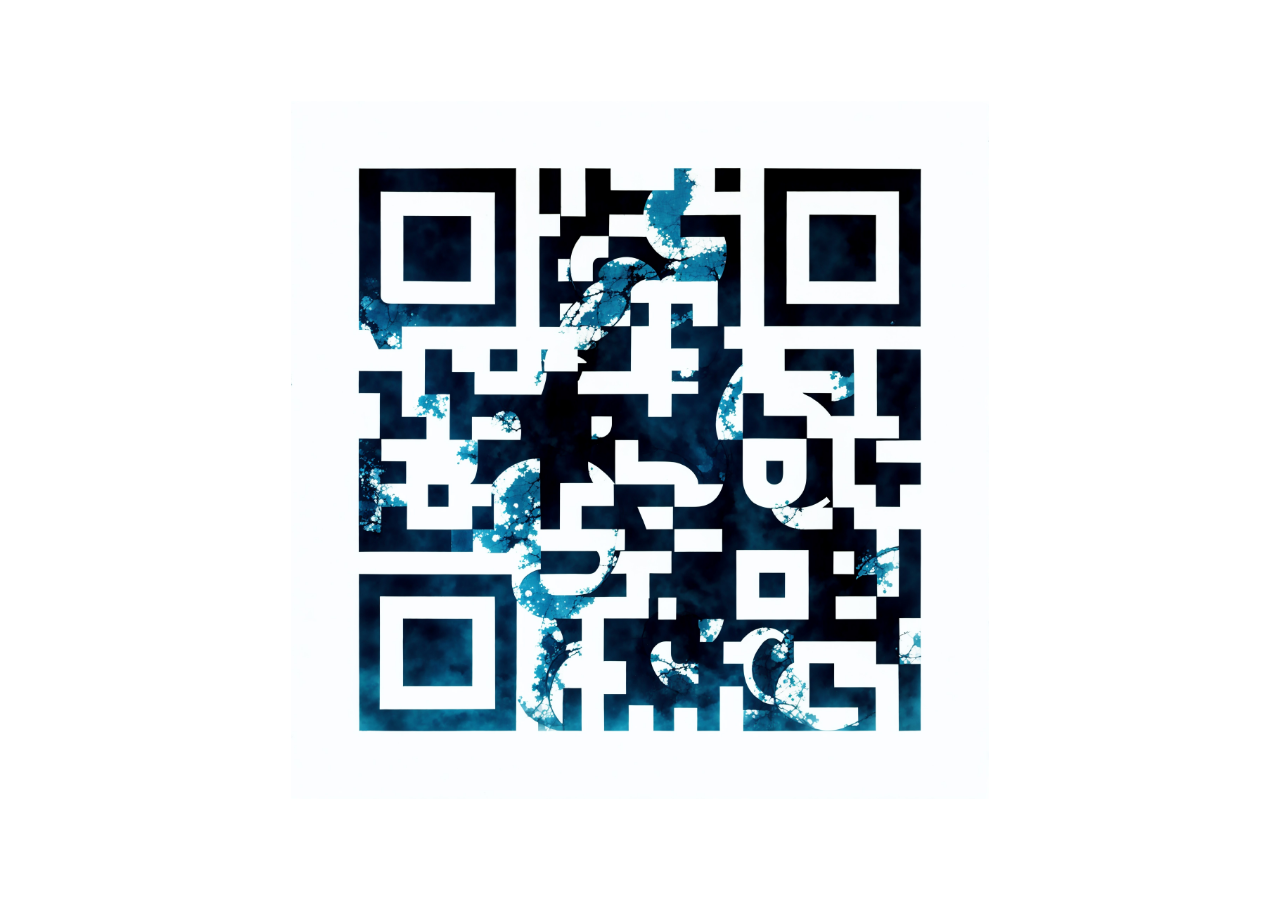
<file: docs/index.html>
<!DOCTYPE html>
<html lang="en">

<head>
    <meta charset="utf-8" />
    <title>qrcode.tokyo</title>
    <meta name="viewport" content="width=device-width,initial-scale=1" />
    <meta name="description" content="01100101011!" />
    <meta name="theme-color" content="#0d0d0e" />
    <meta property="og:title" content="qrcode.tokyo" />
    <meta property="og:description" content="01100101011!" />
    <meta property="og:type" content="website" />
    <meta property="og:url" content="https://qrcode.tokyo" />
    <meta property="og:image" content="/social.png" />
    <link rel="icon" href="favicon.svg" type="image/svg+xml" />
    <style>
        :root {
            --bg: #ffffff;
            --text: #111418;
            --muted: #5a6069;
            --accent: #2563eb;
            --radius: 14px;
            --font-stack: system-ui, -apple-system, Segoe UI, Roboto, Ubuntu,
                Cantarell, Noto Sans, sans-serif, Apple Color Emoji, Segoe UI Emoji;
        }

        @media (prefers-color-scheme: dark) {
            :root {
                --bg: #0d0f11;
                --text: #f5f7fa;
                --muted: #88919c;
                --accent: #3b82f6;
            }
        }

        * {
            box-sizing: border-box;
        }

        html,
        body {
            height: 100%;
        }

        body {
            margin: 0;
            font-family: var(--font-stack);
            -webkit-font-smoothing: antialiased;
            background: var(--bg);
            color: var(--text);
            line-height: 1.5;
            text-rendering: optimizeLegibility;
        }

        a {
            color: var(--accent);
            text-decoration: none;
        }

        a:hover {
            text-decoration: underline;
        }

        .random-splash {
            width: 100%;
            height: 100%;
            background-color: none;
            background-image: none;
            background-repeat: no-repeat;
            background-position: center;
            background-size: contain;
            position: absolute;
        }
    </style>
</head>

<body>
    <div class="random-splash"></div>
    <script>
        const splash = document.querySelector(".random-splash");
        const variants = [
            { url: "img/splash/splash01.jpg", backgroundColor: "white" },
            { url: "img/splash/splash02.jpg", backgroundColor: "white" },
            { url: "img/splash/splash03.jpg", backgroundColor: "white" },
            { url: "img/splash/splash04.jpg", backgroundColor: "white" },
            { url: "img/splash/splash05.jpg", backgroundColor: "white" },
            { url: "img/splash/splash06.jpg", backgroundColor: "white" },
            { url: "img/splash/splash07.jpg", backgroundColor: "white" },
            { url: "img/splash/splash08.jpg", backgroundColor: "white" },
            { url: "img/splash/splash09.jpg", backgroundColor: "white" },
            { url: "img/splash/splash10.jpg", backgroundColor: "white" },
            { url: "img/splash/splash11.jpg", backgroundColor: "black" },
            { url: "img/splash/splash12.jpg", backgroundColor: "black" },
            { url: "img/splash/splash13.jpg", backgroundColor: "black" },
            { url: "img/splash/splash14.jpg", backgroundColor: "#eddfd4" },
        ];
        const randomVariant =
            variants[Math.floor(Math.random() * variants.length)];
        splash.style.backgroundImage = `url(${randomVariant.url})`;
        splash.style.backgroundColor = randomVariant.backgroundColor;
    </script>
</body>

</html>
</file>
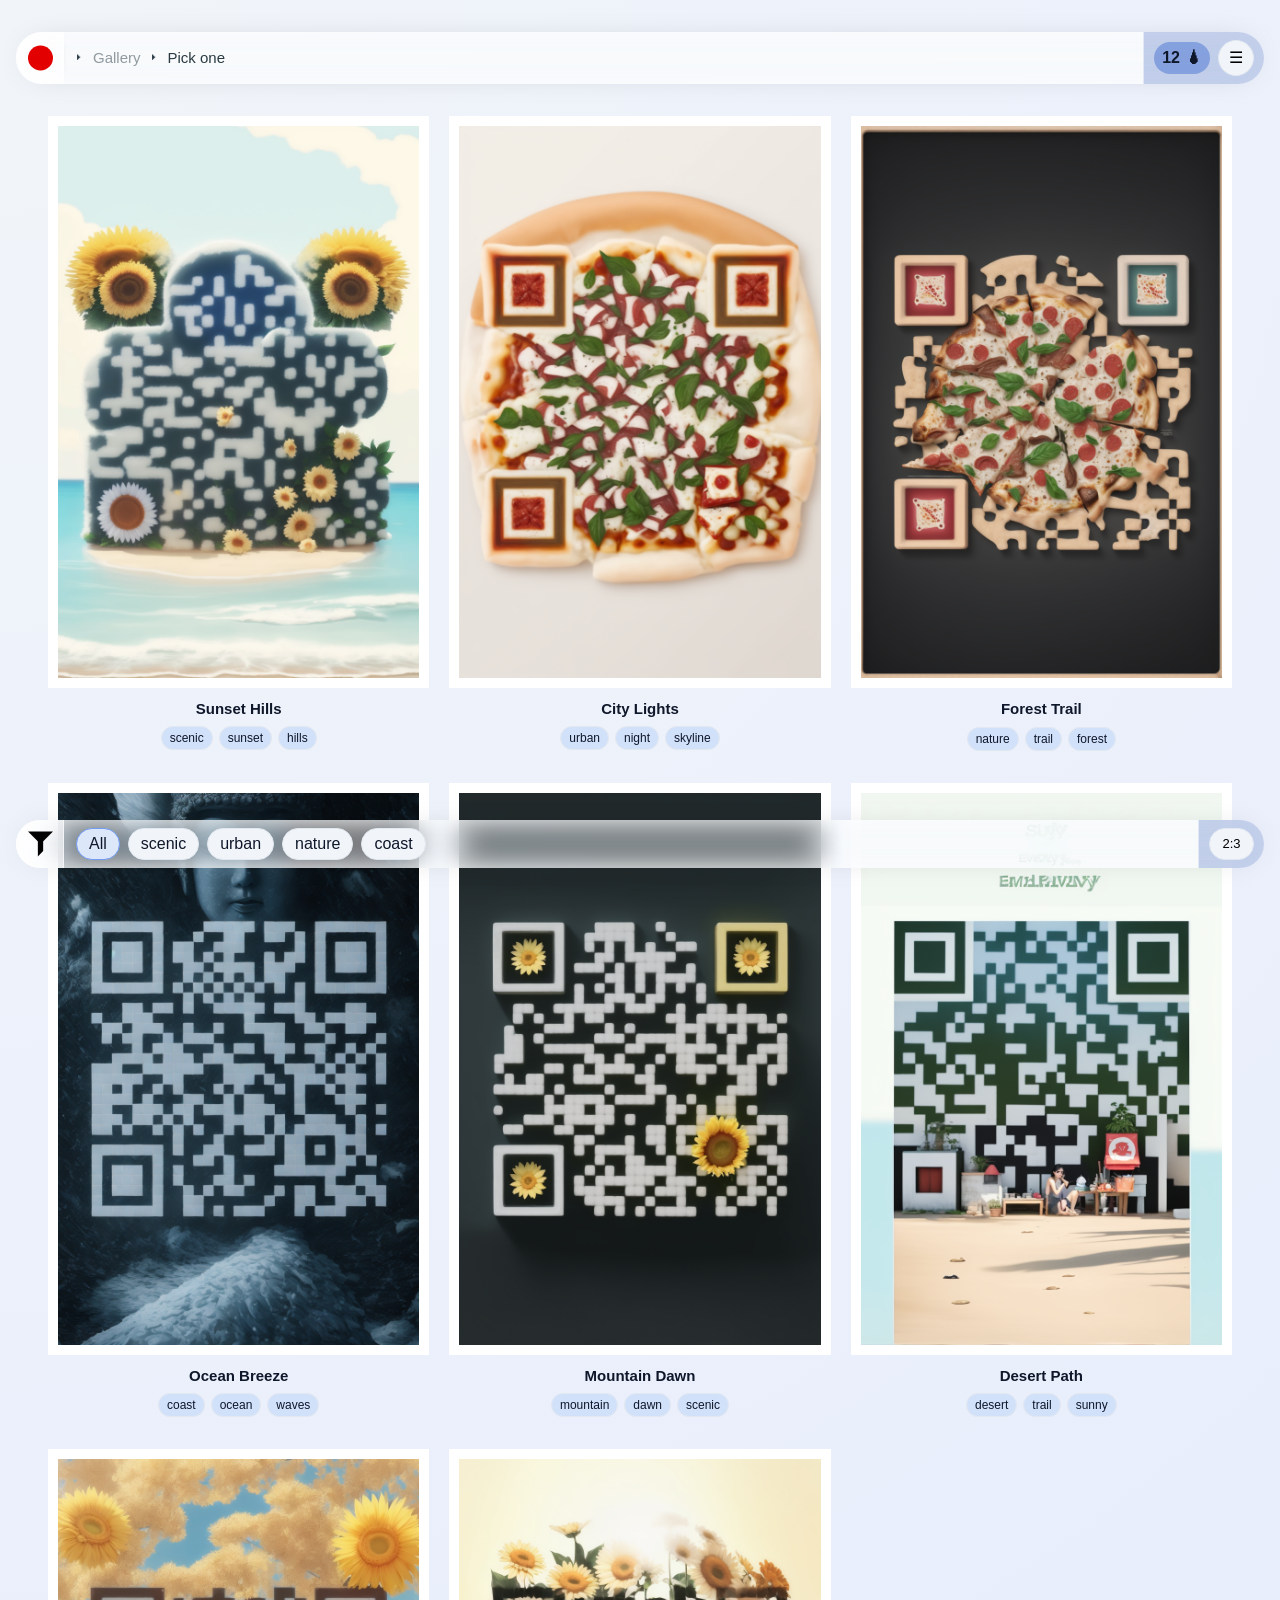
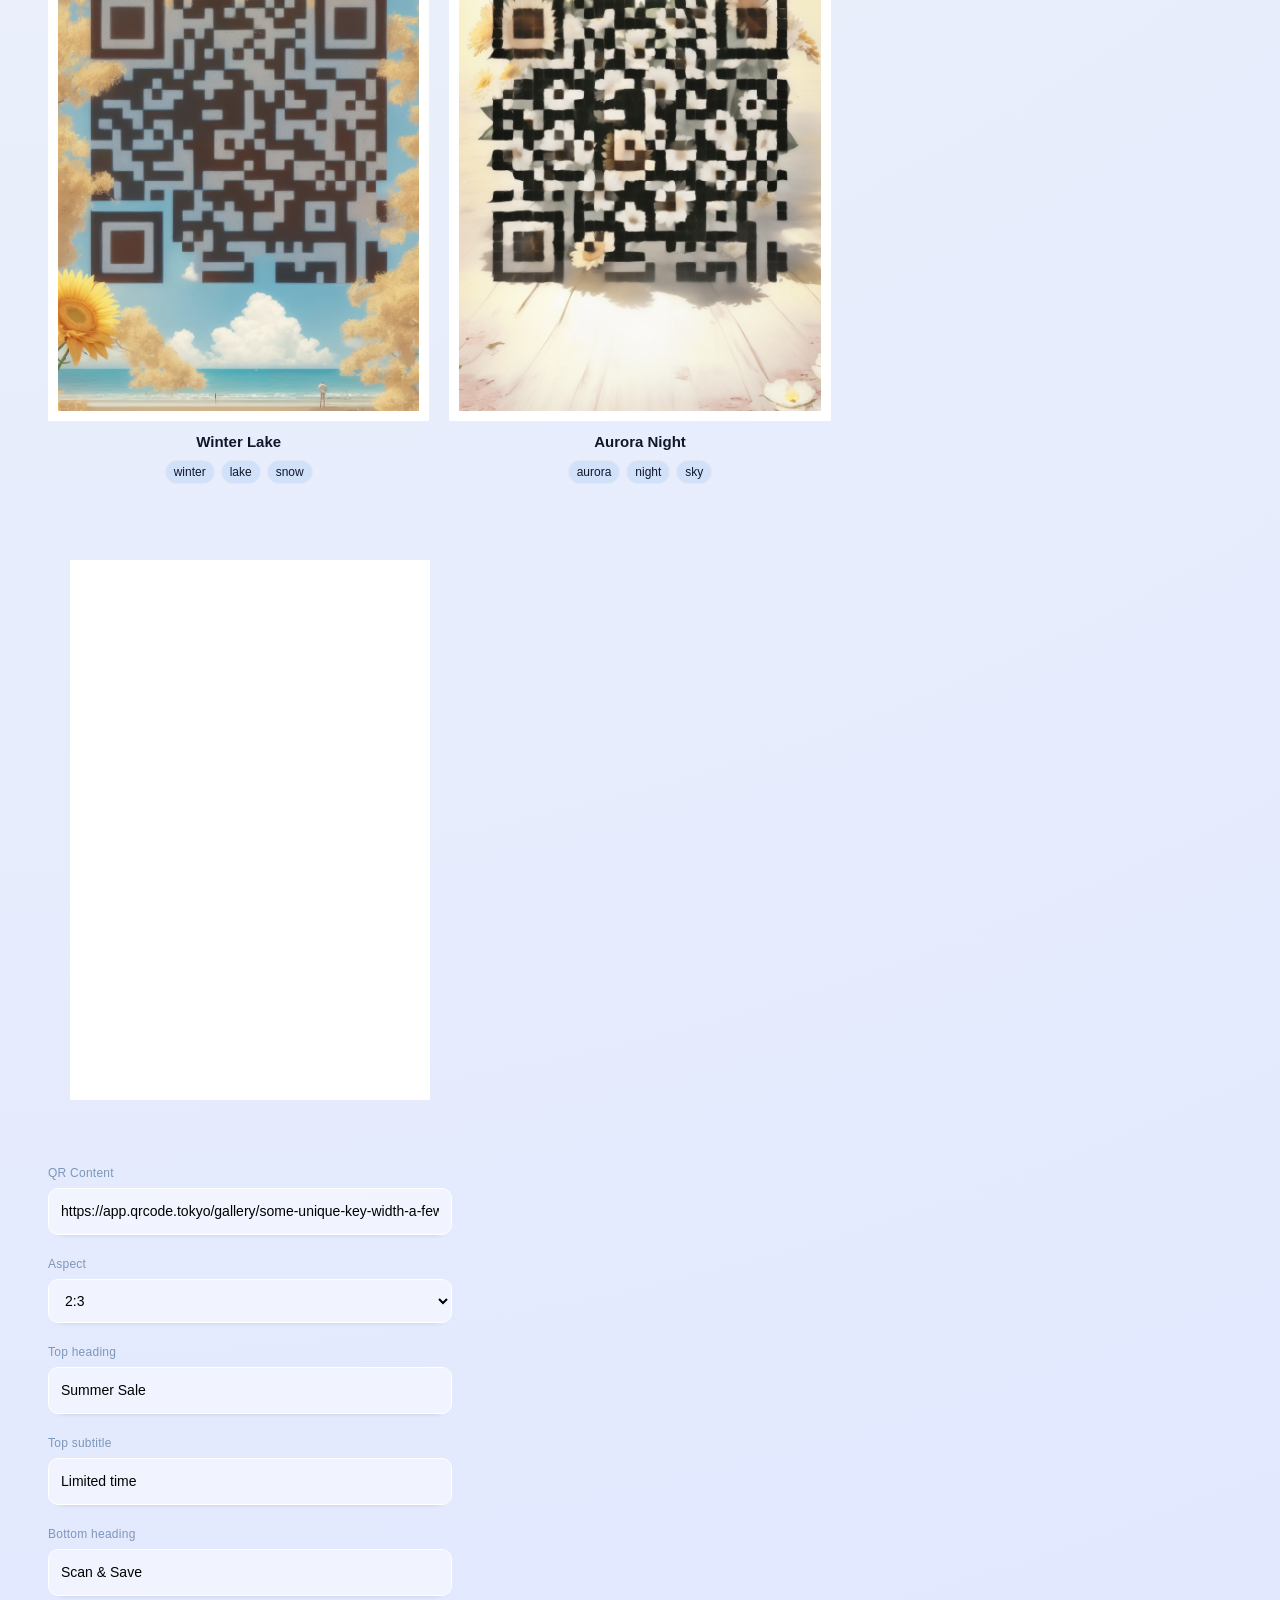
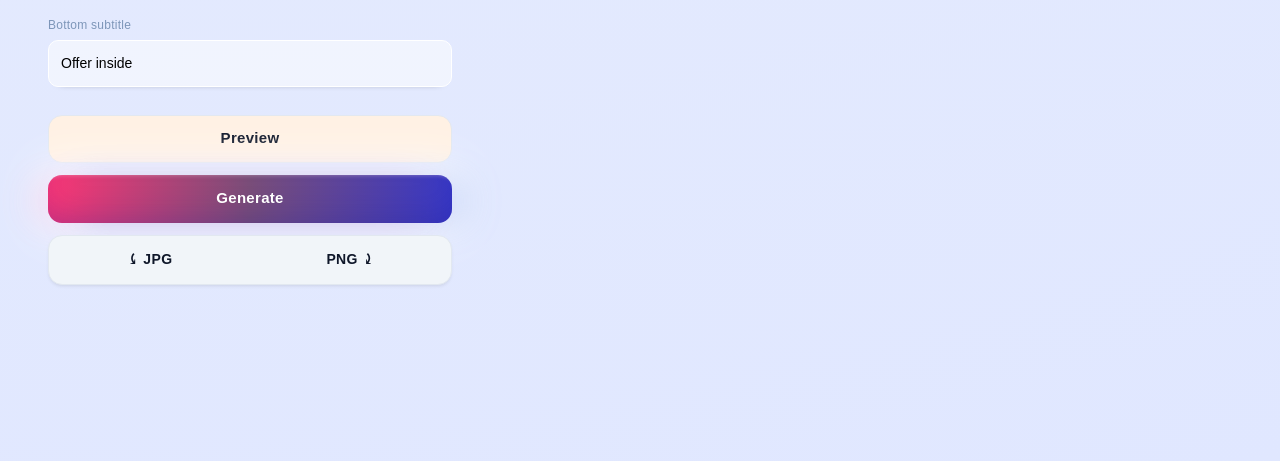
<file: docs/rc/index.html>
<!doctype html>
<html lang="en">

<head>
    <meta charset="utf-8" />
    <meta name="viewport" content="width=device-width, initial-scale=1, viewport-fit=cover" />
    <meta name="color-scheme" content="light dark" />
    <title>Gallery Prototype</title>
    <link rel="stylesheet" href="./styles.css" />
</head>

<body>
    <div class="app" id="app-root">
        <header class="app-header" role="banner" data-parallax-factor="0.25">
            <nav class="ui-bar ui-bar--header app-header__inner" role="group" aria-label="Header">
                <div class="ui-bar__icon" aria-label="Home">
                    <img src="./icons/home.svg" class="ui-icon" alt="Home" />
                </div>
                <div class="ui-bar__main">
                    <h3 class="ui-bar__title"><span class="arrow">🢒</span><a href="#">Gallery</a><span class="arrow">🢒</span><span>Pick one</span></h3>
                </div>
                <div class="ui-bar__side">
                    <span class="ink" aria-label="Ink balance">12<span class="ink__emoji"
                            aria-hidden="true">🌢</span></span>
                    <button class="icon-button menu-button" aria-label="Open menu" title="Menu" type="button">
                        <span aria-hidden="true">☰</span>
                    </button>
                    <button class="button sign-in" type="button" hidden>Sign in</button>
                </div>
            </nav>
        </header>

        <main id="content" class="app-main" role="main">
            <div class="relaxed-content">
                <ul class="card-list" aria-label="Gallery items">
                    <li class="card">
                        <a href="#" class="card__link" aria-label="Open item: Sunset Hills">
                            <figure class="card__figure">
                                <img class="card__image" alt="Sunset over rolling hills"
                                    src="./img/2-3/4rc/01.png" />
                                <figcaption class="card__caption">
                                    <h2 class="card__title">Sunset Hills</h2>
                                    <ul class="tag-list" aria-label="Tags">
                                        <li class="tag">scenic</li>
                                        <li class="tag">sunset</li>
                                        <li class="tag">hills</li>
                                    </ul>
                                </figcaption>
                            </figure>
                        </a>
                    </li>
                    <li class="card">
                        <a href="#" class="card__link" aria-label="Open item: City Lights">
                            <figure class="card__figure">
                                <img class="card__image" alt="Night city skyline"
                                    src="./img/2-3/4rc/02.png" />
                                <figcaption class="card__caption">
                                    <h2 class="card__title">City Lights</h2>
                                    <ul class="tag-list" aria-label="Tags">
                                        <li class="tag">urban</li>
                                        <li class="tag">night</li>
                                        <li class="tag">skyline</li>
                                    </ul>
                                </figcaption>
                            </figure>
                        </a>
                    </li>
                    <li class="card">
                        <a href="#" class="card__link" aria-label="Open item: Forest Trail">
                            <figure class="card__figure">
                                <img class="card__image" alt="Forest trail"
                                    src="./img/2-3/4rc/03.png" />
                                <figcaption class="card__caption">
                                    <h2 class="card__title">Forest Trail</h2>
                                    <ul class="tag-list" aria-label="Tags">
                                        <li class="tag">nature</li>
                                        <li class="tag">trail</li>
                                        <li class="tag">forest</li>
                                    </ul>
                                </figcaption>
                            </figure>
                        </a>
                    </li>
                    <li class="card">
                        <a href="#" class="card__link" aria-label="Open item: Ocean Breeze">
                            <figure class="card__figure">
                                <img class="card__image" alt="Ocean waves"
                                    src="./img/2-3/4rc/04.png" />
                                <figcaption class="card__caption">
                                    <h2 class="card__title">Ocean Breeze</h2>
                                    <ul class="tag-list" aria-label="Tags">
                                        <li class="tag">coast</li>
                                        <li class="tag">ocean</li>
                                        <li class="tag">waves</li>
                                    </ul>
                                </figcaption>
                            </figure>
                        </a>
                    </li>
                    <li class="card">
                        <a href="#" class="card__link" aria-label="Open item: Mountain Dawn">
                            <figure class="card__figure">
                                <img class="card__image" alt="Mountain at dawn" src="./img/2-3/4rc/05.png" />
                                <figcaption class="card__caption">
                                    <h2 class="card__title">Mountain Dawn</h2>
                                    <ul class="tag-list" aria-label="Tags">
                                        <li class="tag">mountain</li>
                                        <li class="tag">dawn</li>
                                        <li class="tag">scenic</li>
                                    </ul>
                                </figcaption>
                            </figure>
                        </a>
                    </li>
                    <li class="card">
                        <a href="#" class="card__link" aria-label="Open item: Desert Path">
                            <figure class="card__figure">
                                <img class="card__image" alt="Desert path" src="./img/2-3/4rc/06.png" />
                                <figcaption class="card__caption">
                                    <h2 class="card__title">Desert Path</h2>
                                    <ul class="tag-list" aria-label="Tags">
                                        <li class="tag">desert</li>
                                        <li class="tag">trail</li>
                                        <li class="tag">sunny</li>
                                    </ul>
                                </figcaption>
                            </figure>
                        </a>
                    </li>
                    <li class="card">
                        <a href="#" class="card__link" aria-label="Open item: Winter Lake">
                            <figure class="card__figure">
                                <img class="card__image" alt="Frozen winter lake" src="./img/2-3/4rc/07.png" />
                                <figcaption class="card__caption">
                                    <h2 class="card__title">Winter Lake</h2>
                                    <ul class="tag-list" aria-label="Tags">
                                        <li class="tag">winter</li>
                                        <li class="tag">lake</li>
                                        <li class="tag">snow</li>
                                    </ul>
                                </figcaption>
                            </figure>
                        </a>
                    </li>
                    <li class="card">
                        <a href="#" class="card__link" aria-label="Open item: Aurora Night">
                            <figure class="card__figure">
                                <img class="card__image" alt="Aurora night sky" src="./img/2-3/4rc/08.png" />
                                <figcaption class="card__caption">
                                    <h2 class="card__title">Aurora Night</h2>
                                    <ul class="tag-list" aria-label="Tags">
                                        <li class="tag">aurora</li>
                                        <li class="tag">night</li>
                                        <li class="tag">sky</li>
                                    </ul>
                                </figcaption>
                            </figure>
                        </a>
                    </li>
                </ul>
            </div>
            <div class="tight-content">
                <div class="sheet-scene-mockup"></div>
                <section class="gen-form-section" aria-labelledby="gen-form-title">
                    <h2 id="gen-form-title" class="visually-hidden">Generate New Item</h2>
                    <form class="gen-form" aria-label="New generation inputs" novalidate>
                        <div class="form-cluster">
                            <div class="field">
                                <label for="f-qr-content">QR Content</label>
                                <input id="f-qr-content" name="qrContent" type="text" placeholder="https://qrcode.tokyo"
                                    autocomplete="off" value="https://app.qrcode.tokyo/gallery/some-unique-key-width-a-few-words" />
                            </div>
                            <div class="field">
                                <label for="f-aspect">Aspect</label>
                                <select id="f-aspect" name="aspect">
                                    <option value="aspect-1-1">1:1</option>
                                    <option value="aspect-4-5">4:5</option>
                                    <option value="aspect-2-3" selected>2:3</option>
                                </select>
                            </div>
                            <div class="field">
                                <label for="f-top-heading">Top heading</label>
                                <input id="f-top-heading" name="topHeading" type="text" placeholder="Summer Sale" value="Summer Sale"/>
                            </div>
                            <div class="field">
                                <label for="f-top-subtitle">Top subtitle</label>
                                <input id="f-top-subtitle" name="topSubtitle" type="text" placeholder="Limited time" value="Limited time"/>
                            </div>
                            <div class="field">
                                <label for="f-bottom-heading">Bottom heading</label>
                                <input id="f-bottom-heading" name="bottomHeading" type="text"
                                    placeholder="Scan & Save" value="Scan & Save"/>
                            </div>
                            <div class="field">
                                <label for="f-bottom-subtitle">Bottom subtitle</label>
                                <input id="f-bottom-subtitle" name="bottomSubtitle" type="text"
                                    placeholder="Offer inside" value="Offer inside"/>
                            </div>
                        </div>
                        <div class="form-actions" role="group" aria-label="Actions">
                            <button type="button" class="btn btn--utility">Preview</button>
                            <button type="submit" class="btn btn--ultra">Generate</button>
                            <div class="btn-split" role="group" aria-label="Download image">
                                <button type="button" class="btn btn--split-left" data-download="jpg" aria-label="Download JPG">⤹ JPG</button>
                                <button type="button" class="btn btn--split-right" data-download="png" aria-label="Download PNG">PNG ⤸</button>
                            </div>
                        </div>
                    </form>
                </section>
            </div>
        </main>

        <footer class="filter-bar" role="contentinfo" aria-label="Filters">
            <nav class="ui-bar ui-bar--filter filter-bar__inner" role="group" aria-label="Filter controls">
                <div class="ui-bar__icon" aria-label="Filter options">
                    <img src="./icons/filter.svg" class="ui-icon" alt="Filters" />
                </div>
                <div class="ui-bar__main">
                    <div class="filter-bar__chips" role="group" aria-label="Tags">
                        <button type="button" class="chip is-active" aria-pressed="true">All</button>
                        <button type="button" class="chip" aria-pressed="false">scenic</button>
                        <button type="button" class="chip" aria-pressed="false">urban</button>
                        <button type="button" class="chip" aria-pressed="false">nature</button>
                        <button type="button" class="chip" aria-pressed="false">coast</button>
                    </div>
                </div>
                <div class="ui-bar__side">
                    <label for="aspect-select" class="visually-hidden">Aspect ratio</label>
                    <select id="aspect-select" class="aspect-select" aria-label="Aspect ratio">
                        <option value="any">Any</option>
                        <option value="1:1">1:1</option>
                        <option value="4:5">4:5</option>
                        <option value="2:3" selected>2:3</option>
                    </select>
                </div>
            </nav>
        </footer>
    </div>
    <script defer src="./app.js"></script>
</body>

</html>
</file>
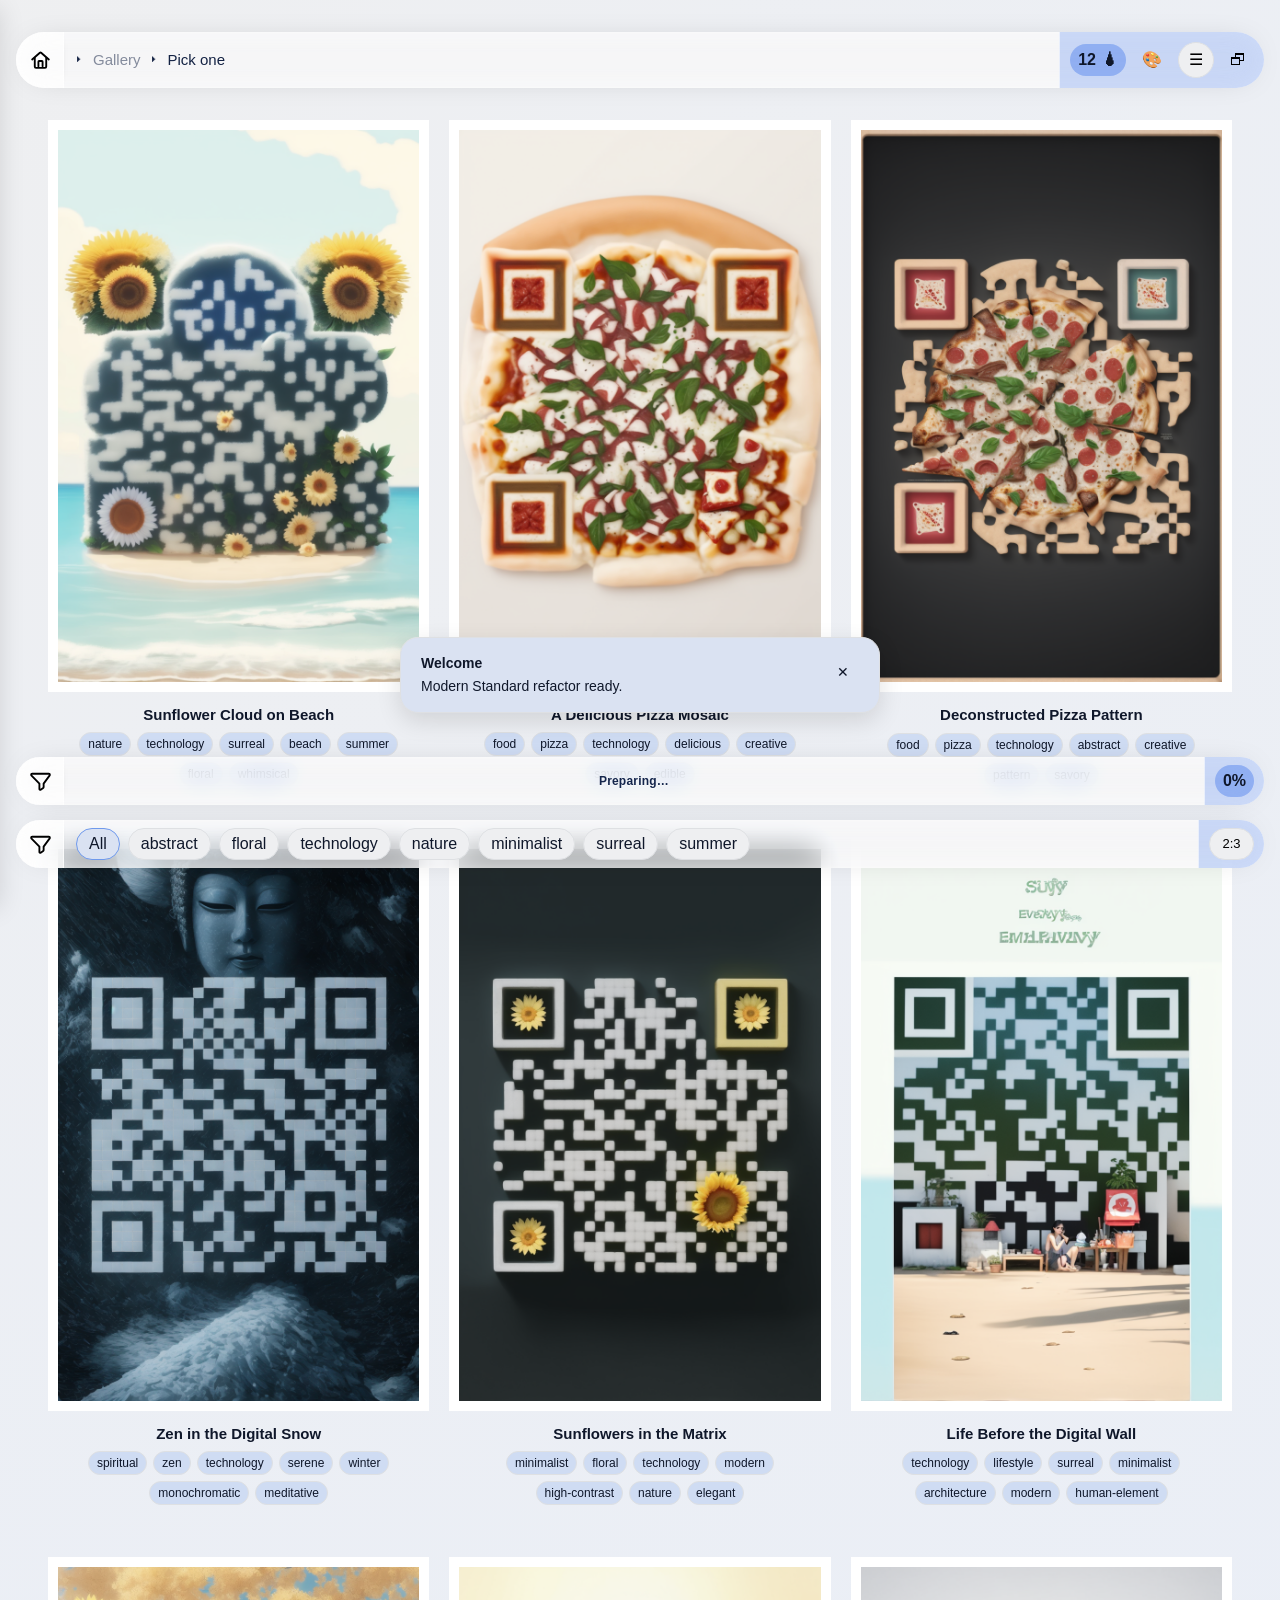
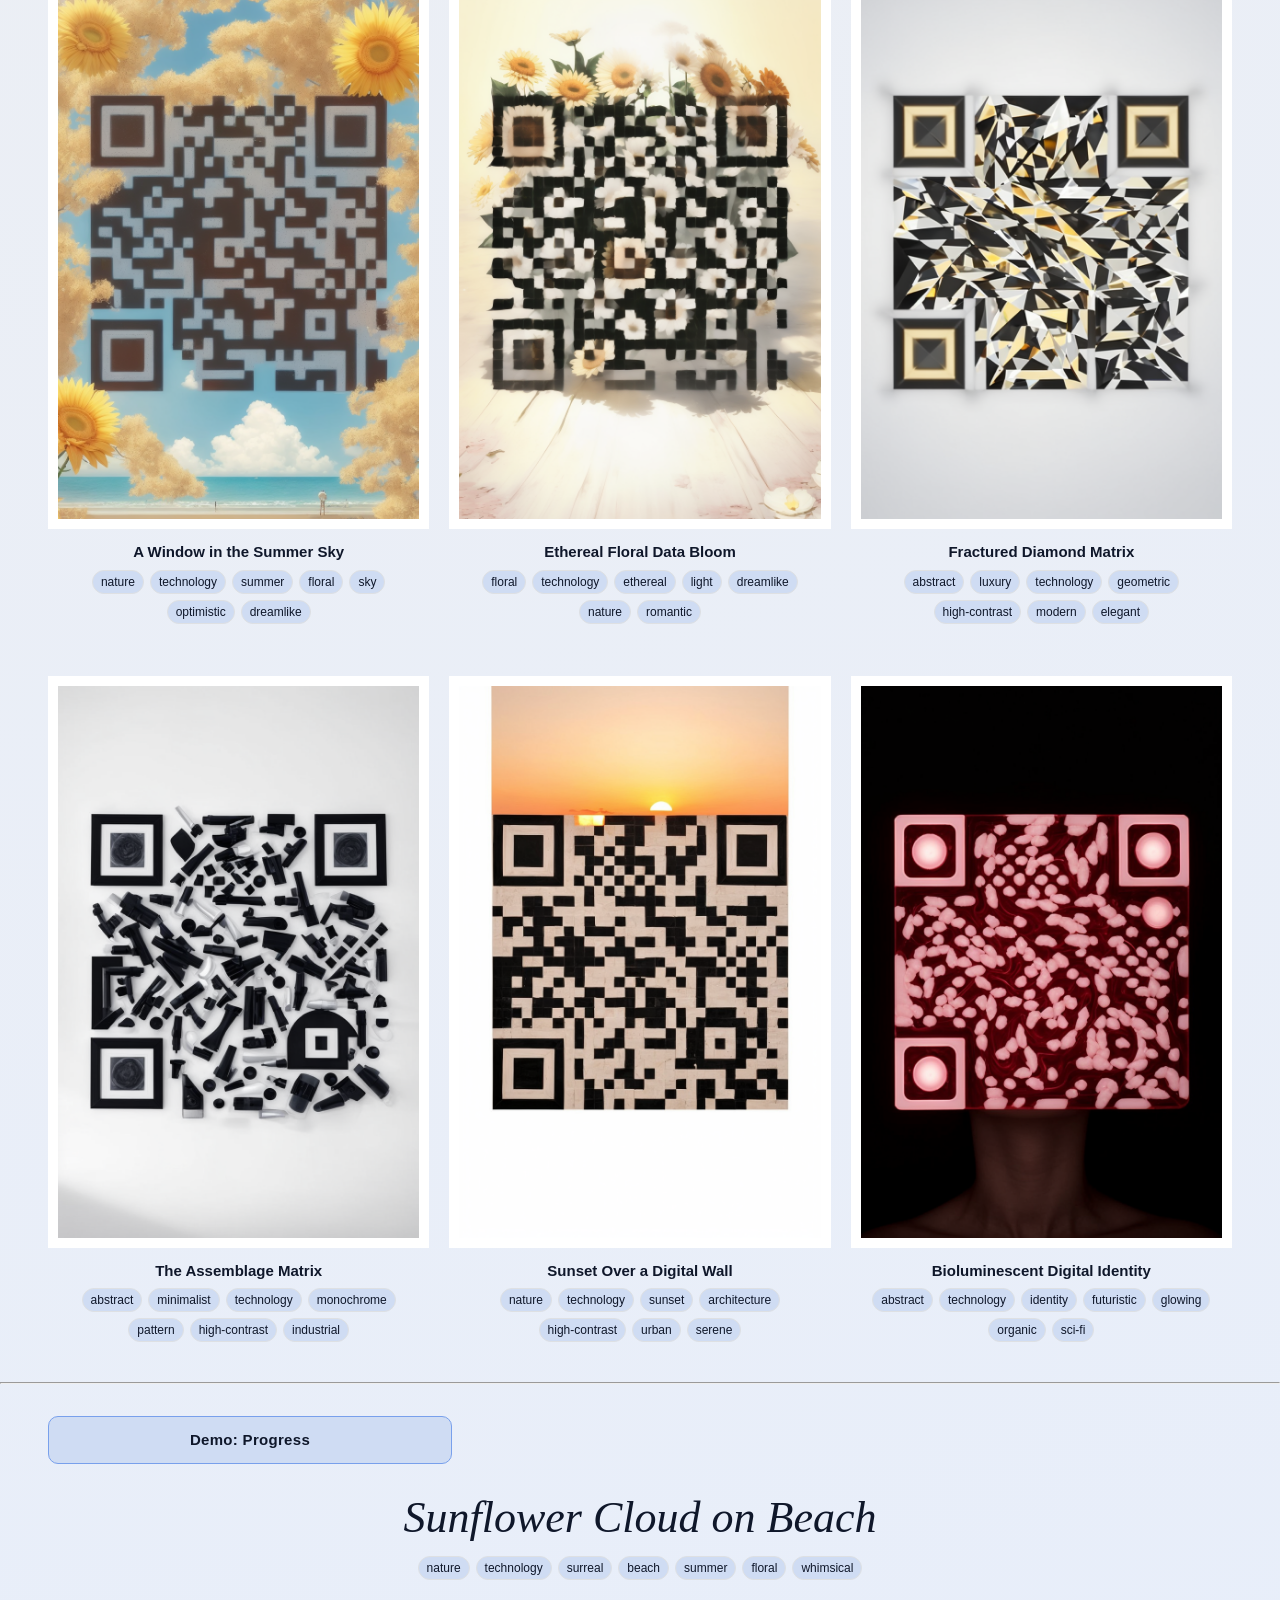
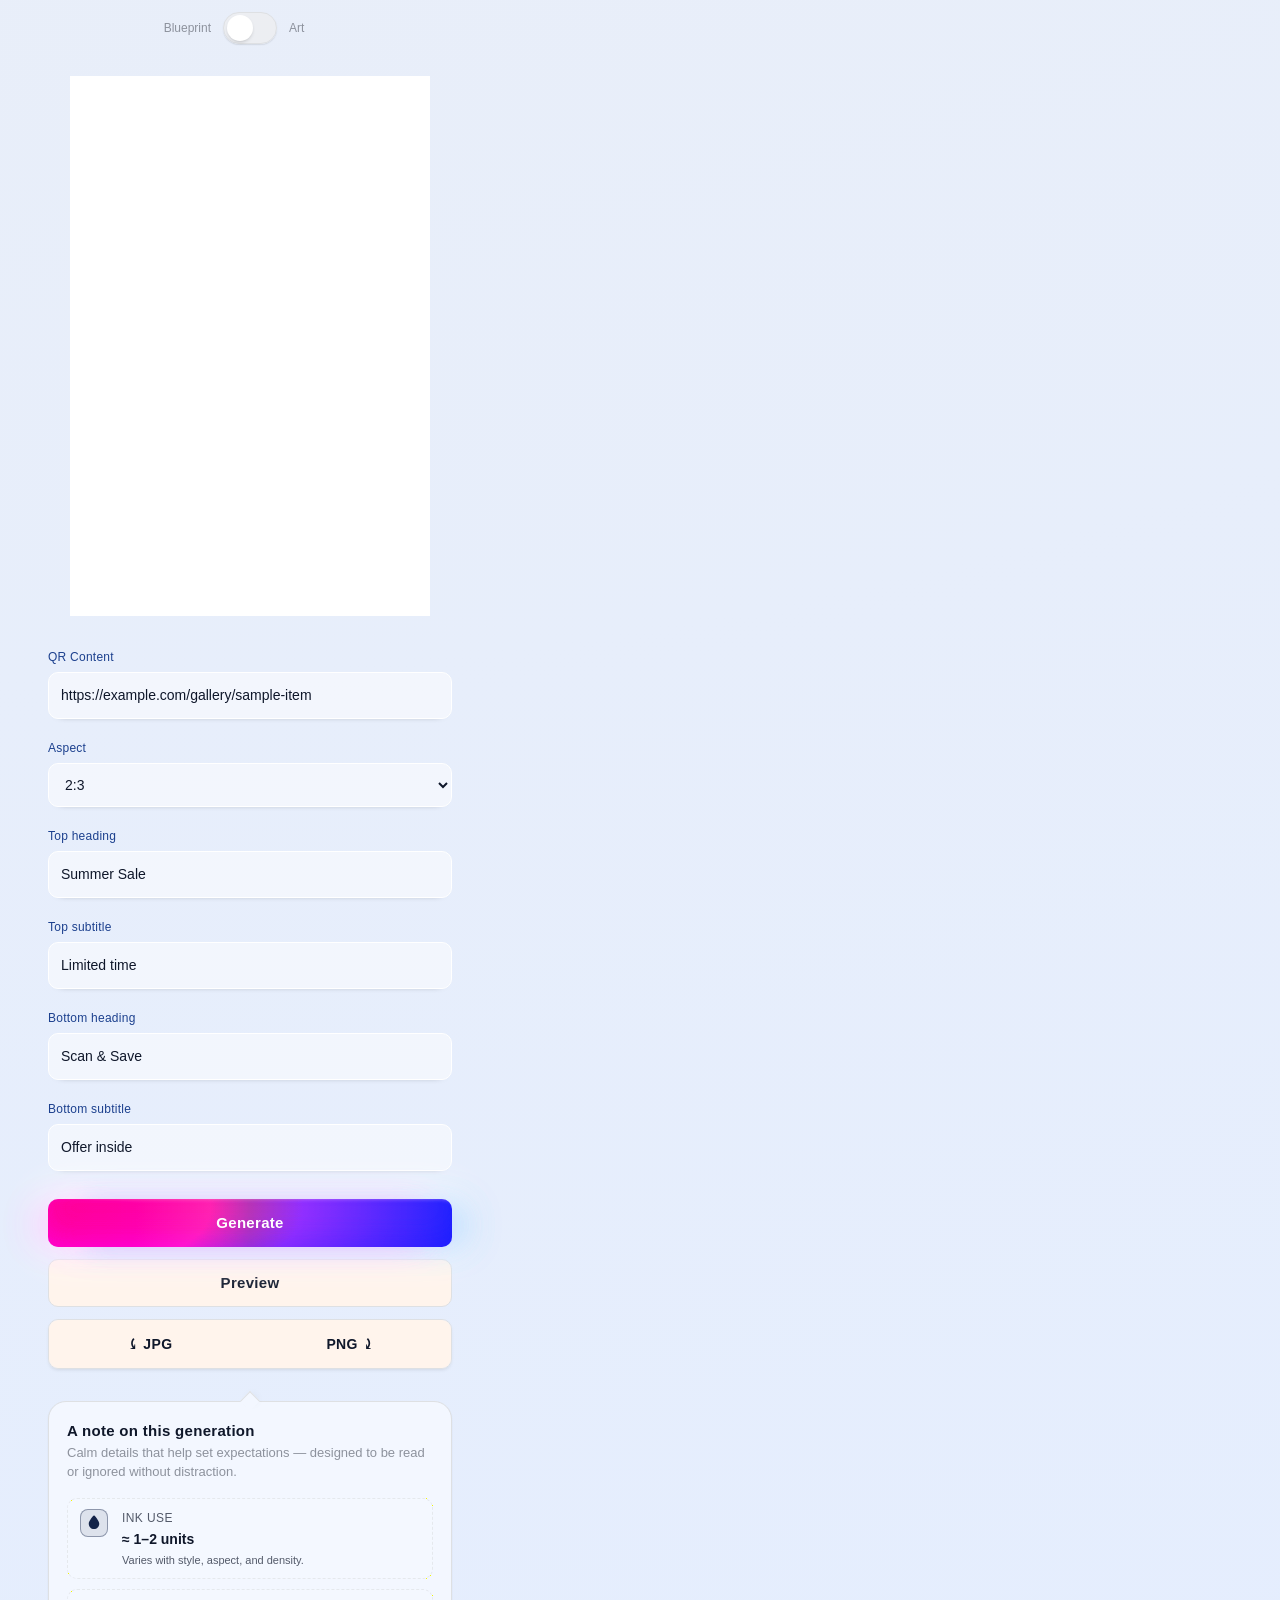
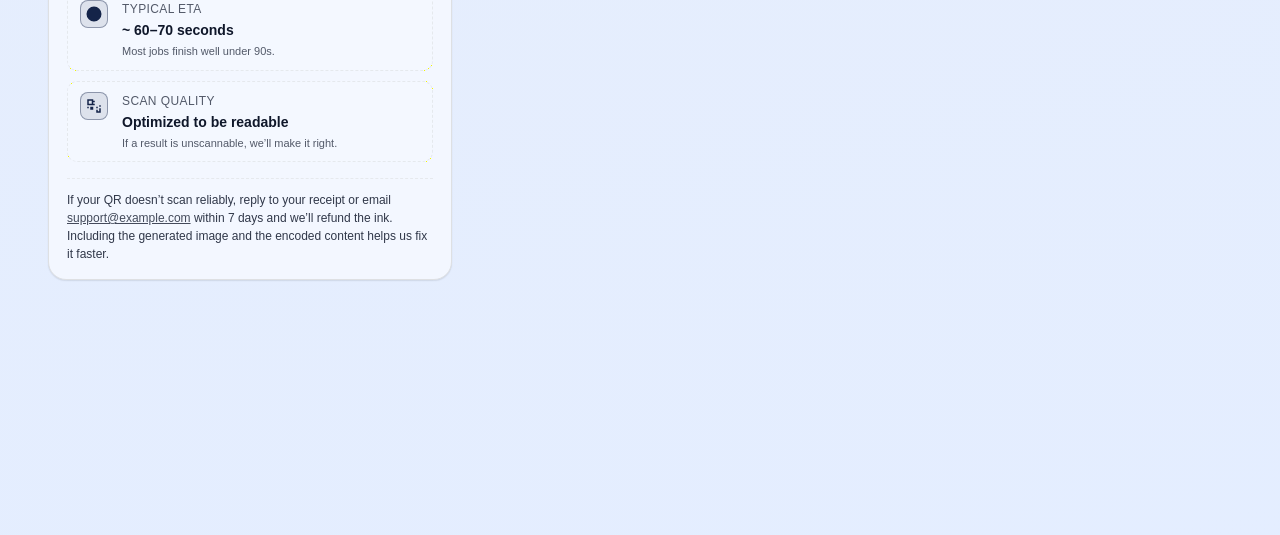
<file: docs/rc2/index.html>
<!doctype html>
<html lang="en">

<head>
    <meta charset="utf-8" />
    <meta name="viewport" content="width=device-width, initial-scale=1, viewport-fit=cover" />
    <meta name="color-scheme" content="light dark" />
    <title>Gallery Prototype (Refactored Modern Standard)</title>
    <link rel="stylesheet" href="./style.css" />
    <style>
        :root {
            --scrollbar-comp: 0px;
        }
    </style>
</head>

<body>
    <div class="app" id="app-root">

        <!-- Navigation Dialog  -->
        <dialog id="nav-dialog" class="overfly overfly--nav" aria-labelledby="main-nav-title" role="dialog"
            aria-modal="true">
            <aside class="overfly__panel" data-panel-root>
                <header class="main-nav__header">
                    <h2 id="main-nav-title" class="main-nav__title">Menu</h2>
                    <button type="button" class="main-nav__close" aria-label="Close menu"
                        data-dialog-close>&times;</button>
                </header>
                <nav class="main-nav" aria-label="Primary">
                    <ul class="main-nav__list" role="list">
                        <div class="main-nav__accent" aria-hidden="true"></div>
                        <li class="main-nav__item"><a href="#" class="main-nav__link is-current" data-nav-item><span
                                    class="main-nav__icon"><img src="./img/icons/gallery.svg" alt=""
                                        aria-hidden="true" /></span><span class="main-nav__label">Gallery</span></a>
                        </li>
                        <li class="main-nav__item"><a href="#" class="main-nav__link" data-nav-item><span
                                    class="main-nav__icon"><img src="./img/icons/generations.svg" alt=""
                                        aria-hidden="true" /></span><span class="main-nav__label">My
                                    Generations</span></a></li>
                        <li class="main-nav__item"><a href="#" class="main-nav__link" data-nav-item><span
                                    class="main-nav__icon"><img src="./img/icons/profile.svg" alt=""
                                        aria-hidden="true" /></span><span class="main-nav__label">Profile</span></a>
                        </li>
                        <li class="main-nav__item"><a href="#" class="main-nav__link" data-nav-item><span
                                    class="main-nav__icon"><img src="./img/icons/wallet.svg" alt=""
                                        aria-hidden="true" /></span><span class="main-nav__label">Wallet</span></a></li>
                        <li class="main-nav__item"><a href="#" class="main-nav__link" data-nav-item><span
                                    class="main-nav__icon"><img src="./img/icons/help.svg" alt=""
                                        aria-hidden="true" /></span><span class="main-nav__label">Help</span></a></li>
                        <li class="main-nav__item"><button type="button" class="main-nav__action"
                                data-nav-intent="signout" data-dialog-close><span class="main-nav__icon"><img
                                        src="./img/icons/signout.svg" alt="" aria-hidden="true" /></span><span
                                    class="main-nav__label">Sign Out</span></button></li>
                    </ul>
                </nav>
                <footer class="main-nav__footer" aria-label="Meta">
                    <div class="main-nav__meta">v0.1 prototype</div>
                </footer>
            </aside>
        </dialog>

        <!-- Info Modal Dialog -->
        <dialog id="info-dialog" class="overfly overfly--dialog" aria-labelledby="info-modal-title" role="dialog"
            aria-modal="true">
            <div class="overfly__panel dialog" data-panel-root>
                <header class="dialog__header">
                    <h2 id="info-modal-title" class="dialog__title">Demo Modal</h2>
                    <button type="button" class="dialog-close" aria-label="Close dialog" data-dialog-close>✕</button>
                </header>
                <div class="dialog__body">
                    <p>This is a unified dialog example (native &lt;dialog&gt;). Replace with real content later.</p>
                    <div style="display:flex; gap:12px; flex-wrap:wrap; margin-top:12px;">
                        <button type="button" class="btn btn-secondary" data-dialog-close>Close</button>
                        <button type="button" class="btn btn--utility" data-random-toast>Action</button>
                    </div>
                </div>
            </div>
        </dialog>


        <!-- Flying Header -->
        <div class="fly fly--top" data-parallax-factor="0.25" data-parallax-gamma="2"
            data-parallax-identity-distance="50">
            <div class="fly__measured">
                <header class="app-header" role="banner">
                    <nav class="ui-bar ui-bar--header app-header__inner" role="group" aria-label="Header">
                        <div class="ui-bar__icon" aria-label="Home">
                            <img src="./img/icons/home.svg" class="ui-icon" alt="Home" />
                        </div>
                        <div class="ui-bar__main">
                            <h3 class="ui-bar__title"><span class="arrow">🢒</span><a href="#">Gallery</a><span
                                    class="arrow">🢒</span><span>Pick one</span></h3>
                        </div>
                        <div class="ui-bar__side">
                            <span class="ink" aria-label="Ink balance">12<span class="ink__emoji"
                                    aria-hidden="true">🌢</span></span>
                            <button class="icon-button" type="button" aria-label="Toggle art mode" title="Art Mode"
                                data-mode-toggle>🎨</button>
                            <button class="icon-button menu-button" aria-label="Open menu" title="Menu" type="button"
                                data-dialog-open="nav-dialog"><span aria-hidden="true">☰</span></button>
                            <button class="button sign-in" type="button" hidden>Sign in</button>
                            <button class="icon-button" type="button" aria-label="Open modal demo" title="Modal"
                                data-dialog-open="info-dialog">🗗</button>
                        </div>
                    </nav>
                </header>
            </div>
            <div class="fly__extra" aria-hidden="true"></div>
        </div>

        <!-- Main Content -->
        <div class="app-main" role="main">
            <div class="content-column content-column--relaxed">
                <ul class="card-list" aria-label="Gallery items">
                    <!-- Cards copied from original -->
                    <li class="card"><a href="#" class="card__link" aria-label="Open item: Sunflower Cloud on Beach">
                            <figure class="card__figure"><img class="card__image" alt="Sunflower Cloud on Beach"
                                    src="./img/01.png" />
                                <figcaption class="card__caption">
                                    <h2 class="card__title">Sunflower Cloud on Beach</h2>
                                    <ul class="tag-list" aria-label="Tags">
                                        <li class="tag">nature</li>
                                        <li class="tag">technology</li>
                                        <li class="tag">surreal</li>
                                        <li class="tag">beach</li>
                                        <li class="tag">summer</li>
                                        <li class="tag">floral</li>
                                        <li class="tag">whimsical</li>
                                    </ul>
                                </figcaption>
                            </figure>
                        </a></li>
                    <li class="card"><a href="#" class="card__link" aria-label="Open item: A Delicious Pizza Mosaic">
                            <figure class="card__figure"><img class="card__image" alt="A Delicious Pizza Mosaic"
                                    src="./img/02.png" />
                                <figcaption class="card__caption">
                                    <h2 class="card__title">A Delicious Pizza Mosaic</h2>
                                    <ul class="tag-list" aria-label="Tags">
                                        <li class="tag">food</li>
                                        <li class="tag">pizza</li>
                                        <li class="tag">technology</li>
                                        <li class="tag">delicious</li>
                                        <li class="tag">creative</li>
                                        <li class="tag">savory</li>
                                        <li class="tag">edible</li>
                                    </ul>
                                </figcaption>
                            </figure>
                        </a></li>
                    <li class="card"><a href="#" class="card__link" aria-label="Open item: Deconstructed Pizza Pattern">
                            <figure class="card__figure"><img class="card__image" alt="Deconstructed Pizza Pattern"
                                    src="./img/03.png" />
                                <figcaption class="card__caption">
                                    <h2 class="card__title">Deconstructed Pizza Pattern</h2>
                                    <ul class="tag-list" aria-label="Tags">
                                        <li class="tag">food</li>
                                        <li class="tag">pizza</li>
                                        <li class="tag">technology</li>
                                        <li class="tag">abstract</li>
                                        <li class="tag">creative</li>
                                        <li class="tag">pattern</li>
                                        <li class="tag">savory</li>
                                    </ul>
                                </figcaption>
                            </figure>
                        </a></li>
                    <li class="card"><a href="#" class="card__link" aria-label="Open item: Zen in the Digital Snow">
                            <figure class="card__figure"><img class="card__image" alt="Zen in the Digital Snow"
                                    src="./img/04.png" />
                                <figcaption class="card__caption">
                                    <h2 class="card__title">Zen in the Digital Snow</h2>
                                    <ul class="tag-list" aria-label="Tags">
                                        <li class="tag">spiritual</li>
                                        <li class="tag">zen</li>
                                        <li class="tag">technology</li>
                                        <li class="tag">serene</li>
                                        <li class="tag">winter</li>
                                        <li class="tag">monochromatic</li>
                                        <li class="tag">meditative</li>
                                    </ul>
                                </figcaption>
                            </figure>
                        </a></li>
                    <li class="card"><a href="#" class="card__link" aria-label="Open item: Sunflowers in the Matrix">
                            <figure class="card__figure"><img class="card__image" alt="Sunflowers in the Matrix"
                                    src="./img/05.png" />
                                <figcaption class="card__caption">
                                    <h2 class="card__title">Sunflowers in the Matrix</h2>
                                    <ul class="tag-list" aria-label="Tags">
                                        <li class="tag">minimalist</li>
                                        <li class="tag">floral</li>
                                        <li class="tag">technology</li>
                                        <li class="tag">modern</li>
                                        <li class="tag">high-contrast</li>
                                        <li class="tag">nature</li>
                                        <li class="tag">elegant</li>
                                    </ul>
                                </figcaption>
                            </figure>
                        </a></li>
                    <li class="card"><a href="#" class="card__link"
                            aria-label="Open item: Life Before the Digital Wall">
                            <figure class="card__figure"><img class="card__image" alt="Life Before the Digital Wall"
                                    src="./img/06.png" />
                                <figcaption class="card__caption">
                                    <h2 class="card__title">Life Before the Digital Wall</h2>
                                    <ul class="tag-list" aria-label="Tags">
                                        <li class="tag">technology</li>
                                        <li class="tag">lifestyle</li>
                                        <li class="tag">surreal</li>
                                        <li class="tag">minimalist</li>
                                        <li class="tag">architecture</li>
                                        <li class="tag">modern</li>
                                        <li class="tag">human-element</li>
                                    </ul>
                                </figcaption>
                            </figure>
                        </a></li>
                    <li class="card"><a href="#" class="card__link" aria-label="Open item: A Window in the Summer Sky">
                            <figure class="card__figure"><img class="card__image" alt="A Window in the Summer Sky"
                                    src="./img/07.png" />
                                <figcaption class="card__caption">
                                    <h2 class="card__title">A Window in the Summer Sky</h2>
                                    <ul class="tag-list" aria-label="Tags">
                                        <li class="tag">nature</li>
                                        <li class="tag">technology</li>
                                        <li class="tag">summer</li>
                                        <li class="tag">floral</li>
                                        <li class="tag">sky</li>
                                        <li class="tag">optimistic</li>
                                        <li class="tag">dreamlike</li>
                                    </ul>
                                </figcaption>
                            </figure>
                        </a></li>
                    <li class="card"><a href="#" class="card__link" aria-label="Open item: Ethereal Floral Data Bloom">
                            <figure class="card__figure"><img class="card__image" alt="Ethereal Floral Data Bloom"
                                    src="./img/08.png" />
                                <figcaption class="card__caption">
                                    <h2 class="card__title">Ethereal Floral Data Bloom</h2>
                                    <ul class="tag-list" aria-label="Tags">
                                        <li class="tag">floral</li>
                                        <li class="tag">technology</li>
                                        <li class="tag">ethereal</li>
                                        <li class="tag">light</li>
                                        <li class="tag">dreamlike</li>
                                        <li class="tag">nature</li>
                                        <li class="tag">romantic</li>
                                    </ul>
                                </figcaption>
                            </figure>
                        </a></li>
                    <li class="card"><a href="#" class="card__link" aria-label="Open item: Fractured Diamond Matrix">
                            <figure class="card__figure"><img class="card__image" alt="Fractured Diamond Matrix"
                                    src="./img/09.png" />
                                <figcaption class="card__caption">
                                    <h2 class="card__title">Fractured Diamond Matrix</h2>
                                    <ul class="tag-list" aria-label="Tags">
                                        <li class="tag">abstract</li>
                                        <li class="tag">luxury</li>
                                        <li class="tag">technology</li>
                                        <li class="tag">geometric</li>
                                        <li class="tag">high-contrast</li>
                                        <li class="tag">modern</li>
                                        <li class="tag">elegant</li>
                                    </ul>
                                </figcaption>
                            </figure>
                        </a></li>
                    <li class="card"><a href="#" class="card__link" aria-label="Open item: The Assemblage Matrix">
                            <figure class="card__figure"><img class="card__image" alt="The Assemblage Matrix"
                                    src="./img/10.png" />
                                <figcaption class="card__caption">
                                    <h2 class="card__title">The Assemblage Matrix</h2>
                                    <ul class="tag-list" aria-label="Tags">
                                        <li class="tag">abstract</li>
                                        <li class="tag">minimalist</li>
                                        <li class="tag">technology</li>
                                        <li class="tag">monochrome</li>
                                        <li class="tag">pattern</li>
                                        <li class="tag">high-contrast</li>
                                        <li class="tag">industrial</li>
                                    </ul>
                                </figcaption>
                            </figure>
                        </a></li>
                    <li class="card"><a href="#" class="card__link" aria-label="Open item: Sunset Over a Digital Wall">
                            <figure class="card__figure"><img class="card__image" alt="Sunset Over a Digital Wall"
                                    src="./img/11.png" />
                                <figcaption class="card__caption">
                                    <h2 class="card__title">Sunset Over a Digital Wall</h2>
                                    <ul class="tag-list" aria-label="Tags">
                                        <li class="tag">nature</li>
                                        <li class="tag">technology</li>
                                        <li class="tag">sunset</li>
                                        <li class="tag">architecture</li>
                                        <li class="tag">high-contrast</li>
                                        <li class="tag">urban</li>
                                        <li class="tag">serene</li>
                                    </ul>
                                </figcaption>
                            </figure>
                        </a></li>
                    <li class="card"><a href="#" class="card__link"
                            aria-label="Open item: Bioluminescent Digital Identity">
                            <figure class="card__figure"><img class="card__image" alt="Bioluminescent Digital Identity"
                                    src="./img/12.png" />
                                <figcaption class="card__caption">
                                    <h2 class="card__title">Bioluminescent Digital Identity</h2>
                                    <ul class="tag-list" aria-label="Tags">
                                        <li class="tag">abstract</li>
                                        <li class="tag">technology</li>
                                        <li class="tag">identity</li>
                                        <li class="tag">futuristic</li>
                                        <li class="tag">glowing</li>
                                        <li class="tag">organic</li>
                                        <li class="tag">sci-fi</li>
                                    </ul>
                                </figcaption>
                            </figure>
                        </a></li>
                </ul>
            </div>
            <hr class="the-separator" />
            <div class="content-column content-column--tight">
                <section class="gen-form-section">
                    <form class="gen-form" aria-label="New generation setup" novalidate>
                        <div class="form-actions" role="group" aria-label="Actions">
                            <button type="button" class="btn btn-secondary" id="debug-half-progress"
                                title="Template demo: show progress bar at 50%">Demo: Progress</button>
                        </div>
                    </form>
                </section>
            </div>
            <div class="content-column content-column--relaxed">
                <div class="generation__caption">
                    <h2 class="generation__title">Sunflower Cloud on Beach</h2>
                    <ul class="tag-list" aria-label="Tags">
                        <li class="tag">nature</li>
                        <li class="tag">technology</li>
                        <li class="tag">surreal</li>
                        <li class="tag">beach</li>
                        <li class="tag">summer</li>
                        <li class="tag">floral</li>
                        <li class="tag">whimsical</li>
                    </ul>
                </div>
            </div>
            <div class="content-column content-column--tight">
                <div class="toggle-mockup">
                    <label class="toggle" aria-label="Toggle blueprint/art">
                        <input class="toggle__input" type="checkbox" />
                        <span class="toggle__track" aria-hidden="true">
                            <span class="toggle__thumb"></span>
                        </span>
                    </label>
                </div>
                <div class="sheet-scene-mockup"></div>
                <section class="gen-form-section" aria-labelledby="gen-form-title">
                    <h2 id="gen-form-title" class="visually-hidden">Generate New Item</h2>
                    <form class="gen-form" aria-label="New generation inputs" novalidate>
                        <div class="form-cluster">
                            <div class="field length-field" data-soft-limit="120" data-hard-limit="160">
                                <label for="f-qr-content">QR Content</label>
                                <input id="f-qr-content" name="qrContent" type="text"
                                    placeholder="https://example.com/your-content" autocomplete="off"
                                    aria-describedby="qr-length-hint" value="https://example.com/gallery/sample-item" />
                                <div id="qr-length-hint" class="length-hint" role="status" aria-live="polite" hidden>
                                    <div class="length-hint__inner">
                                        <div class="length-hint__title">Tighten It Up</div>
                                        <p class="length-hint__summary"><span class="length-hint__count"
                                                data-part="count">0</span> chars — aim for under <span
                                                data-part="soft"></span> (hard stop <span data-part="hard"></span>).</p>
                                        <ul class="length-hint__tips">
                                            <li>Remove filler words + trailing slashes.</li>
                                            <li>Prefer canonical root over deep query params.</li>
                                            <li>Use short UTM codes only if required.</li>
                                            <li>Compress meaning: replace phrases with keywords.</li>
                                        </ul>
                                        <p class="length-hint__why">Shorter = denser QR modules → faster scanning,
                                            cleaner visual balance.</p>
                                    </div>
                                </div>
                            </div>
                            <div class="field"><label for="f-aspect">Aspect</label><select id="f-aspect" name="aspect">
                                    <option value="aspect-1-1">1:1</option>
                                    <option value="aspect-4-5">4:5</option>
                                    <option value="aspect-2-3" selected>2:3</option>
                                </select></div>
                            <div class="field"><label for="f-top-heading">Top heading</label><input id="f-top-heading"
                                    name="topHeading" type="text" placeholder="Summer Sale" value="Summer Sale" /></div>
                            <div class="field"><label for="f-top-subtitle">Top subtitle</label><input id="f-top-subtitle"
                                    name="topSubtitle" type="text" placeholder="Limited time" value="Limited time" /></div>
                            <div class="field"><label for="f-bottom-heading">Bottom heading</label><input
                                    id="f-bottom-heading" name="bottomHeading" type="text" placeholder="Scan & Save"
                                    value="Scan & Save" /></div>
                            <div class="field"><label for="f-bottom-subtitle">Bottom subtitle</label><input
                                    id="f-bottom-subtitle" name="bottomSubtitle" type="text" placeholder="Offer inside"
                                    value="Offer inside" /></div>
                        </div>
                        <div class="form-actions" role="group" aria-label="Actions">
                            <button type="submit" class="btn btn--ultra">Generate</button>
                            <button type="button" class="btn btn--utility" data-random-toast>Preview</button>
                            <div class="btn-split" role="group" aria-label="Download image">
                                <button type="button" class="btn btn--split-left" data-download="jpg"
                                    aria-label="Download JPG">⤹ JPG</button>
                                <button type="button" class="btn btn--split-right" data-download="png"
                                    aria-label="Download PNG">PNG ⤸</button>
                            </div>
                        </div>
                    </form>
                </section>
                <!-- Generation Note: calm, structured info block under actions -->
                <section class="generation-note" aria-labelledby="gen-note-title">
                    <div class="generation-note__inner">
                        <header class="generation-note__header">
                            <h3 id="gen-note-title" class="generation-note__title">A note on this generation</h3>
                            <p class="generation-note__subtitle">Calm details that help set expectations — designed to be read or ignored without distraction.</p>
                        </header>
                        <ul class="generation-note__facts" role="list">
                            <li class="fact">
                                <span class="fact__icon" aria-hidden="true">
                                    <!-- Ink drop icon -->
                                    <svg viewBox="0 0 24 24" class="icon"><path fill="currentColor" d="M12 2c.3 0 .6.12.8.36 2.54 2.86 6.2 7.47 6.2 10.64 0 3.94-3.13 7.14-7 7.14s-7-3.2-7-7.14C5 9.83 8.66 5.22 11.2 2.36A1.1 1.1 0 0 1 12 2Z"/></svg>
                                </span>
                                <div class="fact__body">
                                    <div class="fact__label">Ink use</div>
                                    <div class="fact__value">≈ 1–2 units</div>
                                    <div class="fact__meta">Varies with style, aspect, and density.</div>
                                </div>
                            </li>
                            <li class="fact">
                                <span class="fact__icon" aria-hidden="true">
                                    <!-- Clock icon -->
                                    <svg viewBox="0 0 24 24" class="icon"><path fill="currentColor" d="M12 2a10 10 0 1 1 0 20A10 10 0 0 1 12 2Zm1 5v4.59l3.12 3.13a1 1 0 0 1-1.41 1.41l-3.4-3.39A1.99 1.99 0 0 1 10 12V7a1 1 0 1 1 2 0Z"/></svg>
                                </span>
                                <div class="fact__body">
                                    <div class="fact__label">Typical ETA</div>
                                    <div class="fact__value">~ 60–70 seconds</div>
                                    <div class="fact__meta">Most jobs finish well under 90s.</div>
                                </div>
                            </li>
                            <li class="fact">
                                <span class="fact__icon" aria-hidden="true">
                                    <!-- QR icon -->
                                    <svg viewBox="0 0 24 24" class="icon"><path fill="currentColor" d="M3 3h8v8H3V3Zm2 2v4h4V5H5Zm6 0h2v2h-2V5Zm0 4h2v2h-2V9ZM3 13h2v2H3v-2Zm4 0h4v4H7v-4Zm2 2v0h0v0h0Zm6-2h2v2h-2v-2Zm0 4h2v2h-2v-2Zm4-6h2v2h-2V9Zm0 4h2v6h-6v-2h4v-4Z"/></svg>
                                </span>
                                <div class="fact__body">
                                    <div class="fact__label">Scan quality</div>
                                    <div class="fact__value">Optimized to be readable</div>
                                    <div class="fact__meta">If a result is unscannable, we’ll make it right.</div>
                                </div>
                            </li>
                        </ul>
                        <div class="generation-note__fine">
                            <p>If your QR doesn’t scan reliably, reply to your receipt or email <a href="mailto:support@example.com?subject=Refund%20request%3A%20unscannable%20QR">support@example.com</a> within 7&nbsp;days and we’ll refund the ink. Including the generated image and the encoded content helps us fix it faster.</p>
                        </div>
                    </div>
                </section>
            </div>
        </div>

        <!-- Flying Footer -->
        <div class="fly fly--bottom">
            <div class="fly__extra">
                <div id="portal-root" class="fly-messages" aria-live="polite" aria-atomic="false" role="region"
                    aria-label="App messages"></div>
            </div>
            <div class="fly__measured">
                <footer class="app-footer" role="contentinfo">
                    <nav class="ui-bar ui-bar--progress app-footer__inner" role="group" aria-label="Generation progress"
                        hidden>
                        <div class="ui-bar__icon" aria-hidden="true"><img src="./img/icons/filter.svg" class="ui-icon"
                                alt="Progress" /></div>
                        <div class="ui-bar__main" role="progressbar" aria-label="Progress" aria-valuemin="0"
                            aria-valuemax="100" aria-valuenow="0">
                            <div class="ui-progress__fill" style="--progress:0"></div>
                            <div class="ui-progress__label" aria-hidden="true">Preparing…</div>
                        </div>
                        <div class="ui-bar__side"><span class="ink" aria-label="Percent done"><span
                                    class="progress-percent">0%</span></span></div>
                    </nav>
                    <nav class="ui-bar ui-bar--filter app-footer__inner" role="group" aria-label="Filter controls">
                        <div class="ui-bar__icon" aria-label="Filter options"><img src="./img/icons/filter.svg"
                                class="ui-icon" alt="Filters" /></div>
                        <div class="ui-bar__main">
                            <div class="filters__chips" role="group" aria-label="Tags">
                                <button type="button" class="chip is-active" aria-pressed="true">All</button>
                                <button type="button" class="chip" aria-pressed="false">abstract</button>
                                <button type="button" class="chip" aria-pressed="false">floral</button>
                                <button type="button" class="chip" aria-pressed="false">technology</button>
                                <button type="button" class="chip" aria-pressed="false">nature</button>
                                <button type="button" class="chip" aria-pressed="false">minimalist</button>
                                <button type="button" class="chip" aria-pressed="false">surreal</button>
                                <button type="button" class="chip" aria-pressed="false">summer</button>
                            </div>
                        </div>
                        <div class="ui-bar__side">
                            <select id="aspect-select" class="aspect-select" aria-label="Aspect ratio">
                                <option value="any">Any</option>
                                <option value="1:1">1:1</option>
                                <option value="4:5">4:5</option>
                                <option value="2:3" selected>2:3</option>
                            </select>
                        </div>
                    </nav>
                </footer>
            </div>
        </div>
    </div>
    <script defer src="./app.js"></script>
</body>

</html>
</file>
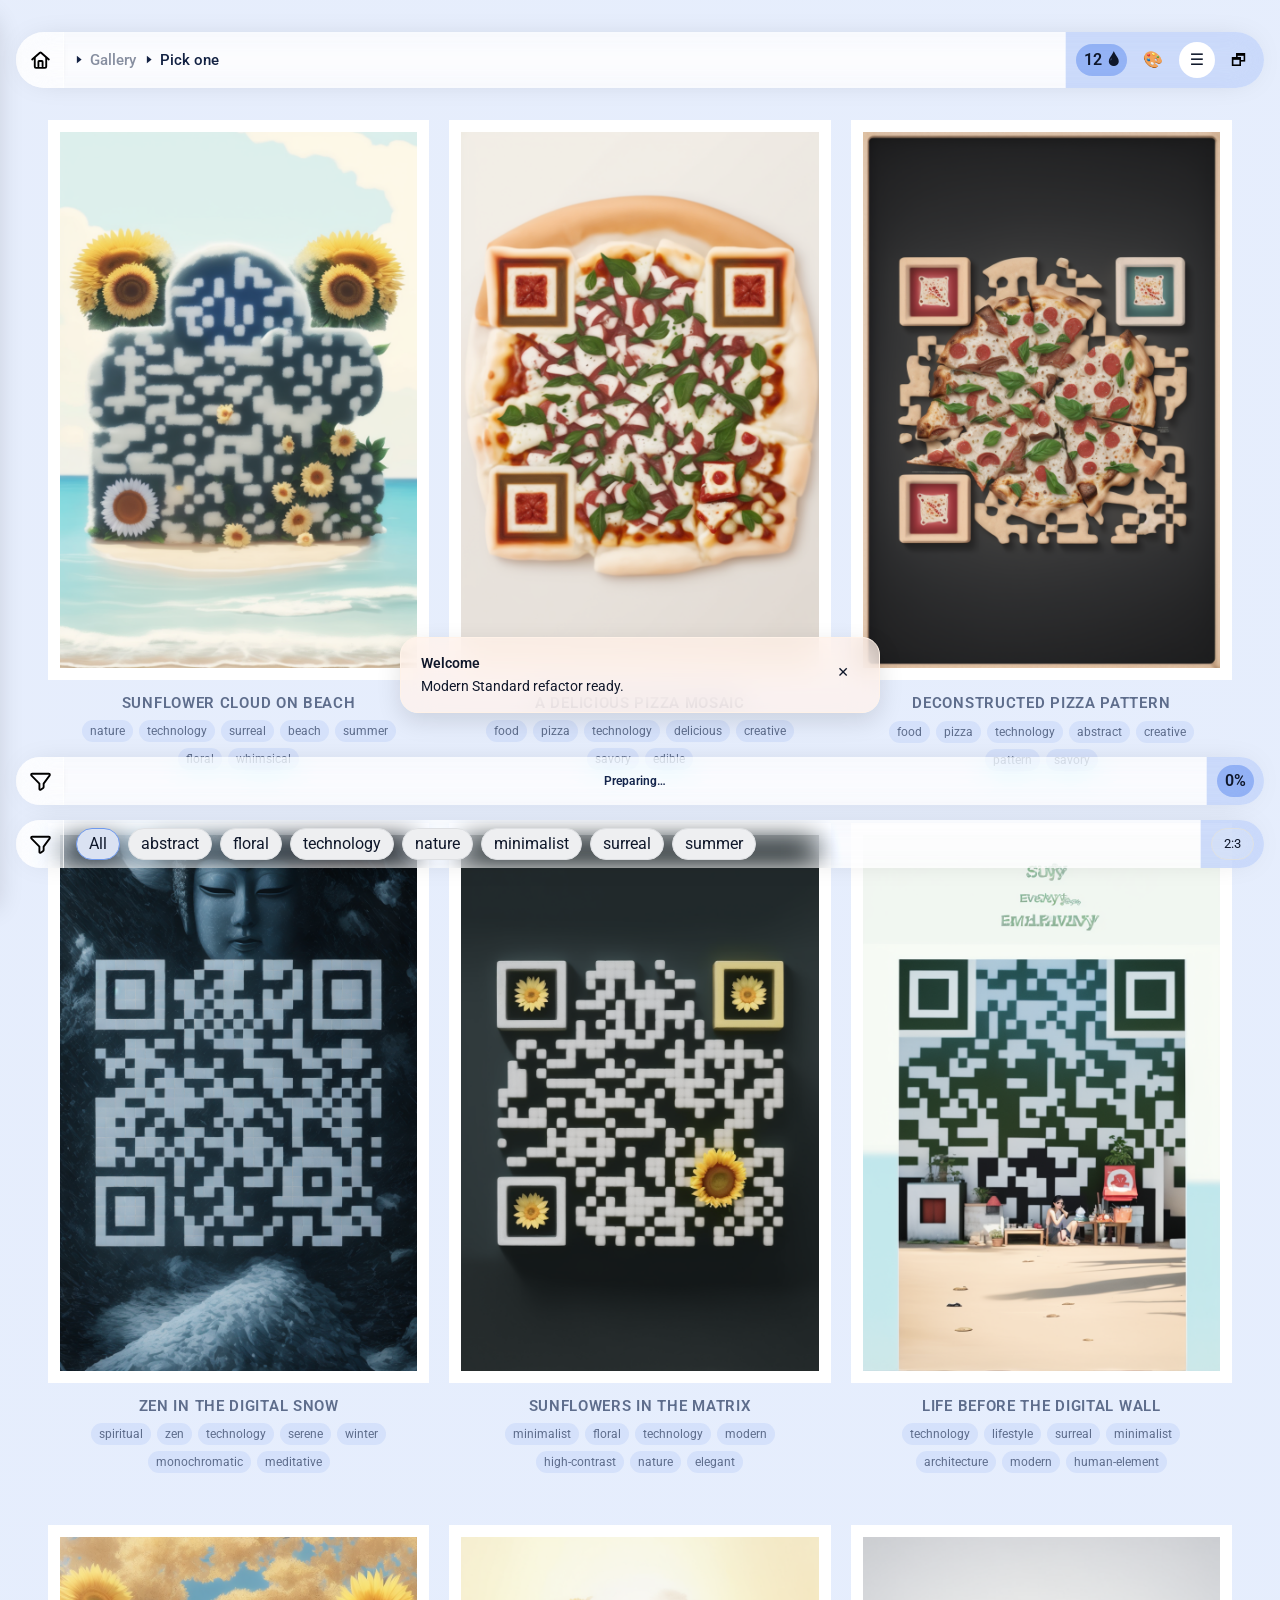
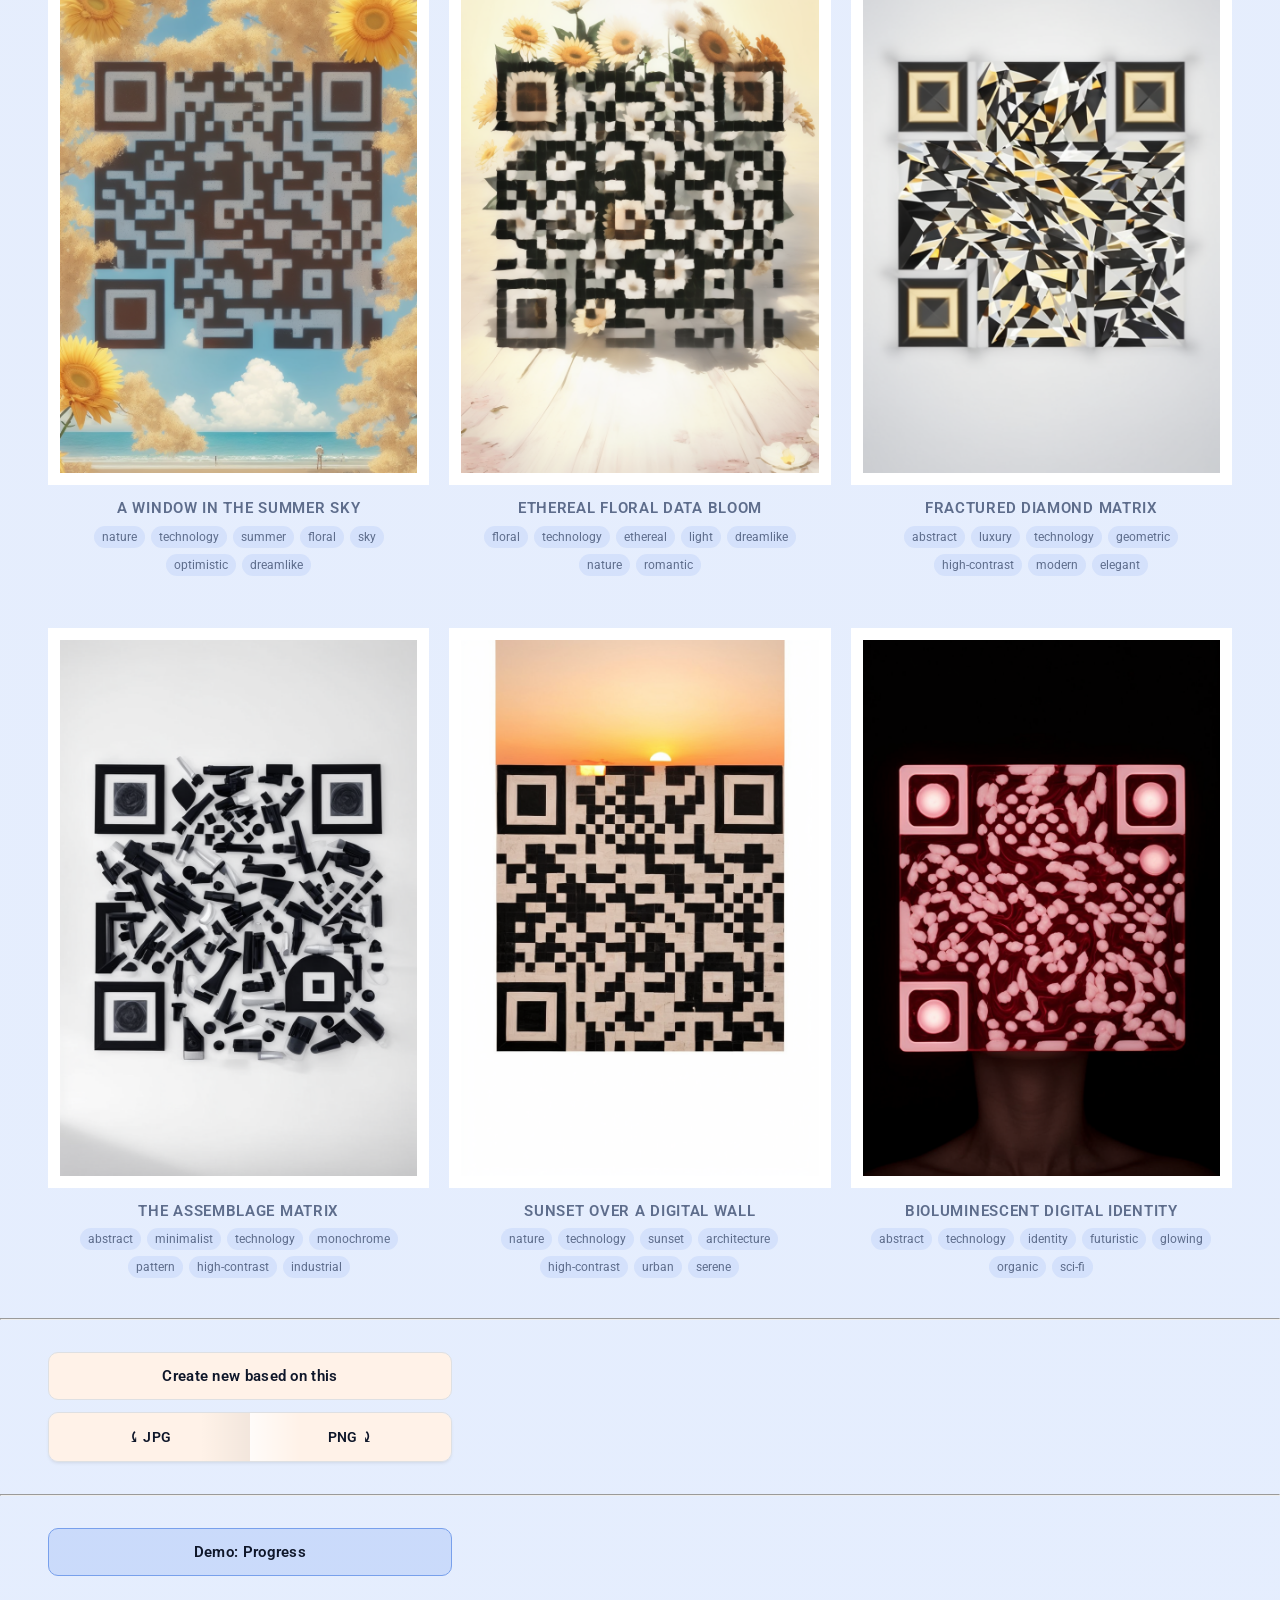
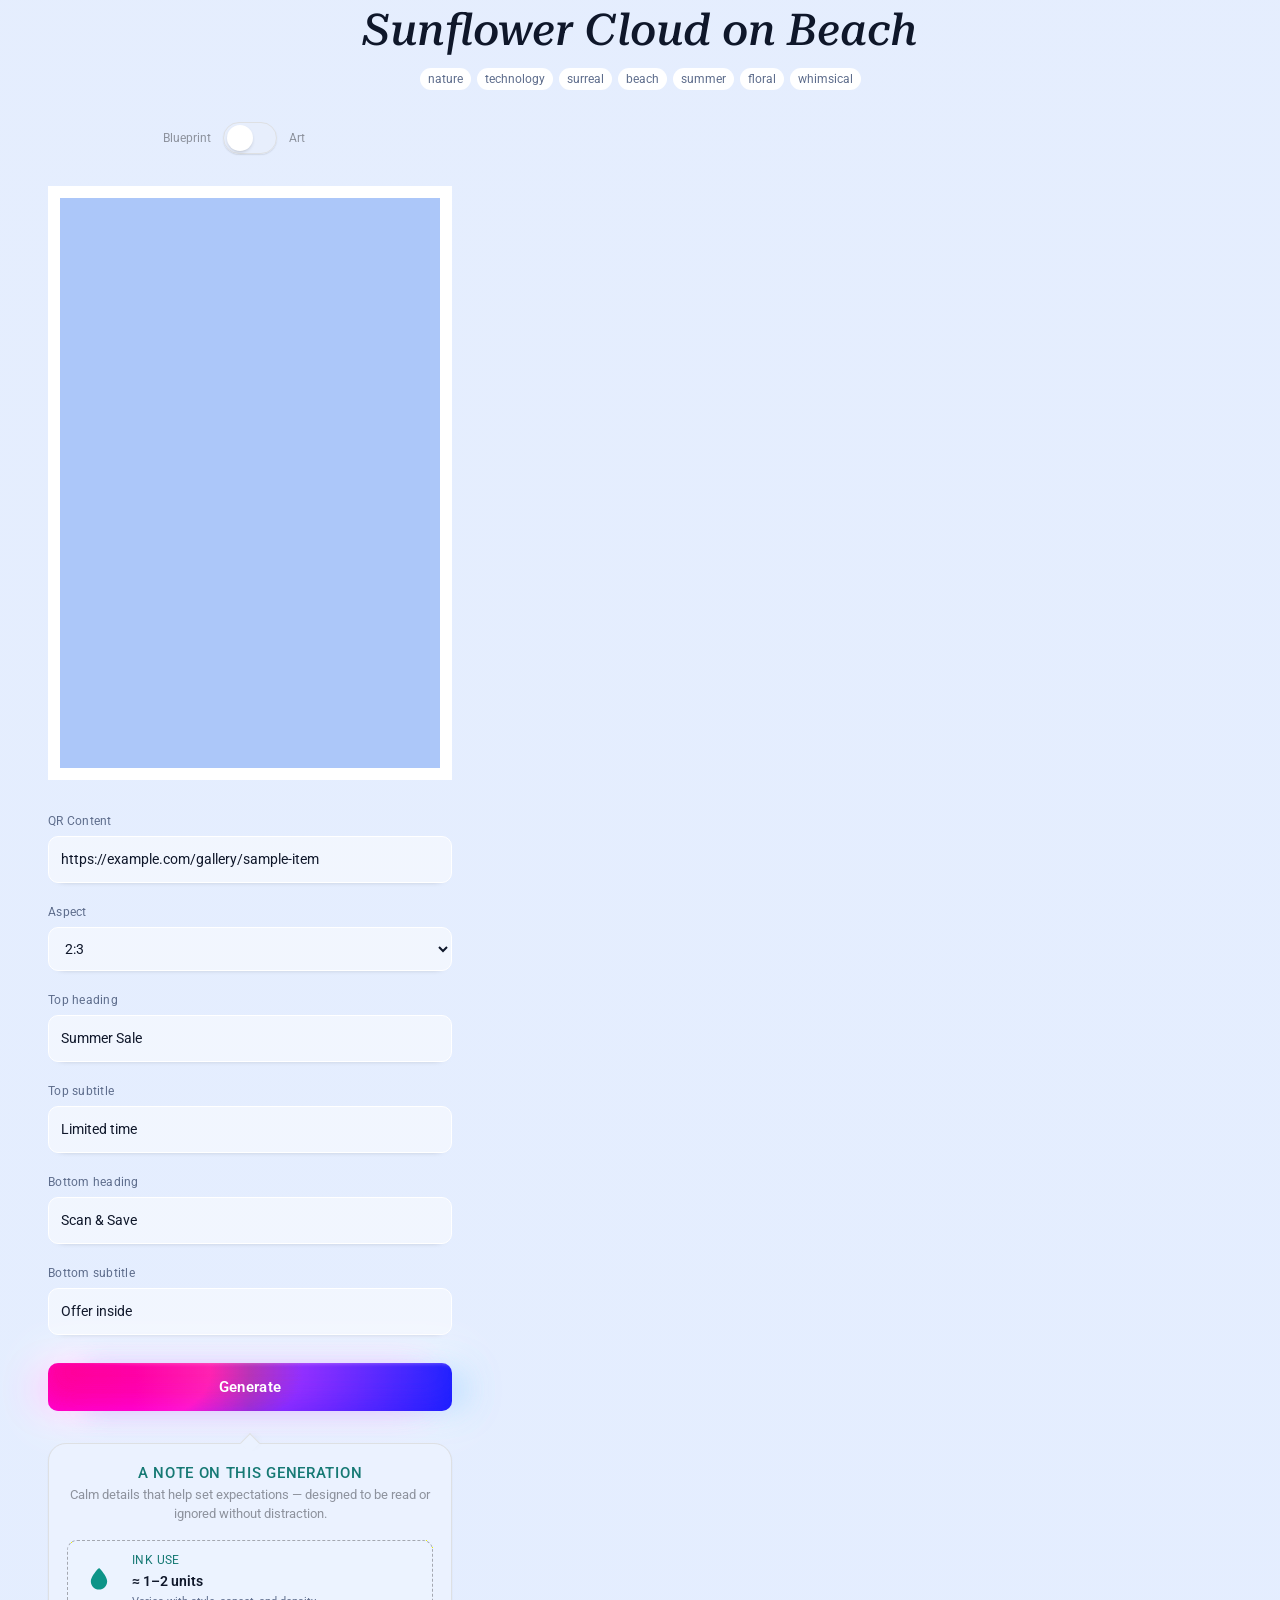
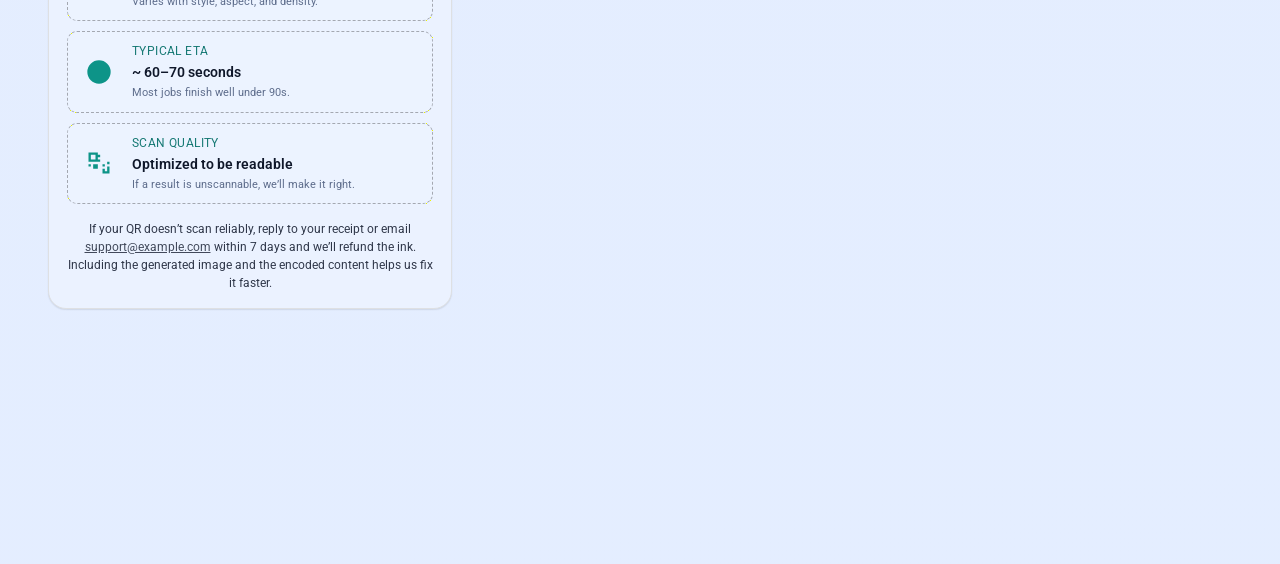
<file: docs/rc3/index.html>
<!doctype html>
<html lang="en">

<head>
    <meta charset="utf-8">
    <meta name="viewport" content="width=device-width, initial-scale=1, viewport-fit=cover">
    <meta name="color-scheme" content="light dark">
    <title>Gallery Prototype (Refactored Modern Standard)</title>
    <!-- Web fonts: simple, modern include -->
    <link rel="preconnect" href="https://fonts.googleapis.com">
    <link rel="preconnect" href="https://fonts.gstatic.com" crossorigin>
    <link
        href="https://fonts.googleapis.com/css2?family=Roboto:wght@400;500;600&family=Roboto+Serif:ital,wght@0,400;0,500;0,600;1,500&display=swap"
        rel="stylesheet">
    <!-- Symbols coverage (e.g., U+1F8xx arrows) -->
    <link href="https://fonts.googleapis.com/css2?family=Noto+Sans+Symbols+2&display=swap" rel="stylesheet">
    <link rel="stylesheet" href="./style.css">
    <style>
        :root {
            --scrollbar-comp: 0px;
        }
    </style>
</head>

<body>
    <div class="app" id="app-root">

        <!-- Navigation Dialog  -->
        <dialog id="nav-dialog" class="overfly overfly--nav" aria-labelledby="main-nav-title" aria-modal="true">
            <aside class="overfly__panel" data-panel-root>
                <header class="main-nav__header">
                    <h2 id="main-nav-title" class="main-nav__title">Menu</h2>
                    <button type="button" class="main-nav__close" aria-label="Close menu"
                        data-dialog-close>&times;</button>
                </header>
                <nav class="main-nav" aria-label="Primary">
                    <ul class="main-nav__list list-plain">
                        <li class="main-nav__item"><a href="#" class="main-nav__entry is-current" data-nav-item><span
                                    class="main-nav__icon"><img src="./img/icons/gallery.svg" alt=""
                                        aria-hidden="true"></span><span class="main-nav__label">Gallery</span></a>
                        </li>
                        <li class="main-nav__item"><a href="#" class="main-nav__entry" data-nav-item><span
                                    class="main-nav__icon"><img src="./img/icons/generations.svg" alt=""
                                        aria-hidden="true"></span><span class="main-nav__label">My
                                    Generations</span></a></li>
                        <li class="main-nav__item"><a href="#" class="main-nav__entry" data-nav-item><span
                                    class="main-nav__icon"><img src="./img/icons/profile.svg" alt=""
                                        aria-hidden="true"></span><span class="main-nav__label">Profile</span></a>
                        </li>
                        <li class="main-nav__item"><a href="#" class="main-nav__entry" data-nav-item><span
                                    class="main-nav__icon"><img src="./img/icons/wallet.svg" alt=""
                                        aria-hidden="true"></span><span class="main-nav__label">Wallet</span></a></li>
                        <li class="main-nav__item"><a href="#" class="main-nav__entry" data-nav-item><span
                                    class="main-nav__icon"><img src="./img/icons/help.svg" alt=""
                                        aria-hidden="true"></span><span class="main-nav__label">Help</span></a></li>
                        <li class="main-nav__item"><button type="button" class="main-nav__entry"
                                data-nav-intent="signout" data-dialog-close><span class="main-nav__icon"><img
                                        src="./img/icons/signout.svg" alt="" aria-hidden="true"></span><span
                                    class="main-nav__label">Sign Out</span></button></li>
                    </ul>
                </nav>
                <footer class="main-nav__footer" aria-label="Meta">
                    <div class="main-nav__meta">v0.1 prototype</div>
                </footer>
            </aside>
        </dialog>

        <!-- Info Modal Dialog -->
        <dialog id="info-dialog" class="overfly overfly--dialog" aria-labelledby="info-modal-title" aria-modal="true">
            <div class="overfly__panel dialog" data-panel-root>
                <header class="dialog__header">
                    <h2 id="info-modal-title" class="dialog__title">Demo Modal</h2>
                    <button type="button" class="dialog-close" aria-label="Close dialog" data-dialog-close>✕</button>
                </header>
                <div class="dialog__body">
                    <p>This is a unified dialog example (native &lt;dialog&gt;). Replace with real content later.</p>
                    <div class="dialog__actions">
                        <button type="button" class="btn btn-secondary" data-dialog-close>Close</button>
                        <button type="button" class="btn btn--utility" data-random-toast>Action</button>
                    </div>
                </div>
            </div>
        </dialog>


        <!-- Flying Header -->
        <div class="fly fly--top" data-parallax-factor="0.25" data-parallax-gamma="2"
            data-parallax-identity-distance="50">
            <div class="fly__measured">
                <header class="app-header">
                    <nav class="ui-bar ui-bar--header app-header__inner" aria-label="Header">
                        <div class="ui-bar__icon">
                            <img src="./img/icons/home.svg" class="ui-icon" alt="Home">
                        </div>
                        <div class="ui-bar__main">
                            <h3 class="ui-bar__title"><span class="arrow">🢒</span><a href="#">Gallery</a><span
                                    class="arrow">🢒</span><span>Pick one</span></h3>
                        </div>
                        <div class="ui-bar__side">
                            <span class="ink">12<span class="ink__emoji" aria-hidden="true">🌢</span></span>
                            <button class="icon-button" type="button" aria-label="Toggle art mode" title="Art Mode"
                                data-mode-toggle>🎨</button>
                            <button class="icon-button menu-button" aria-label="Open menu" title="Menu" type="button"
                                data-dialog-open="nav-dialog"><span aria-hidden="true">☰</span></button>
                            <button class="button sign-in" type="button" hidden>Sign in</button>
                            <button class="icon-button" type="button" aria-label="Open modal demo" title="Modal"
                                data-dialog-open="info-dialog">🗗</button>
                        </div>
                    </nav>
                </header>
            </div>
            <div class="fly__extra" aria-hidden="true"></div>
        </div>

        <!-- Main Content -->
        <main class="app-main">
            <div class="content-column content-column--relaxed">
                <ul class="sheet-list list-plain" aria-label="Gallery items">
                    <!-- Sheets copied from original -->
                    <li class="sheet"><a href="#" class="sheet__link" aria-label="Open item: Sunflower Cloud on Beach">
                            <figure class="sheet__figure">
                                <div class="sheet-frame" data-sheet-aspect="2:3">
                                    <div class="sheet-frame__content">
                                        <img class="sheet__image" alt="Sunflower Cloud on Beach" src="./img/01.png">
                                    </div>
                                </div>
                                <figcaption class="sheet__caption">
                                    <h2 class="sheet__title">Sunflower Cloud on Beach</h2>
                                    <ul class="tag-list list-plain" aria-label="Tags">
                                        <li class="tag">nature</li>
                                        <li class="tag">technology</li>
                                        <li class="tag">surreal</li>
                                        <li class="tag">beach</li>
                                        <li class="tag">summer</li>
                                        <li class="tag">floral</li>
                                        <li class="tag">whimsical</li>
                                    </ul>
                                </figcaption>
                            </figure>
                        </a></li>
                    <li class="sheet"><a href="#" class="sheet__link" aria-label="Open item: A Delicious Pizza Mosaic">
                            <figure class="sheet__figure">
                                <div class="sheet-frame" data-sheet-aspect="2:3">
                                    <div class="sheet-frame__content">
                                        <img class="sheet__image" alt="A Delicious Pizza Mosaic" src="./img/02.png">
                                    </div>
                                </div>
                                <figcaption class="sheet__caption">
                                    <h2 class="sheet__title">A Delicious Pizza Mosaic</h2>
                                    <ul class="tag-list list-plain" aria-label="Tags">
                                        <li class="tag">food</li>
                                        <li class="tag">pizza</li>
                                        <li class="tag">technology</li>
                                        <li class="tag">delicious</li>
                                        <li class="tag">creative</li>
                                        <li class="tag">savory</li>
                                        <li class="tag">edible</li>
                                    </ul>
                                </figcaption>
                            </figure>
                        </a></li>
                    <li class="sheet"><a href="#" class="sheet__link"
                            aria-label="Open item: Deconstructed Pizza Pattern">
                            <figure class="sheet__figure">
                                <div class="sheet-frame" data-sheet-aspect="2:3">
                                    <div class="sheet-frame__content">
                                        <img class="sheet__image" alt="Deconstructed Pizza Pattern" src="./img/03.png">
                                    </div>
                                </div>
                                <figcaption class="sheet__caption">
                                    <h2 class="sheet__title">Deconstructed Pizza Pattern</h2>
                                    <ul class="tag-list list-plain" aria-label="Tags">
                                        <li class="tag">food</li>
                                        <li class="tag">pizza</li>
                                        <li class="tag">technology</li>
                                        <li class="tag">abstract</li>
                                        <li class="tag">creative</li>
                                        <li class="tag">pattern</li>
                                        <li class="tag">savory</li>
                                    </ul>
                                </figcaption>
                            </figure>
                        </a></li>
                    <li class="sheet"><a href="#" class="sheet__link" aria-label="Open item: Zen in the Digital Snow">
                            <figure class="sheet__figure">
                                <div class="sheet-frame" data-sheet-aspect="2:3">
                                    <div class="sheet-frame__content">
                                        <img class="sheet__image" alt="Zen in the Digital Snow" src="./img/04.png">
                                    </div>
                                </div>
                                <figcaption class="sheet__caption">
                                    <h2 class="sheet__title">Zen in the Digital Snow</h2>
                                    <ul class="tag-list list-plain" aria-label="Tags">
                                        <li class="tag">spiritual</li>
                                        <li class="tag">zen</li>
                                        <li class="tag">technology</li>
                                        <li class="tag">serene</li>
                                        <li class="tag">winter</li>
                                        <li class="tag">monochromatic</li>
                                        <li class="tag">meditative</li>
                                    </ul>
                                </figcaption>
                            </figure>
                        </a></li>
                    <li class="sheet"><a href="#" class="sheet__link" aria-label="Open item: Sunflowers in the Matrix">
                            <figure class="sheet__figure">
                                <div class="sheet-frame" data-sheet-aspect="2:3">
                                    <div class="sheet-frame__content">
                                        <img class="sheet__image" alt="Sunflowers in the Matrix" src="./img/05.png">
                                    </div>
                                </div>
                                <figcaption class="sheet__caption">
                                    <h2 class="sheet__title">Sunflowers in the Matrix</h2>
                                    <ul class="tag-list list-plain" aria-label="Tags">
                                        <li class="tag">minimalist</li>
                                        <li class="tag">floral</li>
                                        <li class="tag">technology</li>
                                        <li class="tag">modern</li>
                                        <li class="tag">high-contrast</li>
                                        <li class="tag">nature</li>
                                        <li class="tag">elegant</li>
                                    </ul>
                                </figcaption>
                            </figure>
                        </a></li>
                    <li class="sheet"><a href="#" class="sheet__link"
                            aria-label="Open item: Life Before the Digital Wall">
                            <figure class="sheet__figure">
                                <div class="sheet-frame" data-sheet-aspect="2:3">
                                    <div class="sheet-frame__content">
                                        <img class="sheet__image" alt="Life Before the Digital Wall" src="./img/06.png">
                                    </div>
                                </div>
                                <figcaption class="sheet__caption">
                                    <h2 class="sheet__title">Life Before the Digital Wall</h2>
                                    <ul class="tag-list list-plain" aria-label="Tags">
                                        <li class="tag">technology</li>
                                        <li class="tag">lifestyle</li>
                                        <li class="tag">surreal</li>
                                        <li class="tag">minimalist</li>
                                        <li class="tag">architecture</li>
                                        <li class="tag">modern</li>
                                        <li class="tag">human-element</li>
                                    </ul>
                                </figcaption>
                            </figure>
                        </a></li>
                    <li class="sheet"><a href="#" class="sheet__link"
                            aria-label="Open item: A Window in the Summer Sky">
                            <figure class="sheet__figure">
                                <div class="sheet-frame" data-sheet-aspect="2:3">
                                    <div class="sheet-frame__content">
                                        <img class="sheet__image" alt="A Window in the Summer Sky" src="./img/07.png">
                                    </div>
                                </div>
                                <figcaption class="sheet__caption">
                                    <h2 class="sheet__title">A Window in the Summer Sky</h2>
                                    <ul class="tag-list list-plain" aria-label="Tags">
                                        <li class="tag">nature</li>
                                        <li class="tag">technology</li>
                                        <li class="tag">summer</li>
                                        <li class="tag">floral</li>
                                        <li class="tag">sky</li>
                                        <li class="tag">optimistic</li>
                                        <li class="tag">dreamlike</li>
                                    </ul>
                                </figcaption>
                            </figure>
                        </a></li>
                    <li class="sheet"><a href="#" class="sheet__link"
                            aria-label="Open item: Ethereal Floral Data Bloom">
                            <figure class="sheet__figure">
                                <div class="sheet-frame" data-sheet-aspect="2:3">
                                    <div class="sheet-frame__content">
                                        <img class="sheet__image" alt="Ethereal Floral Data Bloom" src="./img/08.png">
                                    </div>
                                </div>
                                <figcaption class="sheet__caption">
                                    <h2 class="sheet__title">Ethereal Floral Data Bloom</h2>
                                    <ul class="tag-list list-plain" aria-label="Tags">
                                        <li class="tag">floral</li>
                                        <li class="tag">technology</li>
                                        <li class="tag">ethereal</li>
                                        <li class="tag">light</li>
                                        <li class="tag">dreamlike</li>
                                        <li class="tag">nature</li>
                                        <li class="tag">romantic</li>
                                    </ul>
                                </figcaption>
                            </figure>
                        </a></li>
                    <li class="sheet"><a href="#" class="sheet__link" aria-label="Open item: Fractured Diamond Matrix">
                            <figure class="sheet__figure">
                                <div class="sheet-frame" data-sheet-aspect="2:3">
                                    <div class="sheet-frame__content">
                                        <img class="sheet__image" alt="Fractured Diamond Matrix" src="./img/09.png">
                                    </div>
                                </div>
                                <figcaption class="sheet__caption">
                                    <h2 class="sheet__title">Fractured Diamond Matrix</h2>
                                    <ul class="tag-list list-plain" aria-label="Tags">
                                        <li class="tag">abstract</li>
                                        <li class="tag">luxury</li>
                                        <li class="tag">technology</li>
                                        <li class="tag">geometric</li>
                                        <li class="tag">high-contrast</li>
                                        <li class="tag">modern</li>
                                        <li class="tag">elegant</li>
                                    </ul>
                                </figcaption>
                            </figure>
                        </a></li>
                    <li class="sheet"><a href="#" class="sheet__link" aria-label="Open item: The Assemblage Matrix">
                            <figure class="sheet__figure">
                                <div class="sheet-frame" data-sheet-aspect="2:3">
                                    <div class="sheet-frame__content">
                                        <img class="sheet__image" alt="The Assemblage Matrix" src="./img/10.png">
                                    </div>
                                </div>
                                <figcaption class="sheet__caption">
                                    <h2 class="sheet__title">The Assemblage Matrix</h2>
                                    <ul class="tag-list list-plain" aria-label="Tags">
                                        <li class="tag">abstract</li>
                                        <li class="tag">minimalist</li>
                                        <li class="tag">technology</li>
                                        <li class="tag">monochrome</li>
                                        <li class="tag">pattern</li>
                                        <li class="tag">high-contrast</li>
                                        <li class="tag">industrial</li>
                                    </ul>
                                </figcaption>
                            </figure>
                        </a></li>
                    <li class="sheet"><a href="#" class="sheet__link"
                            aria-label="Open item: Sunset Over a Digital Wall">
                            <figure class="sheet__figure">
                                <div class="sheet-frame" data-sheet-aspect="2:3">
                                    <div class="sheet-frame__content">
                                        <img class="sheet__image" alt="Sunset Over a Digital Wall" src="./img/11.png">
                                    </div>
                                </div>
                                <figcaption class="sheet__caption">
                                    <h2 class="sheet__title">Sunset Over a Digital Wall</h2>
                                    <ul class="tag-list list-plain" aria-label="Tags">
                                        <li class="tag">nature</li>
                                        <li class="tag">technology</li>
                                        <li class="tag">sunset</li>
                                        <li class="tag">architecture</li>
                                        <li class="tag">high-contrast</li>
                                        <li class="tag">urban</li>
                                        <li class="tag">serene</li>
                                    </ul>
                                </figcaption>
                            </figure>
                        </a></li>
                    <li class="sheet"><a href="#" class="sheet__link"
                            aria-label="Open item: Bioluminescent Digital Identity">
                            <figure class="sheet__figure">
                                <div class="sheet-frame" data-sheet-aspect="2:3">
                                    <div class="sheet-frame__content">
                                        <img class="sheet__image" alt="Bioluminescent Digital Identity"
                                            src="./img/12.png">
                                    </div>
                                </div>
                                <figcaption class="sheet__caption">
                                    <h2 class="sheet__title">Bioluminescent Digital Identity</h2>
                                    <ul class="tag-list list-plain" aria-label="Tags">
                                        <li class="tag">abstract</li>
                                        <li class="tag">technology</li>
                                        <li class="tag">identity</li>
                                        <li class="tag">futuristic</li>
                                        <li class="tag">glowing</li>
                                        <li class="tag">organic</li>
                                        <li class="tag">sci-fi</li>
                                    </ul>
                                </figcaption>
                            </figure>
                        </a></li>
                </ul>
            </div>
            <hr class="the-separator">
            <div class="content-column content-column--tight">
                <section class="gen-form-section" aria-label="Generate New Item">
                    <form class="gen-form" aria-label="New generation inputs" novalidate>
                        <div class="form-actions" role="group" aria-label="Actions">
                            <button type="button" class="btn btn--utility" data-random-toast>Create new based on
                                this</button>
                            <div class="btn-split" role="group" aria-label="Download image">
                                <button type="button" class="btn btn--split-left" data-download="jpg"
                                    aria-label="Download JPG">⤹ JPG</button>
                                <button type="button" class="btn btn--split-right" data-download="png"
                                    aria-label="Download PNG">PNG ⤸</button>
                            </div>
                        </div>
                    </form>
                </section>

            </div>
            <hr class="the-separator">
            <div class="content-column content-column--tight">
                <div class="gen-form-section">
                    <form class="gen-form" aria-label="New generation setup" novalidate>
                        <div class="form-actions" role="group" aria-label="Actions">
                            <button type="button" class="btn btn-secondary" id="debug-half-progress"
                                title="Template demo: show progress bar at 50%">Demo: Progress</button>
                        </div>
                    </form>
                </div>
            </div>
            <div class="content-column content-column--relaxed">
                <div class="generation__caption">
                    <h2 class="generation__title">Sunflower Cloud on Beach</h2>
                    <ul class="tag-list list-plain" aria-label="Tags">
                        <li class="tag">nature</li>
                        <li class="tag">technology</li>
                        <li class="tag">surreal</li>
                        <li class="tag">beach</li>
                        <li class="tag">summer</li>
                        <li class="tag">floral</li>
                        <li class="tag">whimsical</li>
                    </ul>
                </div>
            </div>
            <div class="content-column content-column--tight">
                <div class="toggle-mockup">
                    <label class="toggle" aria-label="Toggle blueprint/art">
                        <input class="toggle__input" type="checkbox">
                        <span class="toggle__track" aria-hidden="true">
                            <span class="toggle__thumb"></span>
                        </span>
                    </label>
                </div>
                <div class="sheet-scene-mockup">
                    <div class="sheet-frame sheet-frame--main" data-sheet-aspect="2:3">
                        <div class="sheet-frame__content"></div>
                    </div>
                </div>
                <section class="gen-form-section" aria-label="Generate New Item">
                    <form class="gen-form" aria-label="New generation inputs" novalidate>
                        <div class="form-cluster">
                            <div class="field length-field" data-soft-limit="120" data-hard-limit="160">
                                <label for="f-qr-content">QR Content</label>
                                <input id="f-qr-content" name="qrContent" type="text"
                                    placeholder="https://example.com/your-content" autocomplete="off"
                                    aria-describedby="qr-length-hint" value="https://example.com/gallery/sample-item">
                                <div id="qr-length-hint" class="length-hint" role="status" aria-live="polite" hidden>
                                    <div class="length-hint__inner">
                                        <div class="length-hint__title">Tighten It Up</div>
                                        <p class="length-hint__summary"><span class="length-hint__count"
                                                data-part="count">0</span> chars — aim for under <span
                                                data-part="soft"></span> (hard stop <span data-part="hard"></span>).</p>
                                        <ul class="length-hint__tips">
                                            <li>Remove filler words + trailing slashes.</li>
                                            <li>Prefer canonical root over deep query params.</li>
                                            <li>Use short UTM codes only if required.</li>
                                            <li>Compress meaning: replace phrases with keywords.</li>
                                        </ul>
                                        <p class="length-hint__why">Shorter = denser QR modules → faster scanning,
                                            cleaner visual balance.</p>
                                    </div>
                                </div>
                            </div>
                            <div class="field"><label for="f-aspect">Aspect</label><select id="f-aspect" name="aspect">
                                    <option value="aspect-1-1">1:1</option>
                                    <option value="aspect-4-5">4:5</option>
                                    <option value="aspect-2-3" selected>2:3</option>
                                </select></div>
                            <div class="field"><label for="f-top-heading">Top heading</label><input id="f-top-heading"
                                    name="topHeading" type="text" placeholder="Summer Sale" value="Summer Sale"></div>
                            <div class="field"><label for="f-top-subtitle">Top subtitle</label><input
                                    id="f-top-subtitle" name="topSubtitle" type="text" placeholder="Limited time"
                                    value="Limited time"></div>
                            <div class="field"><label for="f-bottom-heading">Bottom heading</label><input
                                    id="f-bottom-heading" name="bottomHeading" type="text" placeholder="Scan & Save"
                                    value="Scan & Save"></div>
                            <div class="field"><label for="f-bottom-subtitle">Bottom subtitle</label><input
                                    id="f-bottom-subtitle" name="bottomSubtitle" type="text" placeholder="Offer inside"
                                    value="Offer inside"></div>
                        </div>
                        <div class="form-actions" role="group" aria-label="Actions">
                            <button type="submit" class="btn btn--ultra">Generate</button>
                        </div>
                    </form>
                </section>
                <!-- Generation Note: calm, structured info block under actions -->
                <section class="generation-note generation-note--safe" aria-labelledby="gen-note-title">
                    <div class="generation-note__inner">
                        <header class="generation-note__header">
                            <h3 id="gen-note-title" class="generation-note__title">A note on this generation</h3>
                            <p class="generation-note__subtitle">Calm details that help set expectations — designed to
                                be read or ignored without distraction.</p>
                        </header>
                        <ul class="generation-note__facts list-plain">
                            <li class="fact fact--safe">
                                <span class="fact__icon" aria-hidden="true">
                                    <!-- Ink drop icon -->
                                    <svg viewBox="0 0 24 24" class="icon">
                                        <path fill="currentColor"
                                            d="M12 2c.3 0 .6.12.8.36 2.54 2.86 6.2 7.47 6.2 10.64 0 3.94-3.13 7.14-7 7.14s-7-3.2-7-7.14C5 9.83 8.66 5.22 11.2 2.36A1.1 1.1 0 0 1 12 2Z" />
                                    </svg>
                                </span>
                                <div class="fact__body">
                                    <div class="fact__label">Ink use</div>
                                    <div class="fact__value">≈ 1–2 units</div>
                                    <div class="fact__meta">Varies with style, aspect, and density.</div>
                                </div>
                            </li>
                            <li class="fact fact--safe">
                                <span class="fact__icon" aria-hidden="true">
                                    <!-- Clock icon -->
                                    <svg viewBox="0 0 24 24" class="icon">
                                        <path fill="currentColor"
                                            d="M12 2a10 10 0 1 1 0 20A10 10 0 0 1 12 2Zm1 5v4.59l3.12 3.13a1 1 0 0 1-1.41 1.41l-3.4-3.39A1.99 1.99 0 0 1 10 12V7a1 1 0 1 1 2 0Z" />
                                    </svg>
                                </span>
                                <div class="fact__body">
                                    <div class="fact__label">Typical ETA</div>
                                    <div class="fact__value">~ 60–70 seconds</div>
                                    <div class="fact__meta">Most jobs finish well under 90s.</div>
                                </div>
                            </li>
                            <li class="fact fact--safe">
                                <span class="fact__icon" aria-hidden="true">
                                    <!-- QR icon -->
                                    <svg viewBox="0 0 24 24" class="icon">
                                        <path fill="currentColor"
                                            d="M3 3h8v8H3V3Zm2 2v4h4V5H5Zm6 0h2v2h-2V5Zm0 4h2v2h-2V9ZM3 13h2v2H3v-2Zm4 0h4v4H7v-4Zm2 2v0h0v0h0Zm6-2h2v2h-2v-2Zm0 4h2v2h-2v-2Zm4-6h2v2h-2V9Zm0 4h2v6h-6v-2h4v-4Z" />
                                    </svg>
                                </span>
                                <div class="fact__body">
                                    <div class="fact__label">Scan quality</div>
                                    <div class="fact__value">Optimized to be readable</div>
                                    <div class="fact__meta">If a result is unscannable, we’ll make it right.</div>
                                </div>
                            </li>
                        </ul>
                        <div class="generation-note__fine">
                            <p>If your QR doesn’t scan reliably, reply to your receipt or email <a
                                    href="mailto:support@example.com?subject=Refund%20request%3A%20unscannable%20QR">support@example.com</a>
                                within 7&nbsp;days and we’ll refund the ink. Including the generated image and the
                                encoded content helps us fix it faster.</p>
                        </div>
                    </div>
                </section>
            </div>
        </main>

        <!-- Flying Footer -->
        <div class="fly fly--bottom">
            <div class="fly__extra">
                <div id="portal-root" class="fly-messages" aria-live="polite" aria-atomic="false" role="region"
                    aria-label="App messages"></div>
            </div>
            <div class="fly__measured">
                <footer class="app-footer">
                    <nav class="ui-bar ui-bar--progress app-footer__inner" aria-label="Generation progress" hidden>
                        <div class="ui-bar__icon" aria-hidden="true"><img src="./img/icons/filter.svg" class="ui-icon"
                                alt="Progress"></div>
                        <div class="ui-bar__main" role="progressbar" aria-label="Progress" aria-valuemin="0"
                            aria-valuemax="100" aria-valuenow="0">
                            <div class="ui-progress__fill"></div>
                            <div class="ui-progress__label" aria-hidden="true">Preparing…</div>
                        </div>
                        <div class="ui-bar__side"><span class="ink"><span class="progress-percent">0%</span></span>
                        </div>
                    </nav>
                    <nav class="ui-bar ui-bar--filter app-footer__inner" aria-label="Filter controls">
                        <div class="ui-bar__icon"><img src="./img/icons/filter.svg" class="ui-icon" alt="Filters"></div>
                        <div class="ui-bar__main">
                            <div class="filters__chips" role="group" aria-label="Tags">
                                <button type="button" class="chip is-active" aria-pressed="true">All</button>
                                <button type="button" class="chip" aria-pressed="false">abstract</button>
                                <button type="button" class="chip" aria-pressed="false">floral</button>
                                <button type="button" class="chip" aria-pressed="false">technology</button>
                                <button type="button" class="chip" aria-pressed="false">nature</button>
                                <button type="button" class="chip" aria-pressed="false">minimalist</button>
                                <button type="button" class="chip" aria-pressed="false">surreal</button>
                                <button type="button" class="chip" aria-pressed="false">summer</button>
                            </div>
                        </div>
                        <div class="ui-bar__side">
                            <select id="aspect-select" class="aspect-select" aria-label="Aspect ratio">
                                <option value="any">Any</option>
                                <option value="1:1">1:1</option>
                                <option value="4:5">4:5</option>
                                <option value="2:3" selected>2:3</option>
                            </select>
                        </div>
                    </nav>
                </footer>
            </div>
        </div>
    </div>
    <script defer src="./app.js"></script>
</body>

</html>
</file>
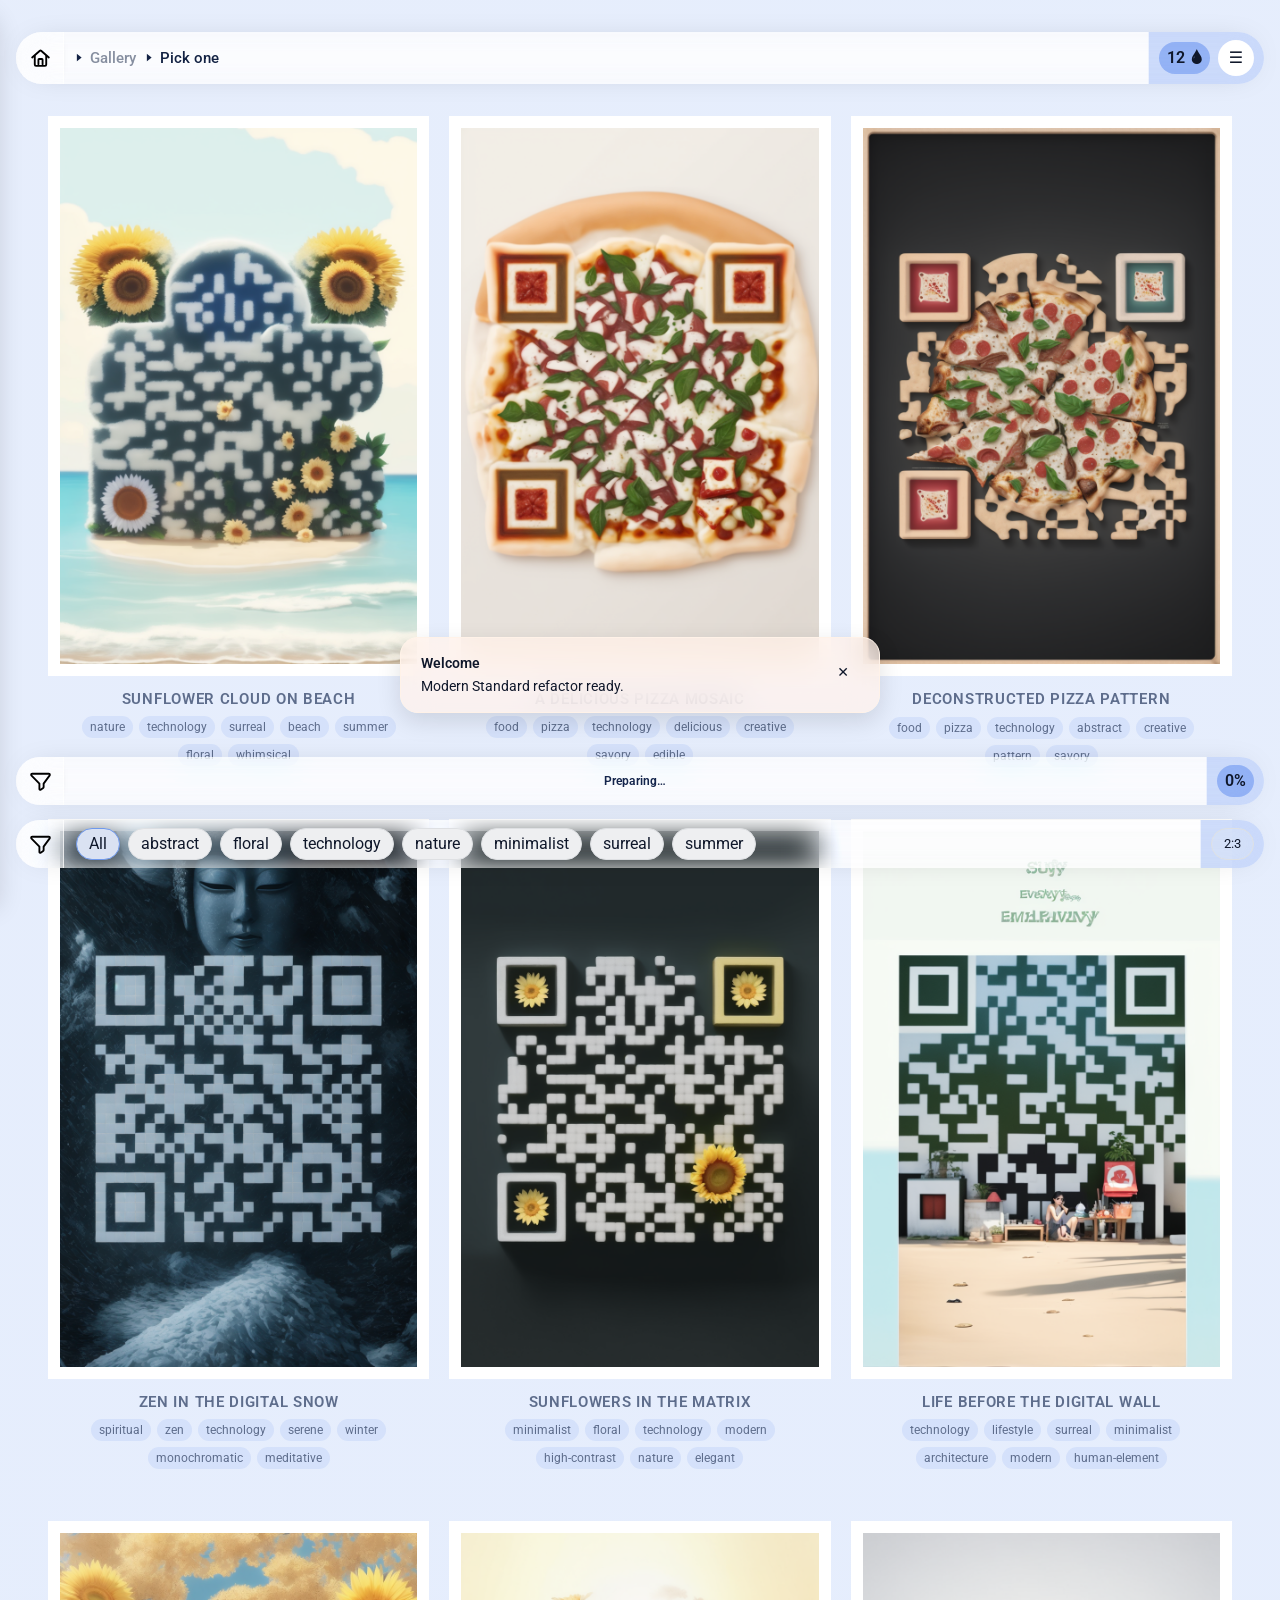
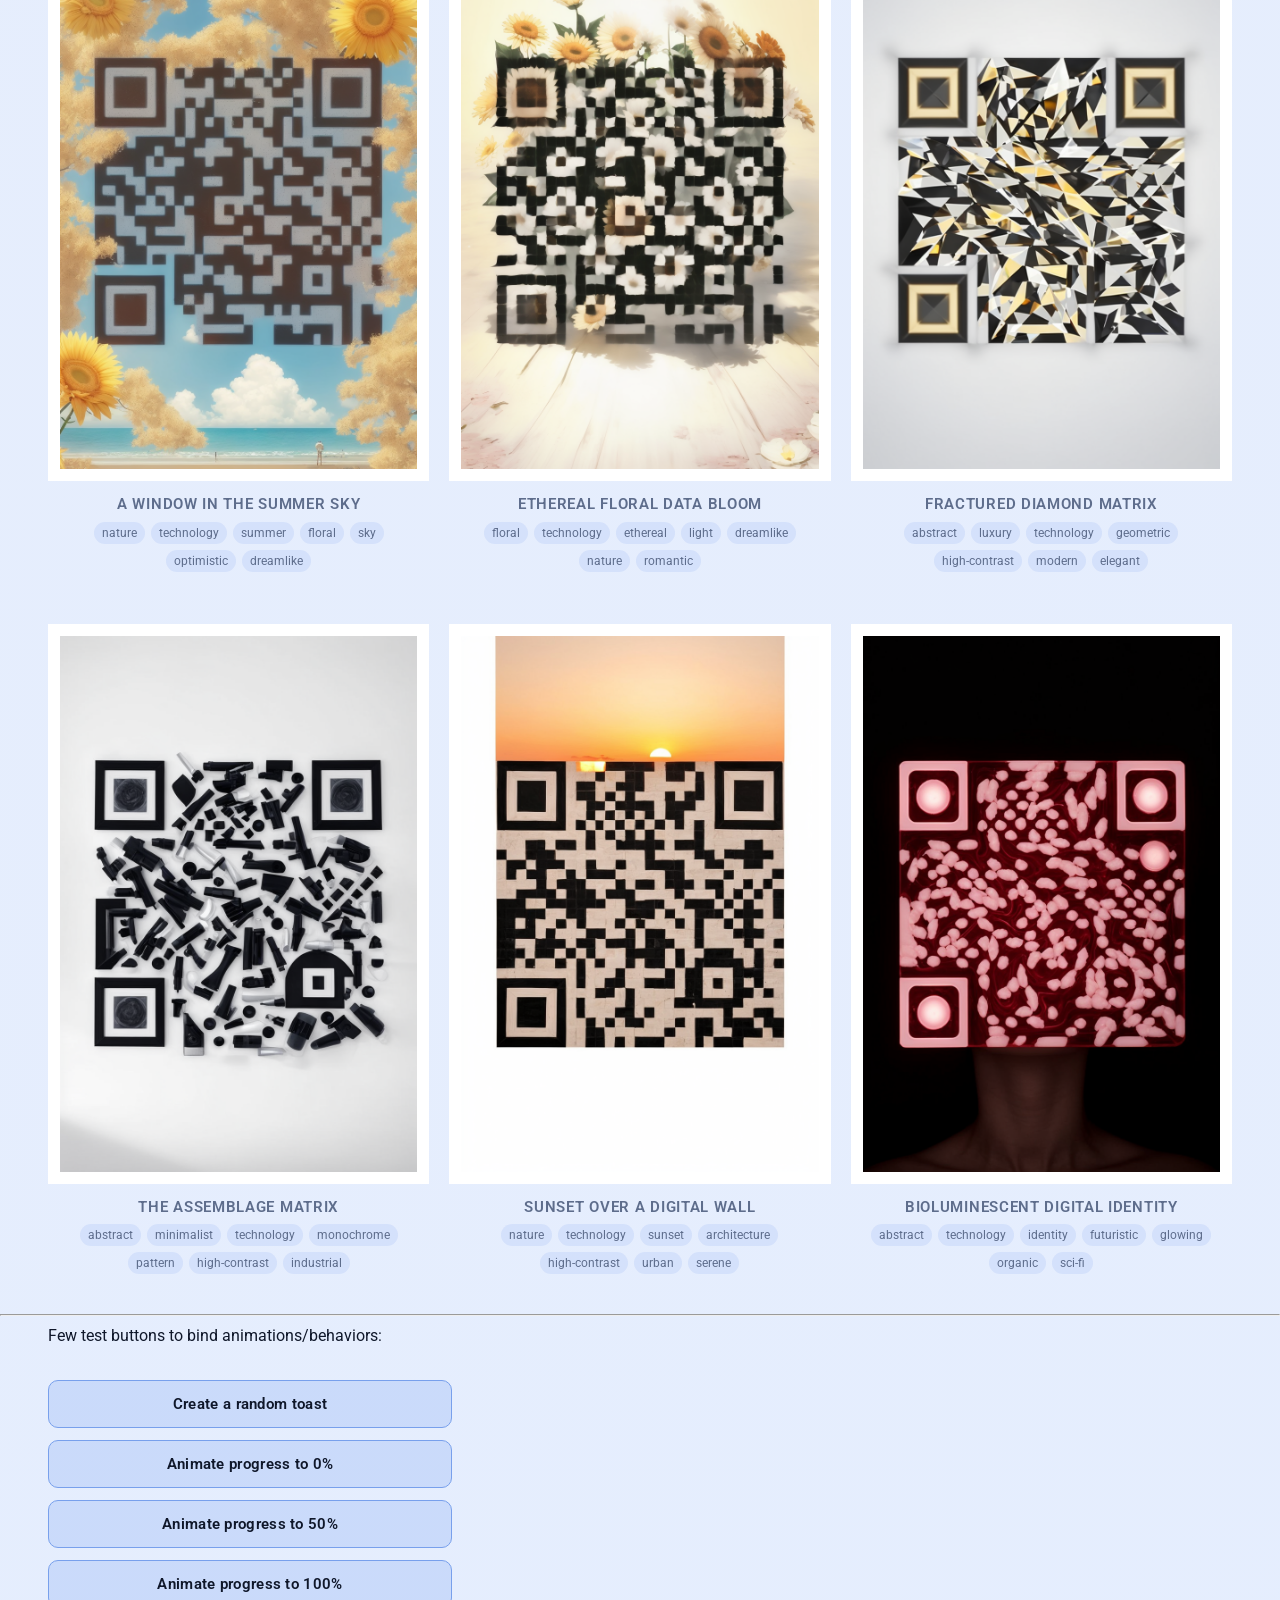
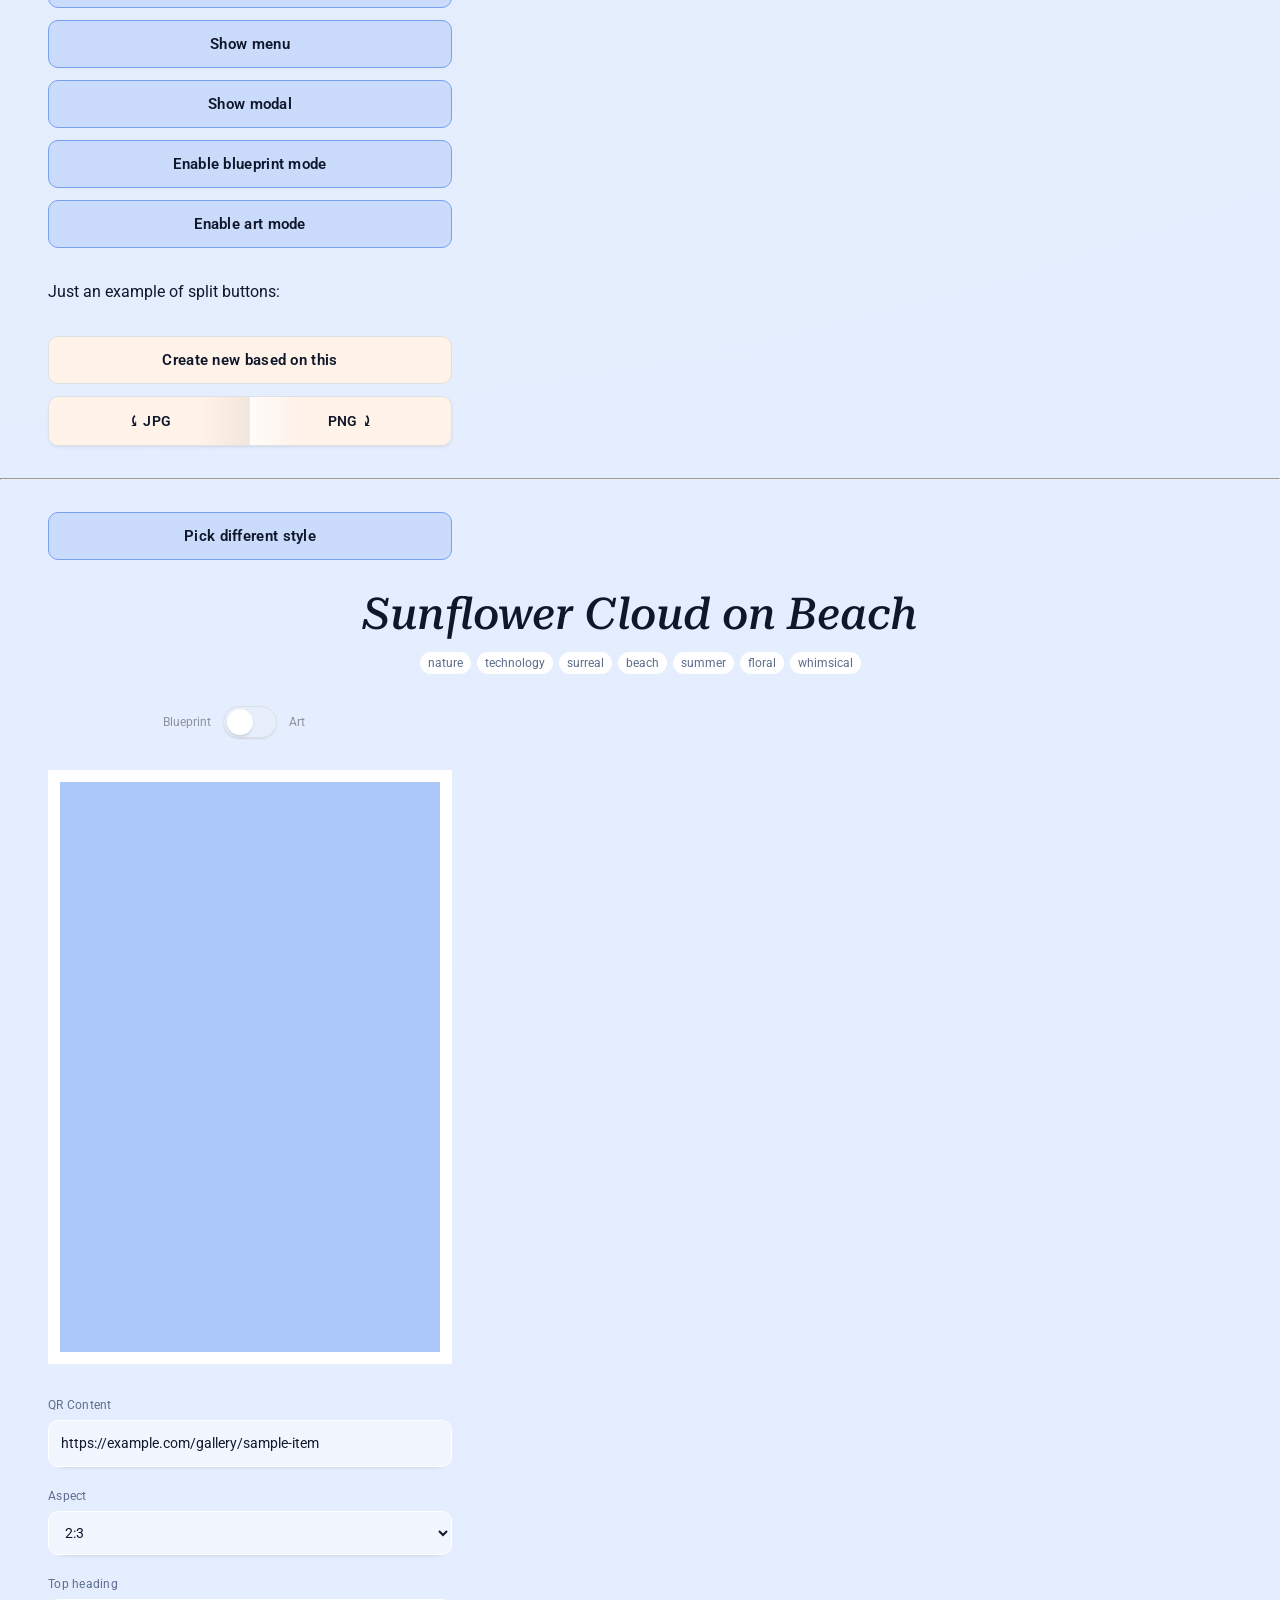
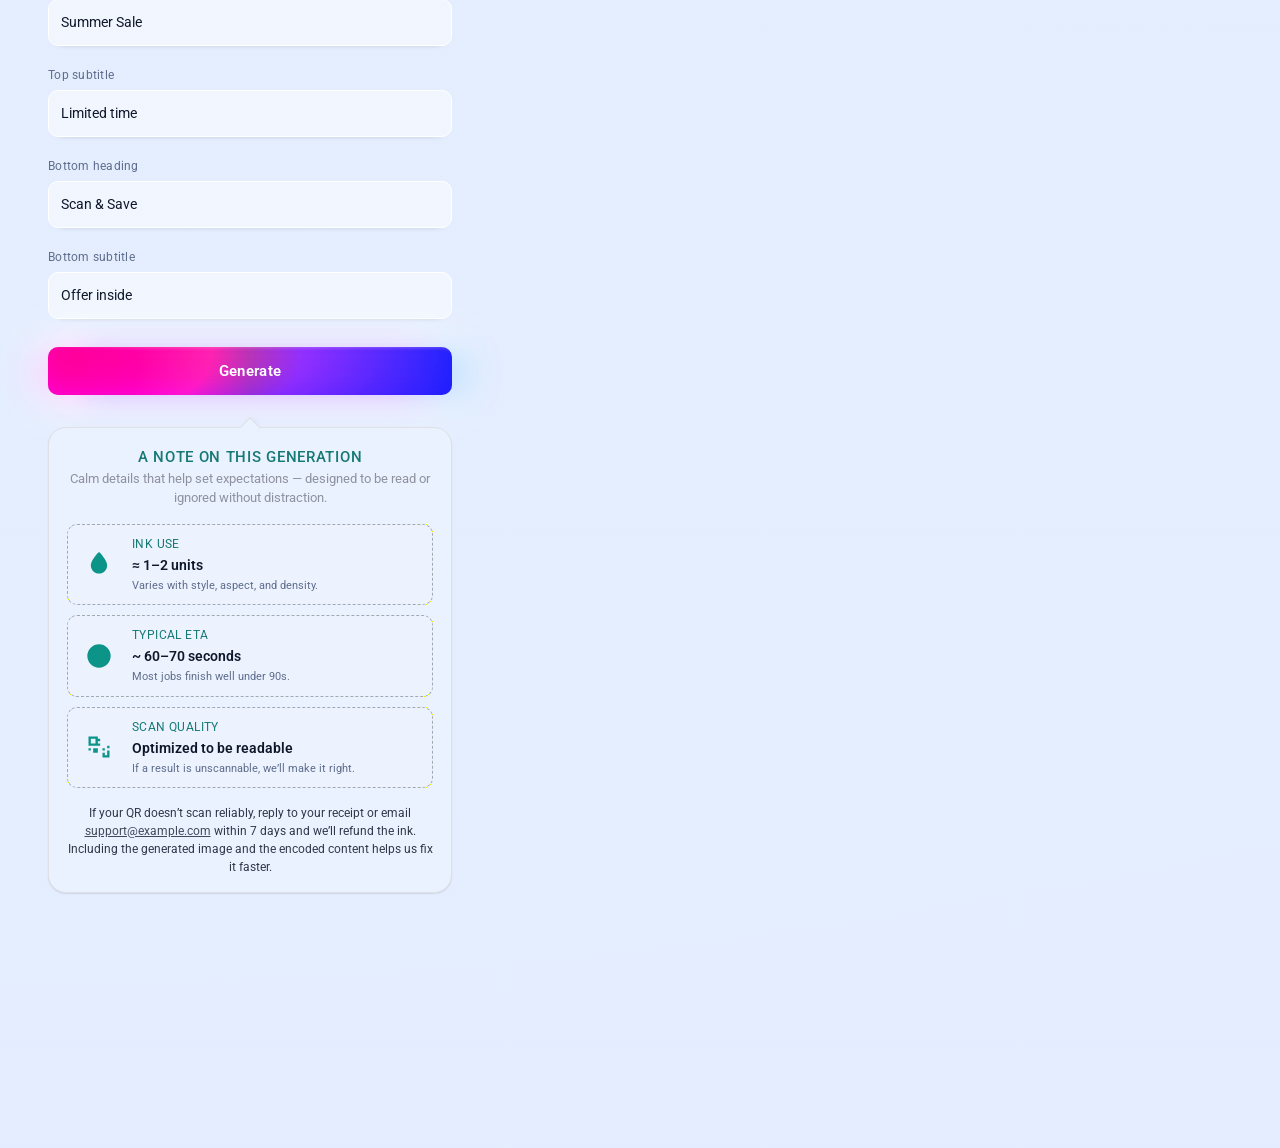
<file: docs/rc4/index.html>
<!doctype html>
<html lang="en">

<head>
    <meta charset="utf-8">
    <meta name="viewport" content="width=device-width, initial-scale=1, viewport-fit=cover">
    <meta name="color-scheme" content="light dark">
    <title>Gallery Prototype (Refactored Modern Standard)</title>
    <!-- Web fonts: simple, modern include -->
    <link rel="preconnect" href="https://fonts.googleapis.com">
    <link rel="preconnect" href="https://fonts.gstatic.com" crossorigin>
    <link
        href="https://fonts.googleapis.com/css2?family=Roboto:wght@400;500;600&family=Roboto+Serif:ital,wght@0,400;0,500;0,600;1,500&display=swap"
        rel="stylesheet">
    <!-- Symbols coverage (e.g., U+1F8xx arrows) -->
    <link href="https://fonts.googleapis.com/css2?family=Noto+Sans+Symbols+2&display=swap" rel="stylesheet">
    <link rel="stylesheet" href="./style.css">
    <style>
        :root {
            --scrollbar-comp: 0px;
        }
    </style>
</head>

<body>
    <div class="app" id="app-root">

        <!-- Navigation Dialog  -->
        <dialog id="nav-dialog" class="overfly overfly--nav" aria-labelledby="main-nav-title" aria-modal="true">
            <aside class="overfly__panel" data-panel-root>
                <header class="main-nav__header">
                    <h2 id="main-nav-title" class="main-nav__title">Menu</h2>
                    <button type="button" class="main-nav__close" aria-label="Close menu"
                        data-dialog-close>&times;</button>
                </header>
                <nav class="main-nav" aria-label="Primary">
                    <ul class="main-nav__list list-plain">
                        <li class="main-nav__item"><a href="#" class="main-nav__entry is-current" data-nav-item><span
                                    class="main-nav__icon"><img src="./img/icons/gallery.svg" alt=""
                                        aria-hidden="true"></span><span class="main-nav__label">Gallery</span></a>
                        </li>
                        <li class="main-nav__item"><a href="#" class="main-nav__entry" data-nav-item><span
                                    class="main-nav__icon"><img src="./img/icons/generations.svg" alt=""
                                        aria-hidden="true"></span><span class="main-nav__label">My
                                    Generations</span></a></li>
                        <li class="main-nav__item"><a href="#" class="main-nav__entry" data-nav-item><span
                                    class="main-nav__icon"><img src="./img/icons/profile.svg" alt=""
                                        aria-hidden="true"></span><span class="main-nav__label">Profile</span></a>
                        </li>
                        <li class="main-nav__item"><a href="#" class="main-nav__entry" data-nav-item><span
                                    class="main-nav__icon"><img src="./img/icons/wallet.svg" alt=""
                                        aria-hidden="true"></span><span class="main-nav__label">Wallet</span></a></li>
                        <li class="main-nav__item"><a href="#" class="main-nav__entry" data-nav-item><span
                                    class="main-nav__icon"><img src="./img/icons/help.svg" alt=""
                                        aria-hidden="true"></span><span class="main-nav__label">Help</span></a></li>
                        <li class="main-nav__item"><button type="button" class="main-nav__entry"
                                data-nav-intent="signout" data-dialog-close><span class="main-nav__icon"><img
                                        src="./img/icons/signout.svg" alt="" aria-hidden="true"></span><span
                                    class="main-nav__label">Sign Out</span></button></li>
                    </ul>
                </nav>
                <footer class="main-nav__footer" aria-label="Meta">
                    <div class="main-nav__meta">v0.1 prototype</div>
                </footer>
            </aside>
        </dialog>

        <!-- Info Modal Dialog -->
        <dialog id="info-dialog" class="overfly overfly--dialog" aria-labelledby="info-modal-title" aria-modal="true">
            <div class="overfly__panel dialog" data-panel-root>
                <header class="dialog__header">
                    <h2 id="info-modal-title" class="dialog__title">Demo Modal</h2>
                    <button type="button" class="dialog-close" aria-label="Close dialog" data-dialog-close>✕</button>
                </header>
                <div class="dialog__body">
                    <p>This is a unified dialog example (native &lt;dialog&gt;). Replace with real content later.</p>
                    <div class="dialog__actions">
                        <button type="button" class="btn btn-secondary" data-dialog-close>Close</button>
                        <button type="button" class="btn btn--utility" data-random-toast>Action</button>
                    </div>
                </div>
            </div>
        </dialog>


        <!-- Flying Header -->
        <div class="fly fly--top" data-parallax-factor="0.25" data-parallax-gamma="2"
            data-parallax-identity-distance="50">
            <div class="fly__measured">
                <header class="app-header">
                    <nav class="ui-bar ui-bar--header app-header__inner" aria-label="Header">
                        <div class="ui-bar__icon">
                            <img src="./img/icons/home.svg" class="ui-icon" alt="Home">
                        </div>
                        <div class="ui-bar__main">
                            <h3 class="ui-bar__title"><span class="arrow">🢒</span><a href="#">Gallery</a><span
                                    class="arrow">🢒</span><span>Pick one</span></h3>
                        </div>
                        <div class="ui-bar__side">
                            <span class="ink">12<span class="ink__emoji" aria-hidden="true">🌢</span></span>
                            <button class="icon-button menu-button" aria-label="Open menu" title="Menu" type="button"
                                data-dialog-open="nav-dialog"><span aria-hidden="true">☰</span></button>
                            <button class="button sign-in" type="button" hidden>Sign in</button>
                        </div>
                    </nav>
                </header>
            </div>
            <div class="fly__extra" aria-hidden="true"></div>
        </div>

        <!-- Main Content -->
        <main class="app-main">
            <div class="content-column content-column--relaxed">
                <ul class="sheet-list list-plain" aria-label="Gallery items">
                    <!-- Sheets copied from original -->
                    <li class="sheet"><a href="#" class="sheet__link" aria-label="Open item: Sunflower Cloud on Beach">
                            <figure class="sheet__figure">
                                <div class="sheet-frame" data-sheet-aspect="2:3">
                                    <div class="sheet-frame__content">
                                        <img class="sheet__image" alt="Sunflower Cloud on Beach" src="./img/01.png">
                                    </div>
                                </div>
                                <figcaption class="sheet__caption">
                                    <h2 class="sheet__title">Sunflower Cloud on Beach</h2>
                                    <ul class="tag-list list-plain" aria-label="Tags">
                                        <li class="tag">nature</li>
                                        <li class="tag">technology</li>
                                        <li class="tag">surreal</li>
                                        <li class="tag">beach</li>
                                        <li class="tag">summer</li>
                                        <li class="tag">floral</li>
                                        <li class="tag">whimsical</li>
                                    </ul>
                                </figcaption>
                            </figure>
                        </a></li>
                    <li class="sheet"><a href="#" class="sheet__link" aria-label="Open item: A Delicious Pizza Mosaic">
                            <figure class="sheet__figure">
                                <div class="sheet-frame" data-sheet-aspect="2:3">
                                    <div class="sheet-frame__content">
                                        <img class="sheet__image" alt="A Delicious Pizza Mosaic" src="./img/02.png">
                                    </div>
                                </div>
                                <figcaption class="sheet__caption">
                                    <h2 class="sheet__title">A Delicious Pizza Mosaic</h2>
                                    <ul class="tag-list list-plain" aria-label="Tags">
                                        <li class="tag">food</li>
                                        <li class="tag">pizza</li>
                                        <li class="tag">technology</li>
                                        <li class="tag">delicious</li>
                                        <li class="tag">creative</li>
                                        <li class="tag">savory</li>
                                        <li class="tag">edible</li>
                                    </ul>
                                </figcaption>
                            </figure>
                        </a></li>
                    <li class="sheet"><a href="#" class="sheet__link"
                            aria-label="Open item: Deconstructed Pizza Pattern">
                            <figure class="sheet__figure">
                                <div class="sheet-frame" data-sheet-aspect="2:3">
                                    <div class="sheet-frame__content">
                                        <img class="sheet__image" alt="Deconstructed Pizza Pattern" src="./img/03.png">
                                    </div>
                                </div>
                                <figcaption class="sheet__caption">
                                    <h2 class="sheet__title">Deconstructed Pizza Pattern</h2>
                                    <ul class="tag-list list-plain" aria-label="Tags">
                                        <li class="tag">food</li>
                                        <li class="tag">pizza</li>
                                        <li class="tag">technology</li>
                                        <li class="tag">abstract</li>
                                        <li class="tag">creative</li>
                                        <li class="tag">pattern</li>
                                        <li class="tag">savory</li>
                                    </ul>
                                </figcaption>
                            </figure>
                        </a></li>
                    <li class="sheet"><a href="#" class="sheet__link" aria-label="Open item: Zen in the Digital Snow">
                            <figure class="sheet__figure">
                                <div class="sheet-frame" data-sheet-aspect="2:3">
                                    <div class="sheet-frame__content">
                                        <img class="sheet__image" alt="Zen in the Digital Snow" src="./img/04.png">
                                    </div>
                                </div>
                                <figcaption class="sheet__caption">
                                    <h2 class="sheet__title">Zen in the Digital Snow</h2>
                                    <ul class="tag-list list-plain" aria-label="Tags">
                                        <li class="tag">spiritual</li>
                                        <li class="tag">zen</li>
                                        <li class="tag">technology</li>
                                        <li class="tag">serene</li>
                                        <li class="tag">winter</li>
                                        <li class="tag">monochromatic</li>
                                        <li class="tag">meditative</li>
                                    </ul>
                                </figcaption>
                            </figure>
                        </a></li>
                    <li class="sheet"><a href="#" class="sheet__link" aria-label="Open item: Sunflowers in the Matrix">
                            <figure class="sheet__figure">
                                <div class="sheet-frame" data-sheet-aspect="2:3">
                                    <div class="sheet-frame__content">
                                        <img class="sheet__image" alt="Sunflowers in the Matrix" src="./img/05.png">
                                    </div>
                                </div>
                                <figcaption class="sheet__caption">
                                    <h2 class="sheet__title">Sunflowers in the Matrix</h2>
                                    <ul class="tag-list list-plain" aria-label="Tags">
                                        <li class="tag">minimalist</li>
                                        <li class="tag">floral</li>
                                        <li class="tag">technology</li>
                                        <li class="tag">modern</li>
                                        <li class="tag">high-contrast</li>
                                        <li class="tag">nature</li>
                                        <li class="tag">elegant</li>
                                    </ul>
                                </figcaption>
                            </figure>
                        </a></li>
                    <li class="sheet"><a href="#" class="sheet__link"
                            aria-label="Open item: Life Before the Digital Wall">
                            <figure class="sheet__figure">
                                <div class="sheet-frame" data-sheet-aspect="2:3">
                                    <div class="sheet-frame__content">
                                        <img class="sheet__image" alt="Life Before the Digital Wall" src="./img/06.png">
                                    </div>
                                </div>
                                <figcaption class="sheet__caption">
                                    <h2 class="sheet__title">Life Before the Digital Wall</h2>
                                    <ul class="tag-list list-plain" aria-label="Tags">
                                        <li class="tag">technology</li>
                                        <li class="tag">lifestyle</li>
                                        <li class="tag">surreal</li>
                                        <li class="tag">minimalist</li>
                                        <li class="tag">architecture</li>
                                        <li class="tag">modern</li>
                                        <li class="tag">human-element</li>
                                    </ul>
                                </figcaption>
                            </figure>
                        </a></li>
                    <li class="sheet"><a href="#" class="sheet__link"
                            aria-label="Open item: A Window in the Summer Sky">
                            <figure class="sheet__figure">
                                <div class="sheet-frame" data-sheet-aspect="2:3">
                                    <div class="sheet-frame__content">
                                        <img class="sheet__image" alt="A Window in the Summer Sky" src="./img/07.png">
                                    </div>
                                </div>
                                <figcaption class="sheet__caption">
                                    <h2 class="sheet__title">A Window in the Summer Sky</h2>
                                    <ul class="tag-list list-plain" aria-label="Tags">
                                        <li class="tag">nature</li>
                                        <li class="tag">technology</li>
                                        <li class="tag">summer</li>
                                        <li class="tag">floral</li>
                                        <li class="tag">sky</li>
                                        <li class="tag">optimistic</li>
                                        <li class="tag">dreamlike</li>
                                    </ul>
                                </figcaption>
                            </figure>
                        </a></li>
                    <li class="sheet"><a href="#" class="sheet__link"
                            aria-label="Open item: Ethereal Floral Data Bloom">
                            <figure class="sheet__figure">
                                <div class="sheet-frame" data-sheet-aspect="2:3">
                                    <div class="sheet-frame__content">
                                        <img class="sheet__image" alt="Ethereal Floral Data Bloom" src="./img/08.png">
                                    </div>
                                </div>
                                <figcaption class="sheet__caption">
                                    <h2 class="sheet__title">Ethereal Floral Data Bloom</h2>
                                    <ul class="tag-list list-plain" aria-label="Tags">
                                        <li class="tag">floral</li>
                                        <li class="tag">technology</li>
                                        <li class="tag">ethereal</li>
                                        <li class="tag">light</li>
                                        <li class="tag">dreamlike</li>
                                        <li class="tag">nature</li>
                                        <li class="tag">romantic</li>
                                    </ul>
                                </figcaption>
                            </figure>
                        </a></li>
                    <li class="sheet"><a href="#" class="sheet__link" aria-label="Open item: Fractured Diamond Matrix">
                            <figure class="sheet__figure">
                                <div class="sheet-frame" data-sheet-aspect="2:3">
                                    <div class="sheet-frame__content">
                                        <img class="sheet__image" alt="Fractured Diamond Matrix" src="./img/09.png">
                                    </div>
                                </div>
                                <figcaption class="sheet__caption">
                                    <h2 class="sheet__title">Fractured Diamond Matrix</h2>
                                    <ul class="tag-list list-plain" aria-label="Tags">
                                        <li class="tag">abstract</li>
                                        <li class="tag">luxury</li>
                                        <li class="tag">technology</li>
                                        <li class="tag">geometric</li>
                                        <li class="tag">high-contrast</li>
                                        <li class="tag">modern</li>
                                        <li class="tag">elegant</li>
                                    </ul>
                                </figcaption>
                            </figure>
                        </a></li>
                    <li class="sheet"><a href="#" class="sheet__link" aria-label="Open item: The Assemblage Matrix">
                            <figure class="sheet__figure">
                                <div class="sheet-frame" data-sheet-aspect="2:3">
                                    <div class="sheet-frame__content">
                                        <img class="sheet__image" alt="The Assemblage Matrix" src="./img/10.png">
                                    </div>
                                </div>
                                <figcaption class="sheet__caption">
                                    <h2 class="sheet__title">The Assemblage Matrix</h2>
                                    <ul class="tag-list list-plain" aria-label="Tags">
                                        <li class="tag">abstract</li>
                                        <li class="tag">minimalist</li>
                                        <li class="tag">technology</li>
                                        <li class="tag">monochrome</li>
                                        <li class="tag">pattern</li>
                                        <li class="tag">high-contrast</li>
                                        <li class="tag">industrial</li>
                                    </ul>
                                </figcaption>
                            </figure>
                        </a></li>
                    <li class="sheet"><a href="#" class="sheet__link"
                            aria-label="Open item: Sunset Over a Digital Wall">
                            <figure class="sheet__figure">
                                <div class="sheet-frame" data-sheet-aspect="2:3">
                                    <div class="sheet-frame__content">
                                        <img class="sheet__image" alt="Sunset Over a Digital Wall" src="./img/11.png">
                                    </div>
                                </div>
                                <figcaption class="sheet__caption">
                                    <h2 class="sheet__title">Sunset Over a Digital Wall</h2>
                                    <ul class="tag-list list-plain" aria-label="Tags">
                                        <li class="tag">nature</li>
                                        <li class="tag">technology</li>
                                        <li class="tag">sunset</li>
                                        <li class="tag">architecture</li>
                                        <li class="tag">high-contrast</li>
                                        <li class="tag">urban</li>
                                        <li class="tag">serene</li>
                                    </ul>
                                </figcaption>
                            </figure>
                        </a></li>
                    <li class="sheet"><a href="#" class="sheet__link"
                            aria-label="Open item: Bioluminescent Digital Identity">
                            <figure class="sheet__figure">
                                <div class="sheet-frame" data-sheet-aspect="2:3">
                                    <div class="sheet-frame__content">
                                        <img class="sheet__image" alt="Bioluminescent Digital Identity"
                                            src="./img/12.png">
                                    </div>
                                </div>
                                <figcaption class="sheet__caption">
                                    <h2 class="sheet__title">Bioluminescent Digital Identity</h2>
                                    <ul class="tag-list list-plain" aria-label="Tags">
                                        <li class="tag">abstract</li>
                                        <li class="tag">technology</li>
                                        <li class="tag">identity</li>
                                        <li class="tag">futuristic</li>
                                        <li class="tag">glowing</li>
                                        <li class="tag">organic</li>
                                        <li class="tag">sci-fi</li>
                                    </ul>
                                </figcaption>
                            </figure>
                        </a></li>
                </ul>
            </div>
            <hr class="the-separator">
            <div class="content-column content-column--tight">
                <p>Few test buttons to bind animations/behaviors:</p>
                <section class="gen-form-section" aria-label="Generate New Item">
                    <form class="gen-form" aria-label="New generation inputs" novalidate>
                        <div class="form-actions" role="group" aria-label="Actions">
                            <button type="button" class="btn btn-secondary" data-random-toast>Create a random toast</button>
                            <button type="button" class="btn btn-secondary" data-progress-to="0">Animate progress to 0%</button>
                            <button type="button" class="btn btn-secondary" data-progress-to="50">Animate progress to 50%</button>
                            <button type="button" class="btn btn-secondary" data-progress-to="100">Animate progress to 100%</button>
                            <button type="button" class="btn btn-secondary" data-dialog-open="nav-dialog">Show menu</button>
                            <button type="button" class="btn btn-secondary" data-dialog-open="info-dialog">Show modal</button>
                            <button type="button" class="btn btn-secondary" data-mode="blueprint">Enable blueprint mode</button>
                            <button type="button" class="btn btn-secondary" data-mode="art">Enable art mode</button>
                        </div>
                    </form>
                </section>
                <p>Just an example of split buttons:</p>
                <section class="gen-form-section" aria-label="Generate New Item">
                    <form class="gen-form" aria-label="New generation inputs" novalidate>
                        <div class="form-actions" role="group" aria-label="Actions">
                            <button type="button" class="btn btn--utility">Create new based on
                                this</button>
                            <div class="btn-split" role="group" aria-label="Download image">
                                <button type="button" class="btn btn--split-left" data-download="jpg"
                                    aria-label="Download JPG">⤹ JPG</button>
                                <button type="button" class="btn btn--split-right" data-download="png"
                                    aria-label="Download PNG">PNG ⤸</button>
                            </div>
                        </div>
                    </form>
                </section>

            </div>
            <hr class="the-separator">
            <div class="content-column content-column--tight">
                <div class="gen-form-section">
                    <form class="gen-form" aria-label="New generation setup" novalidate>
                        <div class="form-actions" role="group" aria-label="Actions">
                            <button type="button" class="btn btn-secondary">Pick different style</button>
                        </div>
                    </form>
                </div>
            </div>
            <div class="content-column content-column--relaxed">
                <div class="generation__caption">
                    <h2 class="generation__title">Sunflower Cloud on Beach</h2>
                    <ul class="tag-list list-plain" aria-label="Tags">
                        <li class="tag">nature</li>
                        <li class="tag">technology</li>
                        <li class="tag">surreal</li>
                        <li class="tag">beach</li>
                        <li class="tag">summer</li>
                        <li class="tag">floral</li>
                        <li class="tag">whimsical</li>
                    </ul>
                </div>
            </div>
            <div class="content-column content-column--tight">
                <div class="toggle-mockup">
                    <label class="toggle" aria-label="Toggle blueprint/art">
                        <input class="toggle__input" type="checkbox">
                        <span class="toggle__track" aria-hidden="true">
                            <span class="toggle__thumb"></span>
                        </span>
                    </label>
                </div>
                <div class="sheet-scene-mockup">
                    <div class="sheet-frame sheet-frame--main" data-sheet-aspect="2:3">
                        <div class="sheet-frame__content"></div>
                    </div>
                </div>
                <section class="gen-form-section" aria-label="Generate New Item">
                    <form class="gen-form" aria-label="New generation inputs" novalidate>
                        <div class="form-cluster">
                            <div class="field length-field" data-soft-limit="120" data-hard-limit="160">
                                <label for="f-qr-content">QR Content</label>
                                <input id="f-qr-content" name="qrContent" type="text"
                                    placeholder="https://example.com/your-content" autocomplete="off"
                                    aria-describedby="qr-length-hint" value="https://example.com/gallery/sample-item">
                                <div id="qr-length-hint" class="length-hint" role="status" aria-live="polite" hidden>
                                    <div class="length-hint__inner">
                                        <div class="length-hint__title">Tighten It Up</div>
                                        <p class="length-hint__summary"><span class="length-hint__count"
                                                data-part="count">0</span> chars — aim for under <span
                                                data-part="soft"></span> (hard stop <span data-part="hard"></span>).</p>
                                        <ul class="length-hint__tips">
                                            <li>Remove filler words + trailing slashes.</li>
                                            <li>Prefer canonical root over deep query params.</li>
                                            <li>Use short UTM codes only if required.</li>
                                            <li>Compress meaning: replace phrases with keywords.</li>
                                        </ul>
                                        <p class="length-hint__why">Shorter = denser QR modules → faster scanning,
                                            cleaner visual balance.</p>
                                    </div>
                                </div>
                            </div>
                            <div class="field"><label for="f-aspect">Aspect</label><select id="f-aspect" name="aspect">
                                    <option value="aspect-1-1">1:1</option>
                                    <option value="aspect-4-5">4:5</option>
                                    <option value="aspect-2-3" selected>2:3</option>
                                </select></div>
                            <div class="field"><label for="f-top-heading">Top heading</label><input id="f-top-heading"
                                    name="topHeading" type="text" placeholder="Summer Sale" value="Summer Sale"></div>
                            <div class="field"><label for="f-top-subtitle">Top subtitle</label><input
                                    id="f-top-subtitle" name="topSubtitle" type="text" placeholder="Limited time"
                                    value="Limited time"></div>
                            <div class="field"><label for="f-bottom-heading">Bottom heading</label><input
                                    id="f-bottom-heading" name="bottomHeading" type="text" placeholder="Scan & Save"
                                    value="Scan & Save"></div>
                            <div class="field"><label for="f-bottom-subtitle">Bottom subtitle</label><input
                                    id="f-bottom-subtitle" name="bottomSubtitle" type="text" placeholder="Offer inside"
                                    value="Offer inside"></div>
                        </div>
                        <div class="form-actions" role="group" aria-label="Actions">
                            <button type="submit" class="btn btn--ultra">Generate</button>
                        </div>
                    </form>
                </section>
                <!-- Generation Note: calm, structured info block under actions -->
                <section class="generation-note generation-note--safe" aria-labelledby="gen-note-title">
                    <div class="generation-note__inner">
                        <header class="generation-note__header">
                            <h3 id="gen-note-title" class="generation-note__title">A note on this generation</h3>
                            <p class="generation-note__subtitle">Calm details that help set expectations — designed to
                                be read or ignored without distraction.</p>
                        </header>
                        <ul class="generation-note__facts list-plain">
                            <li class="fact fact--safe">
                                <span class="fact__icon" aria-hidden="true">
                                    <!-- Ink drop icon -->
                                    <svg viewBox="0 0 24 24" class="icon">
                                        <path fill="currentColor"
                                            d="M12 2c.3 0 .6.12.8.36 2.54 2.86 6.2 7.47 6.2 10.64 0 3.94-3.13 7.14-7 7.14s-7-3.2-7-7.14C5 9.83 8.66 5.22 11.2 2.36A1.1 1.1 0 0 1 12 2Z" />
                                    </svg>
                                </span>
                                <div class="fact__body">
                                    <div class="fact__label">Ink use</div>
                                    <div class="fact__value">≈ 1–2 units</div>
                                    <div class="fact__meta">Varies with style, aspect, and density.</div>
                                </div>
                            </li>
                            <li class="fact fact--safe">
                                <span class="fact__icon" aria-hidden="true">
                                    <!-- Clock icon -->
                                    <svg viewBox="0 0 24 24" class="icon">
                                        <path fill="currentColor"
                                            d="M12 2a10 10 0 1 1 0 20A10 10 0 0 1 12 2Zm1 5v4.59l3.12 3.13a1 1 0 0 1-1.41 1.41l-3.4-3.39A1.99 1.99 0 0 1 10 12V7a1 1 0 1 1 2 0Z" />
                                    </svg>
                                </span>
                                <div class="fact__body">
                                    <div class="fact__label">Typical ETA</div>
                                    <div class="fact__value">~ 60–70 seconds</div>
                                    <div class="fact__meta">Most jobs finish well under 90s.</div>
                                </div>
                            </li>
                            <li class="fact fact--safe">
                                <span class="fact__icon" aria-hidden="true">
                                    <!-- QR icon -->
                                    <svg viewBox="0 0 24 24" class="icon">
                                        <path fill="currentColor"
                                            d="M3 3h8v8H3V3Zm2 2v4h4V5H5Zm6 0h2v2h-2V5Zm0 4h2v2h-2V9ZM3 13h2v2H3v-2Zm4 0h4v4H7v-4Zm2 2v0h0v0h0Zm6-2h2v2h-2v-2Zm0 4h2v2h-2v-2Zm4-6h2v2h-2V9Zm0 4h2v6h-6v-2h4v-4Z" />
                                    </svg>
                                </span>
                                <div class="fact__body">
                                    <div class="fact__label">Scan quality</div>
                                    <div class="fact__value">Optimized to be readable</div>
                                    <div class="fact__meta">If a result is unscannable, we’ll make it right.</div>
                                </div>
                            </li>
                        </ul>
                        <div class="generation-note__fine">
                            <p>If your QR doesn’t scan reliably, reply to your receipt or email <a
                                    href="mailto:support@example.com?subject=Refund%20request%3A%20unscannable%20QR">support@example.com</a>
                                within 7&nbsp;days and we’ll refund the ink. Including the generated image and the
                                encoded content helps us fix it faster.</p>
                        </div>
                    </div>
                </section>
            </div>
        </main>

        <!-- Flying Footer -->
        <div class="fly fly--bottom">
            <div class="fly__extra">
                <div id="portal-root" class="fly-messages" aria-live="polite" aria-atomic="false" role="region"
                    aria-label="App messages"></div>
            </div>
            <div class="fly__measured">
                <footer class="app-footer">
                    <nav class="ui-bar ui-bar--progress app-footer__inner" aria-label="Generation progress" hidden>
                        <div class="ui-bar__icon" aria-hidden="true"><img src="./img/icons/filter.svg" class="ui-icon"
                                alt="Progress"></div>
                        <div class="ui-bar__main" role="progressbar" aria-label="Progress" aria-valuemin="0"
                            aria-valuemax="100" aria-valuenow="0">
                            <div class="ui-progress__fill"></div>
                            <div class="ui-progress__label" aria-hidden="true">Preparing…</div>
                        </div>
                        <div class="ui-bar__side"><span class="ink"><span class="progress-percent">0%</span></span>
                        </div>
                    </nav>
                    <nav class="ui-bar ui-bar--filter app-footer__inner" aria-label="Filter controls">
                        <div class="ui-bar__icon"><img src="./img/icons/filter.svg" class="ui-icon" alt="Filters"></div>
                        <div class="ui-bar__main">
                            <div class="filters__chips" role="group" aria-label="Tags">
                                <button type="button" class="chip is-active" aria-pressed="true">All</button>
                                <button type="button" class="chip" aria-pressed="false">abstract</button>
                                <button type="button" class="chip" aria-pressed="false">floral</button>
                                <button type="button" class="chip" aria-pressed="false">technology</button>
                                <button type="button" class="chip" aria-pressed="false">nature</button>
                                <button type="button" class="chip" aria-pressed="false">minimalist</button>
                                <button type="button" class="chip" aria-pressed="false">surreal</button>
                                <button type="button" class="chip" aria-pressed="false">summer</button>
                            </div>
                        </div>
                        <div class="ui-bar__side">
                            <select id="aspect-select" class="aspect-select" aria-label="Aspect ratio">
                                <option value="any">Any</option>
                                <option value="1:1">1:1</option>
                                <option value="4:5">4:5</option>
                                <option value="2:3" selected>2:3</option>
                            </select>
                        </div>
                    </nav>
                </footer>
            </div>
        </div>
    </div>
    <script defer src="./app.js"></script>
</body>

</html>
</file>
<file: docs/rc/styles.css>
/*
  Mobile-first layout skeleton for a simple SPA-like page.
  Reusable in Next.js by mapping classNames to components.
  - Sticky header
  - Scrollable main content with card list
  - Fixed bottom filter bar with safe-area support
*/

/* CSS Reset (lightweight, modern) */
*,
*::before,
*::after {
    box-sizing: border-box;
}

html,
body {
    min-height: 100%;
}

body {
    margin: 0;
    line-height: 1.5;
    -webkit-font-smoothing: antialiased;
}

img,
picture,
video,
canvas,
svg {
    display: block;
    max-width: 100%;
    height: auto;
}

input,
button,
textarea,
select {
    font: inherit;
}

p,
h1,
h2,
h3,
h4,
h5,
h6 {
    margin: 0;
    overflow-wrap: anywhere;
}

ul[role],
ol[role] {
    list-style: none;
    padding: 0;
    margin: 0;
}

:root {
    --bg-color: #ffffff;
    --text-color: #0f172a;
    --muted-color: #7d96b9;
    --surface-color: #f1f5f9;
    --glass-color: #f1f5f980;
    --border-color: #e2e8f0;
    --accent-color: #2563eb;
    --surface-2-color: #0033a938;

    --input-placeholder-color: #94a3b8;

    --radius-s: 8px;
    --radius-m: 12px;
    --shadow-1: 0 1px 2px rgba(0, 0, 0, 0.06), 0 1px 1px rgba(0, 0, 0, 0.04);
    --shadow-2: 0 8px 24px rgba(0, 0, 0, 0.12);
    --glass-shadow: 0 0 32px -16px rgba(0, 0, 0, 0.25), inset 0 0 25px 0 #ffffff;

    --tight-content-width: 500px;
    --relaxed-content-width: 1400px;
    --bar-width: 1500px;
}

/* Register animatable hue variable for interpolation */
@property --hue-angle {
    syntax: '<angle>';
    inherits: false;
    initial-value: 0deg;
}

.visually-hidden {
    position: absolute !important;
    height: 1px;
    width: 1px;
    overflow: hidden;
    clip: rect(1px, 1px, 1px, 1px);
    white-space: nowrap;
    clip-path: inset(50%);
    border: 0;
    padding: 0;
    margin: -1px;
}

/* App shell */
body {
    background-color: #e0e7ff;
    background-image: radial-gradient(circle at 0 0, #f1f5f9, #e0e7ff);
    color: var(--text-color);
    /* font-family: system-ui, -apple-system, Segoe UI, Roboto, Helvetica, Arial, "Apple Color Emoji", "Segoe UI Emoji";  */
    font-family: Roboto, sans-serif;
}

.app {
    min-height: 100dvh;
    display: grid;
    grid-template-rows: auto 1fr auto;
}

/* Header */
.app-header {
    position: fixed;
    top: 0;
    left: 0;
    right: 0;
    z-index: 20;
    will-change: transform;
    pointer-events: none;
    display: flex;
    justify-content: center;
    padding-top: env(safe-area-inset-top, 0);
}

.app-header * {
    pointer-events: auto;
}

.app-header__title {
    display: none;
}

.icon-button {
    background: transparent;
    border: none;
    padding: 8px;
    border-radius: 8px;
}

.icon-button:focus-visible {
    outline: 2px solid var(--accent-color);
    outline-offset: 2px;
}

/* Main */
.app-main {
    min-height: 0;
    /* allow inner scroll */
    padding-top: calc(var(--space-header, 72px) + env(safe-area-inset-top, 0));
    padding-bottom: calc(var(--space-footer, 72px) + env(safe-area-inset-bottom, 0));
}

.tight-content {
    max-width: var(--tight-content-width);
    justify-self: center;
    padding: 0 48px;
}
.relaxed-content {
    max-width: var(--relaxed-content-width);
    justify-self: center;
    padding: 0 48px;
}

.card-list {
    list-style: none;
    margin: 0 auto;
    display: grid;
    grid-template-columns: 1fr;
    gap: 12px;
}

ul.card-list {
    padding: 0
}

@media (min-width: 600px) {
    .card-list {
        grid-template-columns: 1fr 1fr;
        gap: 16px;
    }
}

@media (min-width: 800px) {
    .card-list {
        grid-template-columns: 1fr 1fr 1fr;
        gap: 20px;
    }
}

.card {
    text-align: center;
}

.card__link {
    color: inherit;
    text-decoration: none;
    display: block;
}

.card__figure {
    margin: 0;
    display: grid;
    grid-template-rows: auto auto;
}

.card__image {
    width: 100%;
    aspect-ratio: 2 / 3;
    object-fit: cover;
    background: #cbd5e1;
    border: 10px solid #fff;
}

/* Fallback style applied when an image fails to load */
.card__image.img-fallback {
    display: grid;
    place-items: center;
    background: repeating-linear-gradient(45deg,#e2e8f0,#e2e8f0 10px,#f1f5f9 10px,#f1f5f9 20px);
    color: #64748b;
    font-size: 12px;
    font-weight: 600;
    text-transform: uppercase;
    letter-spacing: .5px;
}

.card__caption {
    display: grid;
    gap: 6px;
    padding: 10px 12px 12px;
    background: linear-gradient(to bottom, rgba(0, 0, 0, 0) 0%, rgba(0, 0, 0, 0) 100%);
}

.card__title {
    font-size: 15px;
    font-weight: 600;
}

.tag-list {
    display: flex;
    justify-content: center;
    flex-wrap: wrap;
    gap: 6px;
    list-style: none;
    padding: 0;
    margin: 0;
}

.tag {
    font-size: 12px;
    color: var(--text-color);
    background: color-mix(in oklab, var(--surface-color) 85%, var(--accent-color));
    border: 1px solid var(--border-color);
    padding: 2px 8px;
    border-radius: 999px;
}

.card:has(:focus-visible) {
    outline: 2px solid var(--accent-color);
    outline-offset: 2px;
}

.card__link:hover .card__title {
    text-decoration: underline;
}

/* Filter bar */
.filter-bar {
    position: fixed;
    left: 0;
    right: 0;
    bottom: 0;
    z-index: 20;
    display: flex;
    justify-content: center;
    padding-bottom: env(safe-area-inset-bottom, 0);
}

/* Removed search input styles as filter is chips-only */

.filter-bar__chips {
    display: flex;
    gap: 8px;
}

.chip {
    height: 32px;
    padding: 0 12px;
    border-radius: 999px;
    border: 1px solid var(--border-color);
    background: var(--surface-color);
    color: var(--text-color);
    cursor: pointer;
}

.chip.is-active {
    border-color: color-mix(in oklab, var(--accent-color) 60%, var(--border-color));
    background: color-mix(in oklab, var(--accent-color) 10%, var(--surface-color));
}

.chip:focus-visible {
    outline: 2px solid var(--accent-color);
    outline-offset: 2px;
}

/* Icons */
.filter-emoji {
    display: none;
}

.ui-icon {
    width: 32px;
    height: 32px;
    display: block;
    color: currentColor;
}

/* UI bar containers (airy, rounded, multi-segment) */
.ui-bar {
    display: grid;
    grid-template-columns: max-content 1fr max-content;
    align-items: center;
    width: 100%;
    border-radius: 999px;
    background: var(--glass-color);
    box-shadow: var(--glass-shadow);
    overflow: hidden;
    gap: 0;
    backdrop-filter: blur(16px) contrast(1.25);
    margin: 32px 16px;
    padding: 0;
    max-width: var(--bar-width);
}

.ui-bar__title {
    font-size: 15px;
    font-weight: 500;
    white-space: nowrap;
    text-overflow: ellipsis;
    overflow: hidden;
    color: #293a43;
}

.ui-bar__title span.arrow {
    padding: 0 8px 0 10px;
    font-size: 17px;
    vertical-align: -0.5px;
}

.ui-bar__title span.arrow:first-child {
    padding-left: 0;
}

.ui-bar__title a {
    color: inherit;
    text-decoration: none;
    opacity: .5;
}

.ui-bar__title a:hover {
    opacity: .6;
}

.todo {
    box-shadow: 0 10px 0px 10px #0082ff47, 0 -10px 0px 10px #ffa30063;
}

.ui-bar__icon {
    display: flex;
    align-items: center;
    justify-content: center;
    height: 100%;
    width: 48px;
    padding: 4px 10px 4px 12px;
    border-right: 1px solid #ffffff9c;
    background: #ffffff9c;
    box-shadow: 0 0 13px -12px #000;
}

.home-link {
    display: none;
}

.ui-bar__main {
    padding: 8px 12px;
    min-width: 0;
    display: flex;
    align-items: center;
    overflow-x: auto;
}

.ui-bar__side {
    display: flex;
    align-items: center;
    gap: 8px;
    padding: 8px 10px;
    background: var(--surface-2-color);
    border-left: 1px solid #ffffff85;
    height: 100%;
}

.aspect-select {
    appearance: none;
    height: 32px;
    border-radius: 100px;
    padding: 0 10px;
    text-align: center;
    border: 1px solid var(--border-color);
    background: var(--surface-color);
    font-size: 13px;
}

.aspect-select:focus {
    outline: none;
    border-color: var(--accent-color);
    box-shadow: 0 0 0 2px color-mix(in srgb, var(--accent-color) 35%, transparent);
}


/* Right chunk: ink + menu/sign-in */
.ink {
    display: inline-flex;
    align-items: center;
    gap: 4px;
    font-weight: 600;
    background: color-mix(in oklab, var(--surface-2-color) 85%, var(--accent-color));
    padding: 4px 8px;
    border-radius: 999px;
}

.ink__emoji {
    margin-left: 2px;
}

.menu-button {
    width: 36px;
    height: 36px;
    line-height: 0;
    border-radius: 100px;
    border: 1px solid var(--border-color);
    background: var(--surface-color);
}

.menu-button:hover {
    background: color-mix(in oklab, var(--surface-color) 85%, var(--accent-color));
}

.button.sign-in {
    height: 36px;
    padding: 0 12px;
    border-radius: 10px;
    border: 1px solid var(--border-color);
    background: var(--surface-color);
    font-weight: 600;
}

.button.sign-in:hover {
    background: color-mix(in oklab, var(--surface-color) 90%, var(--accent-color));
}

/* Sheet-scene mockup/placeholder */
.sheet-scene-mockup {
    aspect-ratio: 2 / 3;
    max-width: 40vh;
    max-height: 60vh;
    background-color: #fff;
    margin: 64px auto;
}

/* Form section */
.gen-form-section {
    margin: 48px auto 64px;
}

.gen-form {
    display: grid;
    gap: 28px;
}

.form-cluster {
    display: grid;
    gap: 20px;
    grid-template-columns: 1fr;
}

.field {
    display: grid;
    gap: 6px;
}

.field label {
    font-size: 12px;
    color: var(--muted-color);
    letter-spacing: .25px;
}

.field input,
.field select {
    border-radius: 10px;
    border: 1px solid #fff;
    background: #ffffff80;
    padding: 12px;
    font-size: 14px;
    box-shadow: 0 6px 8px -12px #000;
}

.field input::placeholder {
    color: var(--input-placeholder-color);
}

.field input:focus,
.field select:focus {
    outline: none;
    border-color: var(--accent-color);
    box-shadow: 0 0 0 2px color-mix(in srgb, var(--accent-color) 35%, transparent);
}

.form-actions {
    display: flex;
    flex-direction: column;
    gap: 12px;
}

/* Split button (two halves inside one visual group) */
.btn-split {
    display: flex;
    width: 100%;
    border-radius: 14px; /* match .btn */
    overflow: hidden;
    box-shadow: 0 2px 4px -2px rgba(0,0,0,.15);
    border: 1px solid var(--border-color);
    background: var(--surface-color);
    position: relative;
}

.btn-split .btn {
    width: 50%;
    border-radius: 0;
    border: none;
    height: 48px;
    background: transparent;
    font-weight: 600;
    font-size: 14px;
    letter-spacing: .4px;
    position: relative;
}

.btn--split-left {
    border-right: 1px solid var(--border-color);
}

.btn-split .btn:hover {
    background: color-mix(in oklab, var(--surface-color) 85%, var(--accent-color));
}

.btn-split .btn:active { transform: translateY(1px); }

.btn-split:focus-within { outline: 2px solid var(--accent-color); outline-offset: 2px; }

.btn {
    --btn-bg: var(--surface-color);
    --btn-border: var(--border-color);
    --btn-color: var(--text-color);
    cursor: pointer;
    height: 48px;
    padding: 0 20px;
    border-radius: 14px;
    border: 1px solid var(--btn-border);
    background: var(--btn-bg);
    color: var(--btn-color);
    font-weight: 600;
    font-size: 15px;
    letter-spacing: .3px;
    display: inline-flex;
    align-items: center;
    gap: 8px;
    width: 100%;
    justify-content: center;
}

.btn:hover {
    filter: brightness(1.03);
}

.btn:active {
    transform: translateY(1px);
}

.btn:focus-visible {
    outline: 2px solid var(--accent-color);
    outline-offset: 2px;
}

.btn--ultra {
        --btn-bg: linear-gradient(90deg, #fb3676, #794d79, #3838c5);
        --btn-color: #fff;
        --btn-bright: 1;
        border: none;
        box-shadow: inset 0 -15px 30px -10px #1b1b9947, inset 0 10px 4px -10px #ffeaea66, 20px 2px 38px -10px #3b6fe363, -20px 2px 38px -10px #e33ba83d, 0 0 38px 10px #fff;
        text-shadow: 0 1px 2px #00000005;
        position: relative;
        background: var(--btn-bg);
        animation: btn-hue-angle-cycle 12s linear infinite;
        filter: hue-rotate(var(--hue-angle)) brightness(var(--btn-bright));
}

.btn--ultra:hover { 
    --btn-bright: 1.08;
    filter: hue-rotate(var(--hue-angle)) brightness(var(--btn-bright));    

}

@keyframes btn-hue-angle-cycle { to { --hue-angle: 360deg; } }

.btn--utility {
    --btn-bg: #fff1e4;
}

.btn[disabled] {
    opacity: .55;
    cursor: not-allowed;
}

/* Button variants */
/* Primary: solid accent emphasis */
.btn--primary {
    --btn-bg: var(--accent-color);
    --btn-border: var(--accent-color);
    --btn-color: #fff;
    box-shadow: 0 2px 4px -2px rgba(0,0,0,.25), 0 4px 10px -4px rgba(37,99,235,.55);
    text-shadow: 0 1px 1px rgba(0,0,0,.15);
}

.btn--primary:hover:not([disabled]) {
    filter: brightness(1.08);
}

.btn--primary:active:not([disabled]) {
    filter: brightness(0.95);
}

/* Dark variant of .btn--primary removed */

/* Secondary: subtle outlined / tonal */
.btn-secondary {
    --btn-bg: color-mix(in oklab, var(--surface-color) 85%, var(--accent-color));
    --btn-border: color-mix(in oklab, var(--accent-color) 55%, var(--border-color));
    --btn-color: var(--text-color);
}

.btn-secondary:hover:not([disabled]) {
    --btn-bg: color-mix(in oklab, var(--surface-color) 75%, var(--accent-color));
}

.btn-secondary:active:not([disabled]) {
    filter: brightness(0.95);
}

/* Dark variant of .btn-secondary removed */


/* Dark ink background override removed */

/* Reduce motion */
@media (prefers-reduced-motion: reduce) {
    * {
        animation-duration: 0.001ms !important;
        animation-iteration-count: 1 !important;
        transition-duration: 0.001ms !important;
        scroll-behavior: auto !important;
    }
}


/* Compact mode: hide leading icon to free space on very small phones */
@media (max-width: 380px) {
    .ui-bar {
        grid-template-columns: 1fr max-content;
    }

    .ui-bar__icon {
        display: none;
    }

    .ui-bar__main {
        padding-left: 12px;
    }
}
</file>
<file: docs/rc2/style.css>
/* Full Refactored CSS = Original visual design with root-centric scroll lock */
@layer reset, tokens, utilities;

/* CSS Reset (lightweight, modern) */
@layer reset {
	*, *::before, *::after { box-sizing: border-box; }
	html, body { min-height: 100%; }
	body { margin: 0; line-height: 1.5; -webkit-font-smoothing: antialiased; }
	img, picture, video, canvas, svg { display: block; max-width: 100%; height: auto; }
	input, button, textarea, select { font: inherit; }
	p, h1, h2, h3, h4, h5, h6 { margin: 0; overflow-wrap: anywhere; }
	ul[role], ol[role] { list-style: none; padding: 0; margin: 0; }
}

/* === TOKENS & SYSTEM (verbatim from original) === */
@layer tokens {
	:root {
		--color-master-bg: #ffffff;
		--color-master-fg: #0f172a;
		--color-master-brand: #2563eb;
		--color-master-support: #ff8c24;
		--color-master-spot: #ffffff;
		--color-master-fx: #ec4899;
		--color-master-shadow: #000000;
		--color-master-glow: #ffffff;
		--color-master-success: #0d9488;
		--color-master-warn: #f59e0b;
		--color-master-error: #dc2626;
		--color-text: var(--color-master-fg);
		--color-text-muted: color-mix(in oklab, var(--color-text) 45%, var(--color-master-brand) 55%);
		--color-ui-bar-title: color-mix(in oklab, var(--color-text) 85%, var(--color-accent) 15%);
		--color-progress-label: color-mix(in oklab, var(--color-text) 80%, var(--color-accent) 20%);
		--color-hover-veil: color-mix(in oklab, var(--color-master-spot) 20%, transparent);
		--color-accent: var(--color-master-brand);
		--color-bg: var(--color-master-bg);
		--color-opaque-surface-1: color-mix(in oklab, var(--color-bg) 94%, var(--color-text) 6%);
		--color-opaque-surface-2: color-mix(in oklab, var(--color-accent) 22%, var(--color-bg));
		--color-opaque-surface-3: color-mix(in oklab, var(--color-bg) 90%, var(--color-master-support) 10%);
		--color-translucent-surface-1: var(--color-opaque-surface-1);
		--color-translucent-surface-2: color-mix(in oklab, var(--color-accent) 22%, transparent);
        --color-translucent-surface-3: color-mix(in oklab, var(--color-master-support) 10%, transparent);
		--color-translucent-surface-4: color-mix(in oklab, var(--color-master-spot) 65%, transparent);
		--color-opaque-surface-4: color-mix(in oklab, var(--color-master-spot) 65%, var(--color-bg));
		--color-border: color-mix(in oklab, var(--color-bg) 88%, var(--color-text) 12%);
		--color-input-placeholder: color-mix(in oklab, var(--color-border) 65%, var(--color-text) 35%);
		--color-feedback-success: var(--color-master-success);
		--color-feedback-warn: var(--color-master-warn);
		--color-feedback-error: var(--color-master-error);
		--color-skeleton: color-mix(in oklab, var(--color-translucent-surface-1) 70%, var(--color-accent) 30%);
		--color-bg-alt: color-mix(in oklab, var(--color-bg) 88%, var(--color-accent) 12%);
		--glass-blur: 16px; --glass-saturation: 1.25; --glass-contrast: 1.25;
		--glass-border: color-mix(in oklab, var(--color-bg) 70%, var(--color-text) 30%);
		--glass-border-soft: color-mix(in oklab, var(--glass-border) 60%, transparent);
		--glass-backdrop-filter-contrast: blur(var(--glass-blur)) contrast(var(--glass-contrast));
		--glass-backdrop-filter-sat: blur(var(--glass-blur)) saturate(var(--glass-saturation));
		--glass-backdrop-filter: var(--glass-backdrop-filter-contrast);
		--glass-shadow: var(--shadow-glass);
		--radius-s: 6px; --radius-m: 10px; --radius-l: 18px; --radius-pill: 999px; --radius-control: var(--radius-m);
		--shadow-1: 0 1px 2px color-mix(in oklab, var(--color-master-shadow) 6%, transparent), 0 1px 1px color-mix(in oklab, var(--color-master-shadow) 4%, transparent);
		--shadow-2: 0 8px 24px color-mix(in oklab, var(--color-master-shadow) 12%, transparent);
		--shadow-glass: 0 0 32px -16px color-mix(in oklab, var(--color-master-shadow) 25%, transparent), inset 0 0 25px 0 var(--color-master-glow);
		--width-content-tight: 500px; --width-content-relaxed: 1400px; --width-bar: 1500px;
		--size-button-h: 48px; --size-button-compact-h: 36px; --size-icon-strip-w: 48px;
		--bp-compact-max: 380px; --bp-grid-2col: 600px; --bp-grid-3col: 800px;
		--space-header: 72px; --space-footer: 72px;
		--space-2xs: 4px; --space-xs: 6px; --space-sm: 8px; --space-md: 10px; --space-lg: 12px; --space-xl: 16px; --space-2xl: 20px; --space-3xl: 28px; --space-4xl: 32px;
		--z-fly: 20; --z-toast: 30;
		--focus-ring-color: var(--color-accent); --focus-ring: 2px solid var(--focus-ring-color); --focus-ring-offset: 2px;
		--font-meta: 11px; --font-caption: 12px; --font-body-sm: 13px; --font-body: 14px; --font-title-sm: 15px; --font-title: 18px;
	}
	@property --hue-angle { syntax: '<angle>'; inherits:false; initial-value:0deg; }
}

/* Accessibility helper */
.visually-hidden { position:absolute !important; height:1px; width:1px; overflow:hidden; clip:rect(1px,1px,1px,1px); white-space:nowrap; clip-path:inset(50%); border:0; padding:0; margin:-1px; }

/* App shell */
body { background-color:var(--color-bg-alt); background-image:radial-gradient(circle at 0 0, var(--color-translucent-surface-1), var(--color-bg-alt)); color:var(--color-text); font-family:Roboto,sans-serif; position:relative; }
body::after { content:""; pointer-events:none; opacity:0; position:fixed; inset:0; --art-stop-1: color-mix(in oklab, color-mix(in oklab, var(--color-master-brand) 80%, var(--color-master-fx) 20%) 10%, transparent); --art-stop-2: color-mix(in oklab, color-mix(in oklab, var(--color-master-brand) 60%, var(--color-master-fx) 40%) 10%, transparent); --art-stop-3: color-mix(in oklab, color-mix(in oklab, var(--color-master-fx) 75%, var(--color-master-spot) 25%) 6%, transparent); --art-gradient: radial-gradient(120% 90% at 50% 30%, var(--art-stop-1) 0%, var(--art-stop-2) 35%, var(--art-stop-3) 60%, transparent 70%); background:var(--art-gradient); transform:scale(1.02); transition:opacity .5s, transform .7s cubic-bezier(.2,.8,.2,1), filter .7s; z-index:1; }
body.art-mode::after { opacity:1; transform:scale(1); }

/* Root-centric scroll lock */
html.is-scroll-locked { overflow:hidden; overscroll-behavior-y:contain; padding-right:var(--scrollbar-comp,0px); }
html.is-scroll-locked .fly { padding-right:var(--scrollbar-comp,0px); }

.app { min-height:100dvh; display:grid; grid-template-rows:auto 1fr auto; }

.fly { position:fixed; left:0; right:0; display:flex; flex-direction:column; justify-content:center; pointer-events:none; z-index:var(--z-fly); }
.fly>* { pointer-events:auto; }
.fly--top { top:0; padding-top:env(safe-area-inset-top,0); will-change:transform; }
.fly--bottom { bottom:0; padding-bottom:env(safe-area-inset-bottom,0); }

.app-footer, .app-header { display:flex; flex-direction:column; align-items:center; gap:15px; padding:32px 16px; }

.fly__measured { pointer-events:none; display:flex; flex-direction:column; justify-content:center; }
.fly__measured>* { pointer-events:auto; }
.fly__extra { position:absolute; inset:0; pointer-events:none; display:flex; flex-direction:column; align-items:center; justify-content:flex-end; }
.fly__extra>* { pointer-events:auto; }

.app-header__title { display:none; }
.icon-button { background:transparent; border:none; padding:8px; border-radius:var(--radius-control); }
.icon-button:focus-visible { outline:var(--focus-ring); outline-offset:var(--focus-ring-offset); }

.app-main { min-height:0; padding-top:calc(var(--space-header,72px) + env(safe-area-inset-top,0)); padding-bottom:calc(var(--space-footer,72px) + env(safe-area-inset-bottom,0)); }

.content-column { width:100%; justify-self:center; padding:0 48px; }
.content-column--tight { max-width:var(--width-content-tight); }
.content-column--relaxed { max-width:var(--width-content-relaxed); }

.card-list { list-style:none; margin:0 auto; display:grid; grid-template-columns:1fr; gap:var(--space-lg); }
ul.card-list { padding:0; }
@media (min-width:600px){ .card-list{ grid-template-columns:1fr 1fr; gap:var(--space-xl);} }
@media (min-width:800px){ .card-list{ grid-template-columns:1fr 1fr 1fr; gap:var(--space-2xl);} }
.card { text-align:center; }
.card__link { color:inherit; text-decoration:none; display:block; }
.card__figure { margin:0; display:grid; grid-template-rows:auto auto; }
.card__image { width:100%; aspect-ratio:2/3; object-fit:cover; background:var(--color-skeleton); border:10px solid #fff; }
.card__caption { display:grid; gap:var(--space-xs); padding:12px 12px 32px; }
.card__title { font-size:15px; font-weight:600; }
.tag-list { display:flex; justify-content:center; flex-wrap:wrap; gap:var(--space-xs); list-style:none; padding:0; margin:0; }
.tag { font-size:12px; color:var(--color-text); background:color-mix(in oklab, var(--color-translucent-surface-1) 85%, var(--color-accent)); border:1px solid var(--color-border); padding:2px 8px; border-radius:var(--radius-pill); }
.card:has(:focus-visible){ outline:var(--focus-ring); outline-offset:var(--focus-ring-offset); }
.card__link:hover .card__title { text-decoration:underline; }

.fly-messages { position:absolute; left:0; right:0; bottom:calc(var(--space-footer,72px) + 12px); display:flex; flex-direction:column; align-items:center; gap:var(--space-lg); padding:0 16px; pointer-events:none; z-index:var(--z-toast); }
.fly-messages .toast { pointer-events:auto; }
.toast { --color-toast-bg: color-mix(in oklab, var(--color-translucent-surface-1) 85%, var(--color-master-shadow)); --color-toast-border: var(--color-border); --color-toast-text: var(--color-text); --shadow-toast: var(--shadow-2); width:100%; max-width:480px; border-radius:var(--radius-l); background:var(--color-toast-bg); color:var(--color-toast-text); border:1px solid var(--color-toast-border); box-shadow:var(--shadow-toast); backdrop-filter:var(--glass-backdrop-filter-sat); display:grid; grid-template-columns:1fr max-content; gap:16px; padding:16px 18px 16px 20px; line-height:1.35; font-size:14px; position:relative; animation:toast-in .45s cubic-bezier(.4,.8,.3,1) both; pointer-events:auto; }
.toast__content { display:grid; gap:var(--space-2xs); }
.toast__title { font-size:14px; font-weight:600; }
.toast__meta { font-size:12px; opacity:.7; }
.toast__close { appearance:none; background:none; border:none; color:inherit; font:inherit; cursor:pointer; border-radius:var(--radius-control); width:var(--size-button-compact-h); height:var(--size-button-compact-h); display:flex; align-items:center; justify-content:center; }
.toast__close:hover { background:var(--color-hover-veil); }
.toast__close:active { transform:translateY(1px); }
.toast__close:focus-visible { outline:var(--focus-ring); outline-offset:var(--focus-ring-offset); }
.toast--info { --color-toast-bg: color-mix(in oklab, var(--color-translucent-surface-1) 90%, var(--color-accent)); }
.toast--success { --color-toast-bg: color-mix(in oklab, var(--color-feedback-success) 25%, transparent); --color-toast-border: color-mix(in oklab, var(--color-feedback-success) 55%, transparent); }
.toast--warn { --color-toast-bg: color-mix(in oklab, var(--color-feedback-warn) 35%, transparent); --color-toast-border: color-mix(in oklab, var(--color-feedback-warn) 70%, transparent); }
.toast--error { --color-toast-bg: color-mix(in oklab, var(--color-feedback-error) 30%, transparent); --color-toast-border: color-mix(in oklab, var(--color-feedback-error) 65%, transparent); }
@keyframes toast-in {0%{transform:translateY(12px) scale(.96); opacity:0;}100%{transform:translateY(0) scale(1); opacity:1;}}
@keyframes toast-out {0%{transform:translateY(0) scale(1); opacity:1;}100%{transform:translateY(12px) scale(.96); opacity:0;}}
.toast.is-leaving { animation:toast-out .35s cubic-bezier(.4,.8,.3,1) both; }

.filters__chips { display:flex; gap:var(--space-sm); }
.chip { --color-chip-bg: var(--color-translucent-surface-1); --color-chip-border: var(--color-border); --color-chip-text: var(--color-text); height:32px; padding:0 12px; border-radius:var(--radius-pill); border:1px solid var(--color-chip-border); background:var(--color-chip-bg); color:var(--color-chip-text); cursor:pointer; text-wrap:nowrap; }
.chip.is-active { border-color:color-mix(in oklab, var(--color-accent) 60%, var(--color-chip-border)); background:color-mix(in oklab, var(--color-accent) 10%, var(--color-chip-bg)); }
.chip:focus-visible { outline:var(--focus-ring); outline-offset:var(--focus-ring-offset); }
.ui-icon { width:32px; height:32px; display:block; color:currentColor; }

.ui-bar { display:grid; grid-template-columns:max-content 1fr max-content; align-items:center; width:100%; border-radius:var(--radius-pill); --ui-bar-tint:55%; --color-ui-bar-bg: color-mix(in oklab, var(--color-translucent-surface-1) var(--ui-bar-tint), transparent); background:var(--color-ui-bar-bg); box-shadow:var(--glass-shadow); overflow:hidden; backdrop-filter:var(--glass-backdrop-filter-contrast); max-width:var(--width-bar); }
.ui-bar__title { font-size:15px; font-weight:500; white-space:nowrap; text-overflow:ellipsis; overflow:hidden; color:var(--color-ui-bar-title); }
.ui-bar__title span.arrow { padding:0 8px 0 10px; font-size:17px; vertical-align:-0.5px; }
.ui-bar__title span.arrow:first-child { padding-left:0; }
.ui-bar__title a { color:inherit; text-decoration:none; opacity:.5; }
.ui-bar__title a:hover { opacity:.6; }
.ui-bar__icon { display:flex; align-items:center; justify-content:center; height:100%; width:var(--size-icon-strip-w); padding:4px 10px 4px 12px; background:var(--color-translucent-surface-4); border-right:1px solid color-mix(in oklab, var(--color-opaque-surface-4) 70%, transparent); box-shadow:0 0 13px -12px var(--color-master-shadow); }
.ui-bar__main { padding:8px 12px; min-width:0; display:flex; align-items:center; overflow-x:auto; scrollbar-width:none; height:100%; }
.ui-bar__side { display:flex; align-items:center; gap:var(--space-sm); padding:8px 10px; background:var(--color-translucent-surface-2); border-left:1px solid color-mix(in oklab, var(--color-opaque-surface-4) 60%, transparent); height:100%; }

.ui-bar--progress .ui-bar__main { padding:0; --progress:0; --progress-fill-a: color-mix(in oklab, var(--color-accent) 85%, #fff); --progress-fill-b: color-mix(in oklab, var(--color-accent) 60%, #4fc3f7); align-items:stretch; display:grid; grid-template:'stack' 1fr / 1fr; }
.ui-bar--progress .ui-progress__fill { display:block; height:100%; width:calc(var(--progress) * 100%); background:linear-gradient(0deg, rgba(255,0,0,.18), transparent, rgba(255,255,255,.46)), linear-gradient(90deg, rgba(75,0,255,.21), rgba(255,129,0,.21)); transition:width .35s cubic-bezier(.2,.8,.2,1); grid-area:stack; }
.ui-bar--progress .ui-bar__main.is-done .ui-progress__fill { background:linear-gradient(90deg, color-mix(in oklab, var(--color-feedback-success) 78%, #fff), color-mix(in oklab, var(--color-feedback-success) 50%, #6ee7d6)); }
.ui-bar--progress .ui-bar__main.is-error .ui-progress__fill { background:linear-gradient(90deg, color-mix(in oklab, var(--color-feedback-error) 78%, #fff), color-mix(in oklab, var(--color-feedback-error) 50%, #fca5a5)); }
.ui-bar--progress .ui-progress__label { grid-area:stack; align-self:center; justify-self:center; padding:0 10px; font-size:var(--font-caption); font-weight:600; letter-spacing:.2px; color:var(--color-progress-label); text-shadow:0 1px 0 color-mix(in oklab, var(--color-master-glow) 60%, transparent); pointer-events:none; white-space:nowrap; }

.aspect-select { appearance:none; height:32px; border-radius:var(--radius-pill); padding:0 10px; text-align:center; border:1px solid var(--color-border); background:var(--color-translucent-surface-1); font-size:var(--font-body-sm); }
.aspect-select:focus { outline:none; border-color:var(--color-accent); box-shadow:0 0 0 2px color-mix(in srgb, var(--color-accent) 35%, transparent); }

.ink { display:inline-flex; align-items:center; gap:var(--space-2xs); font-weight:600; background:color-mix(in oklab, var(--color-translucent-surface-2) 85%, var(--color-accent)); padding:4px 8px; border-radius:var(--radius-pill); }
.ink__emoji { margin-left:2px; }
.menu-button { width:var(--size-button-compact-h); height:var(--size-button-compact-h); line-height:0; border-radius:var(--radius-pill); border:1px solid var(--color-border); background:var(--color-translucent-surface-1); }
.menu-button:hover { background:color-mix(in oklab, var(--color-translucent-surface-1) 85%, var(--color-accent)); }
.button.sign-in { height:var(--size-button-compact-h); padding:0 12px; border-radius:var(--radius-control); border:1px solid var(--color-border); background:var(--color-translucent-surface-1); font-weight:600; }
.button.sign-in:hover { background:color-mix(in oklab, var(--color-translucent-surface-1) 90%, var(--color-accent)); }

.sheet-scene-mockup { aspect-ratio:2/3; max-width:40vh; max-height:60vh; background-color:#fff; margin:32px auto; }
.gen-form-section { margin:32px 0; }
.gen-form { display:grid; gap:var(--space-3xl); }
.form-cluster { display:grid; gap:var(--space-2xl); grid-template-columns:1fr; }
.field { display:grid; gap:var(--space-xs); }
.field label { font-size:12px; color:var(--color-text-muted); letter-spacing:.25px; }
.field { --color-field-bg:#ffffff80; --color-field-border:#fff; --color-field-text:var(--color-text); --color-field-placeholder:var(--color-input-placeholder); }
.field input, .field select { border-radius:var(--radius-control); border:1px solid var(--color-field-border); background:var(--color-field-bg); color:var(--color-field-text); padding:12px; font-size:var(--font-body); box-shadow:0 6px 8px -12px var(--color-master-shadow); }
.field input::placeholder { color:var(--color-field-placeholder); }
.field input:focus, .field select:focus { outline:none; border-color:var(--color-accent); box-shadow:0 0 0 2px color-mix(in srgb, var(--color-accent) 35%, transparent); }
.field input.is-over-hard { background:linear-gradient(90deg, color-mix(in oklab, var(--color-feedback-error) 35%, #ffe2e2), color-mix(in oklab, var(--color-feedback-error) 35%, #ffe2e2)) no-repeat, #ffffff80; background-size:100% 100%; border-color:var(--color-feedback-error); }

.length-hint { margin-top:10px; max-width:100%; }
.length-hint[hidden]{ display:none !important; }
.length-hint__inner { --color-length-hint-bg: color-mix(in oklab, var(--color-translucent-surface-1) 92%, var(--color-master-shadow)); --color-length-hint-border: var(--color-border); background:var(--color-length-hint-bg); border:1px solid var(--color-length-hint-border); border-radius:var(--radius-control); padding:14px 16px 14px 18px; font-size:var(--font-body-sm); line-height:1.45; color:var(--color-text); box-shadow:var(--shadow-1); display:grid; gap:var(--space-md); animation:hint-in .35s ease; position:relative; }
.length-hint__inner::before { content:""; position:absolute; top:-8px; left:50%; width:14px; height:14px; background:var(--color-length-hint-bg); border:1px solid var(--color-length-hint-border); border-bottom:none; border-right:none; transform:translateX(-50%) rotate(45deg); box-shadow:0 -3px 8px -5px color-mix(in oklab, var(--color-master-shadow) 25%, transparent); }
.length-hint__title { font-size:var(--font-caption); font-weight:700; letter-spacing:.5px; text-transform:uppercase; opacity:.75; }
.length-hint__summary { margin:0; font-size:var(--font-body-sm); }
.length-hint__count { font-variant-numeric:tabular-nums; font-weight:600; }
.length-hint__tips { margin:0; padding:0 0 0 14px; display:grid; gap:var(--space-2xs); font-size:var(--font-caption); }
.length-hint__tips li { list-style:disc; }
.length-hint__why { margin:0; font-size:var(--font-meta); opacity:.75; }
.length-hint.is-soft .length-hint__inner { --color-length-hint-bg: var(--color-opaque-surface-3); --color-length-hint-border: color-mix(in oklab, var(--color-feedback-warn) 55%, transparent); }
.length-hint.is-hard .length-hint__inner { --color-length-hint-bg: color-mix(in oklab, var(--color-feedback-error) 45%, #ffe2e2); --color-length-hint-border: color-mix(in oklab, var(--color-feedback-error) 65%, transparent); }
.length-hint.is-hard .length-hint__title { color:color-mix(in oklab, var(--color-feedback-error) 70%, var(--color-text)); }
.length-hint.is-soft .length-hint__title { color:color-mix(in oklab, var(--color-feedback-warn) 65%, var(--color-text)); }
@keyframes hint-in { 0%{opacity:0; transform:translateY(-4px);} 100%{opacity:1; transform:translateY(0);} }

.form-actions { display:flex; flex-direction:column; gap:var(--space-lg); }
.btn-split { display:flex; width:100%; border-radius:var(--radius-control); overflow:hidden; box-shadow:0 2px 4px -2px color-mix(in oklab, var(--color-master-shadow) 15%, transparent); border:1px solid var(--color-border); background:transparent; position:relative; }
.btn-split .btn { width:50%; border-radius:0; border:none; height:var(--size-button-h); background:var(--color-opaque-surface-3); font-weight:600; font-size:14px; letter-spacing:.4px; position:relative; }
.btn--split-left { border-right:1px solid var(--color-border); }
.btn-split .btn:active { transform:translateY(1px); }
.btn-split:focus-within { outline:2px solid var(--color-accent); outline-offset:2px; }
.btn { --color-btn-bg: var(--color-translucent-surface-1); --color-btn-border: var(--color-border); --color-btn-text: var(--color-text); cursor:pointer; height:var(--size-button-h); padding:0 20px; border-radius:var(--radius-control); border:1px solid var(--color-btn-border); background:var(--color-btn-bg); color:var(--color-btn-text); font-weight:600; font-size:15px; letter-spacing:.3px; display:inline-flex; align-items:center; gap:var(--space-sm); width:100%; justify-content:center; }
.btn:hover { filter:brightness(1.03); }
.btn:active { transform:translateY(1px); }
.btn:focus-visible { outline:var(--focus-ring); outline-offset:var(--focus-ring-offset); }
.btn--ultra { --color-btn-bg: linear-gradient(90deg, #fb3676, #794d79, #3838c5); --color-btn-text:#fff; --btn-bright:1; --hue-angle:0deg; border:none; box-shadow:inset 0 -15px 30px -10px #1b1b9947, inset 0 10px 4px -10px #ffeaea66, 20px 2px 38px -10px #3b6fe363, -20px 2px 38px -10px #e33ba83d, 0 0 38px 10px #fff; text-shadow:0 1px 2px color-mix(in oklab, var(--color-master-shadow) 1%, transparent); position:relative; background:var(--color-btn-bg); animation:btn-hue-angle-cycle 12s linear infinite; filter:hue-rotate(var(--hue-angle)) saturate(3) brightness(var(--btn-bright)); }
.btn--ultra:hover { --btn-bright:1.08; filter:hue-rotate(var(--hue-angle)) saturate(3) brightness(var(--btn-bright)); }
@keyframes btn-hue-angle-cycle { 0%{--hue-angle:0deg;} 100%{--hue-angle:360deg;} }
.btn--utility { --color-btn-bg: var(--color-opaque-surface-3); }
.btn[disabled]{ opacity:.55; cursor:not-allowed; }
.btn--primary { --color-btn-bg: var(--color-accent); --color-btn-border: var(--color-accent); --color-btn-text:#fff; box-shadow:0 2px 4px -2px color-mix(in oklab, var(--color-master-shadow) 25%, transparent), 0 4px 10px -4px rgba(37,99,235,.55); text-shadow:0 1px 1px color-mix(in oklab, var(--color-master-shadow) 15%, transparent); }
.btn--primary:hover:not([disabled]) { filter:brightness(1.08); }
.btn--primary:active:not([disabled]) { filter:brightness(0.95); }
.btn-secondary { --color-btn-bg: color-mix(in oklab, var(--color-translucent-surface-1) 85%, var(--color-accent)); --color-btn-border: color-mix(in oklab, var(--color-accent) 55%, var(--color-border)); --color-btn-text: var(--color-text); }
.btn-secondary:hover:not([disabled]) { --color-btn-bg: color-mix(in oklab, var(--color-translucent-surface-1) 75%, var(--color-accent)); }
.btn-secondary:active:not([disabled]) { filter:brightness(0.95); }

@media (max-width:380px){ .ui-bar{ grid-template-columns:1fr max-content;} .ui-bar__icon{ display:none;} .ui-bar__main{ padding-left:12px;} }

@layer utilities {
  .u-scroll-measure { visibility:hidden; overflow:scroll; position:absolute; top:-9999px; width:100px; height:100px; }
	.overfly { border:none; padding:0; background:transparent; color:inherit; }
	.overfly::backdrop { background:color-mix(in oklab, var(--color-master-shadow) 45%, transparent); backdrop-filter:blur(6px) saturate(1.2); transition:opacity .35s ease; }
	.overfly[open]::backdrop { opacity:1; }
	/* Dialog (center) */
	.overfly--dialog { display:block; }
	.overfly--dialog .overfly__panel { margin:10vh auto; max-width:min(94vw,560px); width:100%; background:color-mix(in oklab, var(--color-translucent-surface-1) 95%, transparent); border:1px solid var(--glass-border-soft); border-radius:var(--radius-l); box-shadow:var(--shadow-2); backdrop-filter:var(--glass-backdrop-filter-sat); padding:28px 28px 32px; transform:translateY(12px) scale(.96); opacity:0; transition:transform .45s cubic-bezier(.4,.8,.25,1), opacity .4s ease; }
	.overfly--dialog[open] .overfly__panel { transform:translateY(0) scale(1); opacity:1; }
	/* Nav sheet (slides from left) */
	.overfly--nav { display:block; inset:0; }
	.overfly--nav .overfly__panel { position:fixed; top:0; left:0; height:100%; width:min(86vw,340px); max-width:100%; padding:20px 18px 28px; background:color-mix(in oklab, var(--color-translucent-surface-1) 92%, transparent); border-right:1px solid var(--glass-border-soft); box-shadow:var(--shadow-2); backdrop-filter:var(--glass-backdrop-filter-sat); transform:translateX(-100%); transition:transform .45s cubic-bezier(.4,.8,.3,1); display:flex; flex-direction:column; }
	.overfly--nav[open] .overfly__panel { transform:translateX(0); }
	@media (prefers-reduced-motion:reduce){ .overfly__panel, .overfly--dialog .overfly__panel, .overfly--nav .overfly__panel { transition:none !important; transform:none !important; opacity:1 !important; } }
  .dialog__header { display:flex; align-items:center; justify-content:space-between; gap:var(--space-lg); }
  .dialog__title { font-size:var(--font-title); font-weight:600; letter-spacing:.4px; }
  .dialog__body { font-size:var(--font-body); line-height:1.5; }
  .dialog-close { width:var(--size-button-compact-h); height:var(--size-button-compact-h); border-radius:var(--radius-pill); border:1px solid var(--color-border); background:var(--color-translucent-surface-1); cursor:pointer; display:flex; align-items:center; justify-content:center; }
  .dialog-close:hover { background:color-mix(in oklab, var(--color-translucent-surface-1) 85%, var(--color-accent)); }
  .dialog-close:focus-visible { outline:var(--focus-ring); outline-offset:var(--focus-ring-offset); }
  .main-nav__header { display:flex; align-items:center; justify-content:space-between; }
  .main-nav__title { font-size:var(--font-title); font-weight:600; letter-spacing:.3px; }
  .main-nav__close { width:var(--size-button-compact-h); height:var(--size-button-compact-h); border-radius:var(--radius-pill); border:1px solid var(--color-border); background:var(--color-translucent-surface-1); font-size:18px; line-height:1; cursor:pointer; display:flex; align-items:center; justify-content:center; }
  .main-nav__close:hover { background:color-mix(in oklab, var(--color-translucent-surface-1) 85%, var(--color-accent)); }
  .main-nav__close:focus-visible { outline:var(--focus-ring); outline-offset:var(--focus-ring-offset); }
  .main-nav { flex:1; overflow-y:auto; padding-right:4px; }
  .main-nav__list { list-style:none; margin:0; padding:0; display:grid; gap:4px; position:relative; }
  .main-nav__accent { position:absolute; left:0; top:0; width:4px; height:40px; border-radius:4px; background:linear-gradient(180deg, var(--color-accent), color-mix(in oklab, var(--color-accent) 55%, #fff)); transform:translateY(0); transition:transform .45s cubic-bezier(.4,.8,.25,1), height .35s ease; box-shadow:0 4px 10px -4px color-mix(in oklab, var(--color-accent) 60%, transparent); }
  @media (prefers-reduced-motion:reduce){ .main-nav__accent { transition:none; } }
  .main-nav__link, .main-nav__action { --color-item-bg:color-mix(in oklab, var(--color-translucent-surface-1) 85%, transparent); position:relative; display:flex; align-items:center; gap:12px; text-decoration:none; padding:14px 16px 14px 18px; font-size:var(--font-body); font-weight:500; color:var(--color-text); background:var(--color-item-bg); border:1px solid var(--color-border); border-radius:var(--radius-control); line-height:1.3; cursor:pointer; box-shadow:0 4px 10px -6px color-mix(in oklab, var(--color-master-shadow) 30%, transparent); }
  .main-nav__icon { width:32px; height:32px; display:inline-flex; align-items:center; justify-content:center; flex-shrink:0; }
  .main-nav__icon img { width:22px; height:22px; display:block; }
  .main-nav__label { flex:1; }
  .main-nav__link:is(:hover,:focus-visible), .main-nav__action:is(:hover,:focus-visible) { background:color-mix(in oklab, var(--color-translucent-surface-1) 75%, var(--color-accent)); }
  .main-nav__link.is-current { border-color:color-mix(in oklab, var(--color-accent) 55%, var(--color-border)); }
  .main-nav__action { text-align:left; font-weight:600; }
  .main-nav__action[data-nav-intent="signout"] { background:color-mix(in oklab, var(--color-feedback-error) 25%, transparent); border-color:color-mix(in oklab, var(--color-feedback-error) 55%, transparent); }
  .main-nav__action[data-nav-intent="signout"]:hover { background:color-mix(in oklab, var(--color-feedback-error) 35%, transparent); }
  .main-nav__footer { margin-top:var(--space-xl); font-size:var(--font-meta); opacity:.7; text-align:left; }
  .main-nav__meta { padding:6px 2px; }
  .main-nav::-webkit-scrollbar { width:8px; }
  .main-nav::-webkit-scrollbar-track { background:transparent; }
  .main-nav::-webkit-scrollbar-thumb { background:color-mix(in oklab, var(--color-border) 60%, transparent); border-radius:20px; }
}

.generation__caption {
    text-align: center;
    display: flex;
    flex-direction: column;
    gap: 16px;
}
h2.generation__title {
    font-family: Roboto Serif, serif;
    font-style: italic;
    font-family: Roboto serif;
    font-weight: 500;
    font-size: 44px;
    line-height: 1;
}

/* Toggle (mock, accessible, native input) */
.toggle-mockup { display:grid; grid-template-columns:1fr max-content 1fr; align-items:center; justify-items:center; margin:32px 0; gap:12px; }
.toggle-mockup::before { content:"Blueprint"; justify-self:end; font-size:12px; color:var(--color-input-placeholder); }
.toggle-mockup::after { content:"Art"; justify-self:start; font-size:12px; color:var(--color-input-placeholder); }
.toggle { --toggle-track-w: 54px; --toggle-track-h: 32px; --toggle-pad: 3px; --toggle-thumb: calc(var(--toggle-track-h) - var(--toggle-pad)*2); --toggle-bg: color-mix(in oklab, var(--color-translucent-surface-1) 85%, transparent); --toggle-bg-on: color-mix(in oklab, var(--color-accent) 65%, #fff); --toggle-border: var(--color-border); --toggle-shadow: var(--shadow-1); display:inline-flex; align-items:center; user-select:none; cursor:pointer; }
.toggle__input { position:absolute; opacity:0; width:1px; height:1px; overflow:hidden; }
.toggle__track { width:var(--toggle-track-w); height:var(--toggle-track-h); background:var(--toggle-bg); border:1px solid var(--toggle-border); border-radius:var(--radius-pill); display:inline-flex; align-items:center; padding:var(--toggle-pad); box-shadow:var(--toggle-shadow); transition:background .25s ease, border-color .25s ease; position:relative; }
.toggle__thumb { width:var(--toggle-thumb); height:var(--toggle-thumb); background:#fff; border-radius:50%; box-shadow:0 2px 4px -2px color-mix(in oklab, var(--color-master-shadow) 30%, transparent); transform:translateX(0); transition:transform .25s cubic-bezier(.2,.8,.2,1); }
.toggle:hover .toggle__track { background:color-mix(in oklab, var(--color-translucent-surface-1) 75%, var(--color-accent)); }
.toggle__input:focus-visible + .toggle__track { outline:var(--focus-ring); outline-offset:2px; }
.toggle__input:checked + .toggle__track { background:var(--toggle-bg-on); border-color:var(--toggle-bg-on); }
.toggle__input:checked + .toggle__track .toggle__thumb { transform:translateX(calc(var(--toggle-track-w) - var(--toggle-thumb) - var(--toggle-pad)*2)); }

/* Generation Note (calm info spacer) */
.generation-note { margin:32px 0 80px; color:var(--color-text); }
.generation-note__inner { --note-bg: color-mix(in oklab, var(--color-opaque-surface-2) 25%, var(--color-bg)); --note-border: var(--color-border); --note-accent: color-mix(in oklab, var(--color-accent) 18%, var(--color-text)); background:var(--note-bg); border:1px solid var(--note-border); border-radius:var(--radius-l); box-shadow:var(--shadow-1); padding:18px 18px 16px; display:grid; gap:16px; position:relative; }
.generation-note__inner::before { content:""; position:absolute; top:-8px; left:50%; width:14px; height:14px; background:var(--note-bg); border:1px solid var(--note-border); border-bottom:none; border-right:none; transform:translateX(-50%) rotate(45deg); box-shadow:0 -3px 8px -5px color-mix(in oklab, var(--color-master-shadow) 25%, transparent); }
.generation-note__title { font-size:var(--font-title-sm); font-weight:700; letter-spacing:.3px; color:var(--color-text); }
.generation-note__subtitle { font-size:var(--font-body-sm); color:var(--color-input-placeholder); }
.generation-note__facts { display:grid; gap:10px; grid-template-columns:1fr; }
.fact { display:grid; grid-template-columns:max-content 1fr; gap:10px 14px; align-items:flex-start; padding:10px 12px; border-radius:var(--radius-m); background:color-mix(in oklab, var(--note-bg) 70%, transparent); border:1px dashed color-mix(in oklab, var(--note-border) 65%, transparent); }
.fact__icon { width:28px; height:28px; display:inline-flex; align-items:center; justify-content:center; background:color-mix(in oklab, var(--note-accent) 10%, transparent); border-radius:8px; color:var(--note-accent); box-shadow:inset 0 0 0 1px color-mix(in oklab, var(--note-accent) 40%, transparent); }
.fact__icon .icon { width:18px; height:18px; display:block; }
.fact__body { display:grid; gap:2px; min-width:0; }
.fact__label { font-size:var(--font-caption); text-transform:uppercase; letter-spacing:.4px; opacity:.7; }
.fact__value { font-size:var(--font-body); font-weight:600; }
.fact__meta { font-size:var(--font-meta); opacity:.7; }
.generation-note__fine { font-size:var(--font-caption); color:var(--color-text); opacity:.85; line-height:1.5; border-top:1px dashed color-mix(in oklab, var(--note-border) 70%, transparent); padding-top:12px; }
.generation-note__fine a { color:inherit; opacity:.9; }
.generation-note__fine a:hover { opacity:1; text-decoration:underline; }
</file>
<file: docs/rc3/style.css>
/* Full Refactored CSS = Original visual design with root-centric scroll lock */
@layer reset, tokens, utilities, mockup;

/* CSS Reset (lightweight, modern) */
@layer reset {

    *,
    *::before,
    *::after {
        box-sizing: border-box;
    }

    html,
    body {
        min-height: 100%;
    }

    body {
        margin: 0;
        line-height: 1.5;
        -webkit-font-smoothing: antialiased;
    }

    img,
    picture,
    video,
    canvas,
    svg {
        display: block;
        max-width: 100%;
        height: auto;
    }

    input,
    button,
    textarea,
    select {
        font: inherit;
    }

    p,
    h1,
    h2,
    h3,
    h4,
    h5,
    h6 {
        margin: 0;
        overflow-wrap: anywhere;
    }

    ul[role],
    ol[role] {
        list-style: none;
        padding: 0;
        margin: 0;
    }
}

/* === TOKENS & SYSTEM (verbatim from original) === */
@layer tokens {
    :root {
        /* Render built-in form controls in light mode to avoid iOS/Safari auto-inverting text */
        color-scheme: light;
        /* Master color palette (root theme colors, not used directly in components, but to create semantic/app-specific tokens) */
        /* -- Starting point */
        --master--color-bg: #ffffff;
        --master--color-fg: #0f172a;

        /* -- Umbra and glare are terms for extremes of bg/fg used for shadow/glow effects */
        --master--color-umbra: rgb(from var(--master--color-fg) clamp(0, calc((R - 128) * 10 + 128), 255) clamp(0, calc((G - 128) * 10 + 128), 255) clamp(0, calc((B - 128) * 10 + 128), 255));
        --master--color-glare: rgb(from var(--master--color-bg) clamp(0, calc((R - 128) * 10 + 128), 255) clamp(0, calc((G - 128) * 10 + 128), 255) clamp(0, calc((B - 128) * 10 + 128), 255));

        /* -- Compact source of theming initials for all other derived semantic colors */
        --master--color-brand: #2563eb;
        --master--color-support: #ff8c24;
        --master--color-spot: #ffffff;
        --master--color-fx: #ec4899;

        /* -- Status colors */
        --master--color-status-success: #0d9488;
        --master--color-status-warn: #f59e0b;
        --master--color-status-error: #dc2626;

        /* Semantic colors (derived from master colors, used directly in components) */

        /* -- Remapping some of core master colors to reusable space */
        --color-umbra: var(--master--color-umbra);
        --color-glare: var(--master--color-glare);
        --color-bg: var(--master--color-bg);
        --color-accent: var(--master--color-brand);
        --color-support: var(--master--color-support);
        --color-fx: var(--master--color-fx);
        --color-spot: var(--master--color-spot);

        --color-text: var(--master--color-fg);
        --color-text-muted: color-mix(in oklab, color-mix(in oklab, var(--color-bg) 70%, var(--color-accent)) 50%, var(--color-text));
        --color-text-vivid: color-mix(in oklab, color-mix(in oklab, var(--color-fx) 70%, var(--color-accent)) 35%, var(--color-text));

        --color-border: color-mix(in oklab, var(--color-bg) 88%, var(--color-text) 12%);

        --color-ui-bar-title: color-mix(in oklab, var(--color-text) 85%, var(--color-accent) 15%);
        --color-progress-label: color-mix(in oklab, var(--color-text) 80%, var(--color-accent) 20%);
        --color-hover-veil: color-mix(in oklab, var(--color-spot) 20%, transparent);

        --color-opaque-surface-boring: color-mix(in oklab, var(--color-text) 6%, var(--color-bg));
        --color-opaque-surface-accent: color-mix(in oklab, var(--color-accent) 22%, var(--color-bg));
        --color-opaque-surface-support: color-mix(in oklab, var(--color-support) 12%, var(--color-bg));
        --color-opaque-surface-spot: color-mix(in oklab, var(--color-spot) 65%, var(--color-bg));

        --color-translucent-surface-boring: color-mix(in oklab, var(--color-opaque-surface-boring) 22%, transparent);
        --color-translucent-surface-accent: color-mix(in oklab, var(--color-accent) 22%, transparent);
        --color-translucent-surface-support: color-mix(in oklab, var(--color-support) 10%, transparent);
        --color-translucent-surface-spot: color-mix(in oklab, var(--color-spot) 35%, transparent);

        --color-input-placeholder: color-mix(in oklab, var(--color-border) 65%, var(--color-text) 35%);
        --color-skeleton: color-mix(in oklab, var(--color-translucent-surface-boring) 70%, var(--color-accent) 30%);
        --color-bg-alt: color-mix(in oklab, var(--color-bg) 88%, var(--color-accent) 12%);

        --color-status-success: var(--master--color-status-success);
        --color-status-warn: var(--master--color-status-warn);
        --color-status-error: var(--master--color-status-error);
        --color-status-notify: color-mix(in oklab, var(--color-fx) 80%, var(--color-text));
        --color-status-info: color-mix(in oklab, var(--color-accent) 80%, var(--color-text));

        /* Design system tokens */
        --radius-s: 6px;
        --radius-m: 10px;
        --radius-l: 18px;
        --radius-pill: 999px;
        --radius-control: var(--radius-m);
        --shadow-1: 0 1px 2px color-mix(in oklab, var(--master--color-umbra) 6%, transparent), 0 1px 1px color-mix(in oklab, var(--master--color-umbra) 4%, transparent);
        --shadow-2: 0 8px 24px color-mix(in oklab, var(--master--color-umbra) 12%, transparent);
        --width-content-tight: 500px;
        --width-content-relaxed: 1400px;
        --width-bar: 1500px;
        --size-button-h: 48px;
        --size-button-compact-h: 36px;
        --size-icon-strip-w: 48px;
        --space-header: 72px;
        --space-footer: 72px;
        --space-2xs: 4px;
        --space-xs: 6px;
        --space-sm: 8px;
        --space-md: 10px;
        --space-lg: 12px;
        --space-xl: 16px;
        --space-2xl: 20px;
        --space-3xl: 28px;
        --space-4xl: 32px;
        --z-overfly: 35;
        --z-fly: 20;
        --z-toast: 30;
        --outline-color-focus-ring: var(--color-accent);
        --outline-focus-ring: 2px solid var(--outline-color-focus-ring);
        --outline-offset-focus-ring: 2px;
        --font-meta: 11px;
        --font-caption: 12px;
        --font-body-sm: 13px;
        --font-body: 14px;
        --font-title-sm: 15px;
    --font-title: 18px;

    /* Symbol/emoji font stack to cover SMP arrows and UI glyphs on mobile */
    --font-symbols: "Noto Sans Symbols 2", "Segoe UI Symbol", "Noto Color Emoji", "Segoe UI Emoji", "Apple Color Emoji";

        /* Glassmorphism */
        --glass--blur: 16px;
        --glass--saturation: 1.25;
        --glass--contrast: 1.25;
        --glass--border: color-mix(in oklab, var(--color-bg) 70%, var(--color-text) 30%);
        --glass--border-soft: color-mix(in oklab, var(--glass--border) 60%, transparent);
        --glass--backdrop-filter-contrast: blur(var(--glass--blur)) contrast(var(--glass--contrast));
        --glass--backdrop-filter-saturation: blur(var(--glass--blur)) saturate(var(--glass--saturation));
        --glass--backdrop-filter: var(--glass--backdrop-filter-contrast);
        --glass--shadow: 0 0 32px -16px color-mix(in oklab, var(--master--color-umbra) 25%, transparent), inset 0 0 25px 0 var(--master--color-glare);
    
        /* Mica */
        --mica--backdrop-filter: blur(68px);

        /* --- No --master--* is used below this line --- */
    }

    @property --hue-angle {
        syntax: '<angle>';
        inherits: false;
        initial-value: 0deg;
    }

}

@layer utilities {
    @keyframes hue-angle-cycle {
        0% {
            --hue-angle: 0deg;
        }

        100% {
            --hue-angle: 360deg;
        }
    }

    .list-plain {
        list-style: none;
        margin: 0;
        padding: 0;
    }
}

/* App shell */
body {
    background-color: var(--color-bg-alt);
    background-image: radial-gradient(circle at 0 0, var(--color-translucent-surface-boring), var(--color-bg-alt));
    color: var(--color-text);
    /* Use hosted Roboto with resilient system + symbol fallbacks */
    font-family: "Roboto", ui-sans-serif, system-ui, -apple-system, "Segoe UI", "Noto Sans", Helvetica, Arial, "Apple Color Emoji", "Segoe UI Emoji", "Segoe UI Symbol", "Noto Sans Symbols 2", "Noto Color Emoji";
    position: relative;
}

body::after {
    content: "";
    pointer-events: none;
    opacity: 0;
    position: fixed;
    inset: 0;
    --art--stop-1: color-mix(in oklab, color-mix(in oklab, var(--color-accent) 80%, var(--color-fx) 20%) 10%, transparent);
    --art--stop-2: color-mix(in oklab, color-mix(in oklab, var(--color-accent) 60%, var(--color-fx) 40%) 10%, transparent);
    --art--stop-3: color-mix(in oklab, color-mix(in oklab, var(--color-fx) 75%, var(--color-spot) 25%) 6%, transparent);
    --art--gradient: radial-gradient(120% 90% at 50% 30%, var(--art--stop-1) 0%, var(--art--stop-2) 35%, var(--art--stop-3) 60%, transparent 70%);
    background: var(--art--gradient);
    transform: scale(1.02);
    transition: opacity .5s, transform .7s cubic-bezier(.2, .8, .2, 1), filter .7s;
    z-index: 1;
}

body.art-mode::after {
    opacity: 1;
    transform: scale(1);
}

/* Root-centric scroll lock */
html.is-scroll-locked {
    overflow: hidden;
    overscroll-behavior-y: contain;
    padding-right: var(--scrollbar-comp, 0px);
}

html.is-scroll-locked .fly {
    padding-right: var(--scrollbar-comp, 0px);
}

.app {
    min-height: 100dvh;
    display: grid;
    grid-template-rows: auto 1fr auto;
}

.fly {
    position: fixed;
    left: 0;
    right: 0;
    display: flex;
    flex-direction: column;
    justify-content: center;
    pointer-events: none;
    z-index: var(--z-fly);
}

.fly>* {
    pointer-events: initial;
}

.fly--top {
    top: 0;
    padding-top: env(safe-area-inset-top, 0);
    will-change: transform;
}

.fly--bottom {
    bottom: 0;
    padding-bottom: env(safe-area-inset-bottom, 0);
}

.app-footer,
.app-header {
    display: flex;
    flex-direction: column;
    align-items: center;
    gap: 15px;
    padding: 32px 16px;
}

.fly__measured {
    pointer-events: none;
    display: flex;
    flex-direction: column;
    justify-content: center;
}

.fly__measured>* {
    pointer-events: initial;
}

.fly__extra {
    position: absolute;
    inset: 0;
    pointer-events: none;
    display: flex;
    flex-direction: column;
    align-items: center;
    justify-content: flex-end;
}

.fly__extra>* {
    pointer-events: initial;
}

.icon-button {
    background: transparent;
    border: none;
    padding: 8px;
    border-radius: var(--radius-control);
    /* Ensure glyphs render with the intended color on mobile */
    -webkit-text-fill-color: currentColor;
}

.icon-button:focus-visible {
    outline: var(--outline-focus-ring);
    outline-offset: var(--outline-offset-focus-ring);
}

.app-main {
    min-height: 0;
    padding-top: calc(var(--space-header, 72px) + env(safe-area-inset-top, 0));
    padding-bottom: calc(var(--space-footer, 72px) + env(safe-area-inset-bottom, 0));
}

.content-column {
    width: 100%;
    justify-self: center;
    padding: 0 48px;
}

.content-column--tight {
    max-width: var(--width-content-tight);
}

.content-column--relaxed {
    max-width: var(--width-content-relaxed);
}

.sheet-list {
    margin: 0 auto;
    display: grid;
    grid-template-columns: 1fr;
    gap: var(--space-lg);
}

@media (min-width:600px) {
    .sheet-list {
        grid-template-columns: 1fr 1fr;
        gap: var(--space-xl);
    }
}

@media (min-width:800px) {
    .sheet-list {
        grid-template-columns: 1fr 1fr 1fr;
        gap: var(--space-2xl);
    }
}

.sheet {
    text-align: center;
}

.sheet__link {
    color: inherit;
    text-decoration: none;
    display: block;
}

.sheet-frame {
    --sheet--aspect: 2 / 3;
    display: grid;
    border: solid 12px var(--color-spot);
}


.sheet-frame__content {
    aspect-ratio: var(--sheet--aspect);
    background: var(--color-skeleton);
}

.sheet-frame__content > img,
.sheet-frame__content > picture,
.sheet-frame__content > video,
.sheet-frame__content > canvas {
    width: 100%;
    height: 100%;
    object-fit: cover;
    display: block;
}

.sheet-frame[data-sheet-aspect="1:1"] {
    --sheet--aspect: 1 / 1;
}

.sheet-frame[data-sheet-aspect="4:5"] {
    --sheet--aspect: 4 / 5;
}

.sheet-frame[data-sheet-aspect="2:3"] {
    --sheet--aspect: 2 / 3;
}

.sheet-frame[data-sheet-aspect="3:2"] {
    --sheet--aspect: 3 / 2;
}

.sheet-frame[data-sheet-aspect="5:4"] {
    --sheet--aspect: 5 / 4;
}

.sheet__figure {
    margin: 0;
    display: flex;
    flex-direction: column;
}

.sheet__image {
    width: 100%;
    height: 100%;
    object-fit: cover;
}

.sheet__caption {
    display: grid;
    gap: var(--space-xs);
    padding: 12px 12px 32px;
}

.sheet__title {
    color: var(--color-text-muted);
    font-size: 15px;
    font-weight: 600;
    text-transform: uppercase;
    letter-spacing: 0.7px;
}

.tag-list {
    display: flex;
    justify-content: center;
    flex-wrap: wrap;
    gap: var(--space-xs);
}

.tag {
    font-size: 12px;
    color: var(--color-text-muted);
    background: color-mix(in oklab, var(--color-translucent-surface-boring) 90%, var(--color-accent));
    padding: 2px 8px;
    border-radius: var(--radius-pill);
}

.sheet:has(:focus-visible) {
    outline: var(--outline-focus-ring);
    outline-offset: var(--outline-offset-focus-ring);
}

.sheet__link .sheet__title {
    transition: 0.15s color;
}

.sheet__link:hover .sheet__title {
    color: var(--color-text-vivid);
}

.fly-messages {
    position: absolute;
    left: 0;
    right: 0;
    bottom: calc(var(--space-footer, 72px) + 12px);
    display: flex;
    flex-direction: column;
    align-items: center;
    gap: var(--space-lg);
    padding: 0 16px;
    pointer-events: none;
    z-index: var(--z-toast);
}

.fly-messages .toast {
    pointer-events: initial;
}

.toast {
    --toast--color-bg: color-mix(in oklab, var(--color-translucent-surface-boring) 85%, var(--color-umbra));
    --toast--color-border: var(--color-border);
    --toast--color-text: var(--color-text);
    --toast--shadow: var(--shadow-2);
    width: 100%;
    max-width: 480px;
    border-radius: var(--radius-l);
    background: var(--toast--color-bg);
    color: var(--toast--color-text);
    border: 1px solid var(--toast--color-border);
    box-shadow: var(--toast--shadow);
    backdrop-filter: var(--glass--backdrop-filter-saturation);
    display: grid;
    grid-template-columns: 1fr max-content;
    gap: 16px;
    padding: 16px 18px 16px 20px;
    line-height: 1.35;
    font-size: 14px;
    position: relative;
    animation: toast-in .45s cubic-bezier(.4, .8, .3, 1) both;
    pointer-events: initial;
}

.toast__content {
    display: grid;
    gap: var(--space-2xs);
}

.toast__title {
    font-size: 14px;
    font-weight: 600;
}

.toast__meta {
    font-size: 12px;
    opacity: .7;
}

.toast__close {
    appearance: none;
    background: none;
    border: none;
    color: inherit;
    font: inherit;
    cursor: pointer;
    border-radius: var(--radius-control);
    width: var(--size-button-compact-h);
    height: var(--size-button-compact-h);
    display: flex;
    align-items: center;
    justify-content: center;
}

.toast__close:hover {
    background: var(--color-hover-veil);
}

.toast__close:active {
    transform: translateY(1px);
}

.toast__close:focus-visible {
    outline: var(--outline-focus-ring);
    outline-offset: var(--outline-offset-focus-ring);
}

.toast--info {
    --toast--color-bg: color-mix(in oklab, var(--color-opaque-surface-support) 70%, transparent);
    --toast--color-border: var(--color-opaque-surface-support);
}

.toast--success {
    --toast--color-bg: color-mix(in oklab, var(--color-status-success) 25%, transparent);
    --toast--color-border: color-mix(in oklab, var(--color-status-success) 55%, transparent);
}

.toast--warn {
    --toast--color-bg: color-mix(in oklab, var(--color-status-warn) 35%, transparent);
    --toast--color-border: color-mix(in oklab, var(--color-status-warn) 70%, transparent);
}

.toast--error {
    --toast--color-bg: color-mix(in oklab, var(--color-status-error) 30%, transparent);
    --toast--color-border: color-mix(in oklab, var(--color-status-error) 65%, transparent);
}

@keyframes toast-in {
    0% {
        transform: translateY(12px) scale(.96);
        opacity: 0;
    }

    100% {
        transform: translateY(0) scale(1);
        opacity: 1;
    }
}

@keyframes toast-out {
    0% {
        transform: translateY(0) scale(1);
        opacity: 1;
    }

    100% {
        transform: translateY(12px) scale(.96);
        opacity: 0;
    }
}

.toast.is-leaving {
    animation: toast-out .35s cubic-bezier(.4, .8, .3, 1) both;
}

.filters__chips {
    display: flex;
    gap: var(--space-sm);
}

.chip {
    --chip--color-bg: var(--color-opaque-surface-boring);
    --chip--color-border: var(--color-border);
    --chip--color-text: var(--color-text);
    height: 32px;
    padding: 0 12px;
    border-radius: var(--radius-pill);
    border: 1px solid var(--chip--color-border);
    background: var(--chip--color-bg);
    color: var(--chip--color-text);
    cursor: pointer;
    text-wrap: nowrap;
}

.chip.is-active {
    border-color: color-mix(in oklab, var(--color-accent) 60%, var(--chip--color-border));
    background: color-mix(in oklab, var(--color-accent) 10%, var(--chip--color-bg));
}

.chip:focus-visible {
    outline: var(--outline-focus-ring);
    outline-offset: var(--outline-offset-focus-ring);
}

.ui-icon {
    width: 32px;
    height: 32px;
    display: block;
    color: currentColor;
}

.ui-bar {
    display: grid;
    grid-template-columns: max-content 1fr max-content;
    align-items: center;
    width: 100%;
    border-radius: var(--radius-pill);
    --ui-bar--tint: 55%;
    --ui-bar--color-bg: color-mix(in oklab, var(--color-translucent-surface-boring) var(--ui-bar--tint), transparent);
    background: var(--ui-bar--color-bg);
    box-shadow: var(--glass--shadow);
    overflow: hidden;
    backdrop-filter: var(--glass--backdrop-filter-contrast);
    max-width: var(--width-bar);
}

.ui-bar__title {
    font-size: 15px;
    font-weight: 500;
    white-space: nowrap;
    text-overflow: ellipsis;
    overflow: hidden;
    color: var(--color-ui-bar-title);
}

.ui-bar__title span.arrow {
    padding: 0 8px 0 10px;
    font-size: 17px;
    vertical-align: -0.5px;
    /* Force a symbol-capable fallback for special arrows */
    font-family: var(--font-symbols), inherit;
}

.ui-bar__title span.arrow:first-child {
    padding-left: 0;
}

.ui-bar__title a {
    color: inherit;
    text-decoration: none;
    opacity: .5;
}

.ui-bar__title a:hover {
    opacity: .6;
}

.ui-bar__icon {
    display: flex;
    align-items: center;
    justify-content: center;
    height: 100%;
    width: var(--size-icon-strip-w);
    padding: 4px 10px 4px 12px;
    background: var(--color-translucent-surface-spot);
    border-right: 1px solid color-mix(in oklab, var(--color-opaque-surface-spot) 70%, transparent);
    box-shadow: 0 0 13px -12px var(--color-umbra);
}

.ui-bar__main {
    padding: 8px 12px;
    min-width: 0;
    display: flex;
    align-items: center;
    overflow-x: auto;
    scrollbar-width: none;
    height: 100%;
}

.ui-bar__side {
    display: flex;
    align-items: center;
    gap: var(--space-sm);
    padding: 8px 10px;
    background: var(--color-translucent-surface-accent);
    border-left: 1px solid color-mix(in oklab, var(--color-opaque-surface-spot) 60%, transparent);
    height: 100%;
}

.ui-bar--progress {
    --progress--ratio: 0;
}

.ui-bar--progress .ui-bar__main {
    padding: 0;
    align-items: stretch;
    display: grid;
    grid-template: 'stack' 1fr / 1fr;
}

.ui-bar--progress .ui-progress__fill {
    display: block;
    height: 100%;
    width: calc(var(--progress--ratio) * 100%);
    background: linear-gradient(0deg, rgba(255, 0, 0, .18), transparent, rgba(255, 255, 255, .46)), linear-gradient(90deg, rgba(75, 0, 255, .21), rgba(255, 129, 0, .21));
    transition: width .35s cubic-bezier(.2, .8, .2, 1);
    grid-area: stack;
}

.ui-bar--progress.is-done .ui-bar__main .ui-progress__fill {
    background: linear-gradient(90deg, color-mix(in oklab, var(--color-status-success) 78%, #fff), color-mix(in oklab, var(--color-status-success) 50%, #6ee7d6));
}

.ui-bar--progress.is-error .ui-bar__main .ui-progress__fill {
    background: linear-gradient(90deg, color-mix(in oklab, var(--color-status-error) 78%, #fff), color-mix(in oklab, var(--color-status-error) 50%, #fca5a5));
}

.ui-bar--progress .ui-progress__label {
    grid-area: stack;
    align-self: center;
    justify-self: center;
    padding: 0 10px;
    font-size: var(--font-caption);
    font-weight: 600;
    letter-spacing: .2px;
    color: var(--color-progress-label);
    text-shadow: 0 1px 0 color-mix(in oklab, var(--color-glare) 60%, transparent);
    pointer-events: none;
    white-space: nowrap;
}

.aspect-select {
    appearance: none;
    height: 32px;
    border-radius: var(--radius-pill);
    padding: 0 10px;
    text-align: center;
    border: 1px solid var(--color-border);
    background: var(--color-translucent-surface-boring);
    font-size: var(--font-body-sm);
    /* Explicitly set text color to avoid iOS dark-mode white text */
    color: var(--color-text);
    -webkit-text-fill-color: var(--color-text);
}

.aspect-select:focus {
    outline: none;
    border-color: var(--color-accent);
    box-shadow: 0 0 0 2px color-mix(in srgb, var(--color-accent) 35%, transparent);
}

.ink {
    display: inline-flex;
    align-items: center;
    gap: var(--space-2xs);
    font-weight: 600;
    background: color-mix(in oklab, var(--color-translucent-surface-accent) 85%, var(--color-accent));
    padding: 4px 8px;
    border-radius: var(--radius-pill);
}

.ink__emoji {
    margin-left: 2px;
}

.menu-button {
    width: var(--size-button-compact-h);
    height: var(--size-button-compact-h);
    line-height: 0;
    border-radius: var(--radius-pill);
    background: var(--color-opaque-surface-spot);
    /* Ensure hamburger glyph uses a symbol font when needed */
    font-family: var(--font-symbols), inherit;
    /* Force visible glyph color on mobile */
    color: var(--color-text);
    -webkit-text-fill-color: currentColor;
}

.menu-button:hover {
    background: color-mix(in oklab, var(--color-translucent-surface-boring) 85%, var(--color-accent));
}

.button.sign-in {
    height: var(--size-button-compact-h);
    padding: 0 12px;
    border-radius: var(--radius-control);
    border: 1px solid var(--color-border);
    background: var(--color-translucent-surface-boring);
    font-weight: 600;
}

.button.sign-in:hover {
    background: color-mix(in oklab, var(--color-translucent-surface-boring) 90%, var(--color-accent));
}

.gen-form-section {
    margin: 32px 0;
}

.gen-form {
    display: grid;
    gap: var(--space-3xl);
}

.form-cluster {
    display: grid;
    gap: var(--space-2xl);
    grid-template-columns: 1fr;
}

.field {
    display: grid;
    gap: var(--space-xs);
}

.field label {
    font-size: 12px;
    color: var(--color-text-muted);
    letter-spacing: .25px;
}

.field {
    --field--color-bg: #ffffff80;
    --field--color-border: #fff;
    --field--color-text: var(--color-text);
    --field--color-placeholder: var(--color-input-placeholder);
}

.field input,
.field select {
    border-radius: var(--radius-control);
    border: 1px solid var(--field--color-border);
    background: var(--field--color-bg);
    color: var(--field--color-text);
    padding: 12px;
    font-size: var(--font-body);
    box-shadow: 0 6px 8px -12px var(--color-umbra);
}

.field input::placeholder {
    color: var(--field--color-placeholder);
}

.field input:focus,
.field select:focus {
    outline: none;
    border-color: var(--color-accent);
    box-shadow: 0 0 0 2px color-mix(in srgb, var(--color-accent) 35%, transparent);
}

.field input.is-over-hard {
    background: linear-gradient(90deg, color-mix(in oklab, var(--color-status-error) 35%, #ffe2e2), color-mix(in oklab, var(--color-status-error) 35%, #ffe2e2)) no-repeat, #ffffff80;
    background-size: 100% 100%;
    border-color: var(--color-status-error);
}

.length-hint {
    margin-top: 10px;
    max-width: 100%;
}

.length-hint[hidden] {
    display: none !important;
}

.length-hint__inner {
    --length-hint--color-bg: color-mix(in oklab, var(--color-translucent-surface-boring) 92%, var(--color-umbra));
    --length-hint--color-border: var(--color-border);
    background: var(--length-hint--color-bg);
    border: 1px solid var(--length-hint--color-border);
    border-radius: var(--radius-control);
    padding: 14px 16px 14px 18px;
    font-size: var(--font-body-sm);
    line-height: 1.45;
    color: var(--color-text);
    box-shadow: var(--shadow-1);
    display: grid;
    gap: var(--space-md);
    animation: hint-in .35s ease;
    position: relative;
}

.length-hint__inner::before {
    content: "";
    position: absolute;
    top: -8px;
    left: 50%;
    width: 14px;
    height: 14px;
    background: var(--length-hint--color-bg);
    border: 1px solid var(--length-hint--color-border);
    border-bottom: none;
    border-right: none;
    transform: translateX(-50%) rotate(45deg);
    box-shadow: 0 -3px 8px -5px color-mix(in oklab, var(--color-umbra) 25%, transparent);
}

.length-hint__title {
    font-size: var(--font-caption);
    font-weight: 700;
    letter-spacing: .5px;
    text-transform: uppercase;
    opacity: .75;
}

.length-hint__summary {
    margin: 0;
    font-size: var(--font-body-sm);
}

.length-hint__count {
    font-variant-numeric: tabular-nums;
    font-weight: 600;
}

.length-hint__tips {
    margin: 0;
    padding: 0 0 0 14px;
    display: grid;
    gap: var(--space-2xs);
    font-size: var(--font-caption);
}

.length-hint__tips li {
    list-style: disc;
}

.length-hint__why {
    margin: 0;
    font-size: var(--font-meta);
    opacity: .75;
}

.length-hint.is-soft .length-hint__inner {
    --length-hint--color-bg: var(--color-opaque-surface-support);
    --length-hint--color-border: color-mix(in oklab, var(--color-status-warn) 55%, transparent);
}

.length-hint.is-hard .length-hint__inner {
    --length-hint--color-bg: color-mix(in oklab, var(--color-status-error) 45%, #ffe2e2);
    --length-hint--color-border: color-mix(in oklab, var(--color-status-error) 65%, transparent);
}

.length-hint.is-hard .length-hint__title {
    color: color-mix(in oklab, var(--color-status-error) 70%, var(--color-text));
}

.length-hint.is-soft .length-hint__title {
    color: color-mix(in oklab, var(--color-status-warn) 65%, var(--color-text));
}

@keyframes hint-in {
    0% {
        opacity: 0;
        transform: translateY(-4px);
    }

    100% {
        opacity: 1;
        transform: translateY(0);
    }
}

.form-actions {
    display: flex;
    flex-direction: column;
    gap: var(--space-lg);
}

.btn-split {
    display: flex;
    width: 100%;
    border-radius: var(--radius-control);
    overflow: hidden;
    box-shadow: 0 2px 4px -2px color-mix(in oklab, var(--color-umbra) 15%, transparent);
    border: 1px solid var(--color-border);
    background: transparent;
    position: relative;
}

.btn-split .btn {
    width: 50%;
    border-radius: 0;
    border: none;
    height: var(--size-button-h);
    background-color: var(--color-opaque-surface-support);
    font-weight: 600;
    font-size: 14px;
    letter-spacing: .4px;
    position: relative;
    background-size: 50px, 100%;
    background-repeat: no-repeat;
}

.btn.btn--split-left {
    background-image: linear-gradient(90deg, rgb(from var(--color-umbra) R G B / 0), rgb(from var(--color-umbra) R G B / 0.05));
    background-position-x: right;
}

.btn.btn--split-right {
    background-image: linear-gradient(-90deg, rgb(from var(--color-glare) R G B / 0), rgb(from var(--color-glare) R G B / 0.75));
    background-position-x: left;
}

.btn-split .btn:active {
    transform: translateY(1px);
}

.btn-split:focus-within {
    outline: 2px solid var(--color-accent);
    outline-offset: 2px;
}

.btn {
    --btn--color-bg: var(--color-translucent-surface-boring);
    --btn--color-border: var(--color-border);
    --btn--color-text: var(--color-text);
    cursor: pointer;
    height: var(--size-button-h);
    padding: 0 20px;
    border-radius: var(--radius-control);
    border: 1px solid var(--btn--color-border);
    background: var(--btn--color-bg);
    color: var(--btn--color-text);
    font-weight: 600;
    font-size: 15px;
    letter-spacing: .3px;
    display: inline-flex;
    align-items: center;
    gap: var(--space-sm);
    width: 100%;
    justify-content: center;
}

.btn:hover {
    filter: brightness(1.03);
}

.btn:active {
    transform: translateY(1px);
}

.btn:focus-visible {
    outline: var(--outline-focus-ring);
    outline-offset: var(--outline-offset-focus-ring);
}

.btn--ultra {
    --btn--color-bg: linear-gradient(90deg, #fb3676, #794d79, #3838c5);
    --btn--color-text: #fff;
    --btn--bright: 1;
    --hue-angle: 0deg;
    border: none;
    box-shadow: inset 0 -15px 30px -10px #1b1b9947, inset 0 10px 4px -10px #ffeaea66, 20px 2px 38px -10px #3b6fe363, -20px 2px 38px -10px #e33ba83d, 0 0 38px 10px #fff;
    text-shadow: 0 1px 2px color-mix(in oklab, var(--color-umbra) 1%, transparent);
    position: relative;
    background: var(--btn--color-bg);
    animation: hue-angle-cycle 12s linear infinite;
    filter: hue-rotate(var(--hue-angle)) saturate(3) brightness(var(--btn--bright));
}

.btn--ultra:hover {
    --btn--bright: 1.08;
    filter: hue-rotate(var(--hue-angle)) saturate(3) brightness(var(--btn--bright));
}

.btn--utility {
    --btn--color-bg: var(--color-opaque-surface-support);
}

.btn[disabled] {
    opacity: .55;
    cursor: not-allowed;
}

.btn--primary {
    --btn--color-bg: var(--color-accent);
    --btn--color-border: var(--color-accent);
    --btn--color-text: #fff;
    box-shadow: 0 2px 4px -2px color-mix(in oklab, var(--color-umbra) 25%, transparent), 0 4px 10px -4px rgba(37, 99, 235, .55);
    text-shadow: 0 1px 1px color-mix(in oklab, var(--color-umbra) 15%, transparent);
}

.btn--primary:hover:not([disabled]) {
    filter: brightness(1.08);
}

.btn--primary:active:not([disabled]) {
    filter: brightness(0.95);
}

.btn-secondary {
    --btn--color-bg: color-mix(in oklab, var(--color-translucent-surface-boring) 85%, var(--color-accent));
    --btn--color-border: color-mix(in oklab, var(--color-accent) 55%, var(--color-border));
    --btn--color-text: var(--color-text);
}

.btn-secondary:hover:not([disabled]) {
    --btn--color-bg: color-mix(in oklab, var(--color-translucent-surface-boring) 75%, var(--color-accent));
}

.btn-secondary:active:not([disabled]) {
    filter: brightness(0.95);
}

@media (max-width:380px) {
    .ui-bar {
        grid-template-columns: 1fr max-content;
    }

    .ui-bar__icon {
        display: none;
    }

    .ui-bar__main {
        padding-left: 12px;
    }
}
.overfly {
    border: none;
    padding: 0;
    background: transparent;
    color: inherit;
    z-index: var(--z-overfly);
}

.overfly::backdrop {
    backdrop-filter: blur(6px) saturate(1.2);
    transition: opacity .35s ease;
}

.overfly[open]::backdrop {
    opacity: 1;
}

/* Dialog (center) */
.overfly--dialog {
    display: block;
    pointer-events: none;
}

.overfly--dialog[open] {
    pointer-events: initial;
}

.overfly--dialog .overfly__panel {
    margin: 10vh auto;
    max-width: min(94vw, 560px);
    width: 100%;
    background: color-mix(in oklab, var(--color-translucent-surface-boring) 95%, transparent);
    border: 1px solid var(--glass--border-soft);
    border-radius: var(--radius-l);
    box-shadow: var(--shadow-2);
    backdrop-filter: var(--glass--backdrop-filter-saturation);
    padding: 28px 28px 32px;
    transform: translateY(12px) scale(.96);
    opacity: 0;
    transition: transform .45s cubic-bezier(.4, .8, .25, 1), opacity .4s ease;
}

.overfly--dialog[open] .overfly__panel {
    transform: translateY(0) scale(1);
    opacity: 1;
}

/* Nav sheet (slides from left) */
.overfly--nav {
    display: block;
    pointer-events: none;
}

.overfly--nav[open] {
    pointer-events: initial;
}

.overfly--nav .overfly__panel {
    position: fixed;
    top: 0;
    left: 0;
    height: 100%;
    width: min(86vw, 340px);
    max-width: 100%;
    background: color-mix(in oklab, var(--color-translucent-surface-boring) 92%, transparent);
    box-shadow: var(--shadow-2);
    transform: translateX(-100%);
    transition: transform .45s cubic-bezier(.4, .8, .3, 1);
    display: flex;
    flex-direction: column;
    backdrop-filter: var(--mica--backdrop-filter);
    border-radius: 0 32px 0 0;
    overflow: hidden;
}

.overfly--nav[open] .overfly__panel {
    transform: translateX(0);
}

.dialog__header {
    display: flex;
    align-items: center;
    justify-content: space-between;
    gap: var(--space-lg);
}

.dialog__title {
    font-size: var(--font-title);
    font-weight: 600;
    letter-spacing: .4px;
}

.dialog__body {
    font-size: var(--font-body);
    line-height: 1.5;
}

.dialog__actions {
    display: flex;
    gap: 12px;
    flex-wrap: wrap;
    margin-top: 12px;
}

.dialog-close {
    width: var(--size-button-compact-h);
    height: var(--size-button-compact-h);
    border-radius: var(--radius-pill);
    border: 1px solid var(--color-border);
    background: var(--color-translucent-surface-boring);
    cursor: pointer;
    display: flex;
    align-items: center;
    justify-content: center;
    /* Ensure × glyph remains dark on mobile */
    color: var(--color-text);
    -webkit-text-fill-color: currentColor;
}

.dialog-close:hover {
    background: color-mix(in oklab, var(--color-translucent-surface-boring) 85%, var(--color-accent));
}

.dialog-close:focus-visible {
    outline: var(--outline-focus-ring);
    outline-offset: var(--outline-offset-focus-ring);
}

.main-nav__header {
    display: flex;
    align-items: center;
    justify-content: space-between;
    padding: 24px;
    padding-left: 56px;
    background: #edf3ff; /* TODO: make it visually same as hardcoded, but derived from base colors (you need to be quite precise, yet lean, smart, short and simple) */
    color: #001f4794; /* TODO: make it visually same as hardcoded, but derived from base colors (you need to be quite precise, yet lean, smart, short and simple) */
    
}

.main-nav__title {
    font-size: var(--font-title);
    text-transform: uppercase;
    font-weight: 500;
    letter-spacing: 2.2px;
}

.main-nav__close {
    width: var(--size-button-compact-h);
    height: var(--size-button-compact-h);
    border-radius: var(--radius-pill);
    border: 1px solid var(--color-border);
    background: var(--color-opaque-surface-spot);
    font-size: 18px;
    line-height: 1;
    cursor: pointer;
    display: flex;
    align-items: center;
    justify-content: center;
    /* Ensure × glyph remains dark on mobile */
    color: var(--color-text);
    -webkit-text-fill-color: currentColor;
}

.main-nav__close:hover {
    background: color-mix(in oklab, var(--color-translucent-surface-boring) 85%, var(--color-accent));
}

.main-nav__close:focus-visible {
    outline: var(--outline-focus-ring);
    outline-offset: var(--outline-offset-focus-ring);
}

.main-nav {
    flex: 1;
    overflow-y: auto;
}

.main-nav__list {
    display: grid;
    position: relative;
    gap: 12px;
    /* Respect the computed color on iOS (including .btn--primary white) */
    -webkit-text-fill-color: currentColor;
    padding: 24px;
}

.main-nav__entry {
    position: relative;
    display: flex;
    align-items: center;
    gap: 12px;
    text-decoration: none;
    padding: 16px 32px;
    font-size: var(--font-body);
    font-weight: 500;
    color: var(--color-text);    
    line-height: 1.3;
    cursor: pointer;
    border-radius: 999px;
    text-transform: uppercase;
    letter-spacing: 1.3px;
}

.main-nav__icon {
    width: 22px;
    height: 32px;
    display: inline-flex;
    align-items: center;
    justify-content: center;
    flex-shrink: 0;
}

.main-nav__icon img {
    width: 22px;
    height: 22px;
    display: block;
}

.main-nav__label {
    flex: 1;
}

.main-nav__entry:is(:hover, :focus-visible) {
    background: var(--color-translucent-surface-boring);
}

.main-nav__entry.is-current {
    background: var(--color-translucent-surface-spot);
}

button.main-nav__entry {
    text-align: left;
    background: transparent;
    border: none;
    width: 100%;
}

.main-nav__entry[data-nav-intent="signout"]:hover {
    background: color-mix(in oklab, var(--color-umbra) 5%, transparent);
}

.main-nav__footer {
    margin-top: var(--space-xl);
    font-size: var(--font-meta);
    opacity: .7;
    text-align: left;
}

.main-nav__meta {
    padding: 6px 2px;
}

.main-nav::-webkit-scrollbar {
    width: 8px;
}

.main-nav::-webkit-scrollbar-track {
    background: transparent;
}

.main-nav::-webkit-scrollbar-thumb {
    background: color-mix(in oklab, var(--color-border) 60%, transparent);
    border-radius: 20px;
}

.generation__caption {
    text-align: center;
    display: flex;
    flex-direction: column;
    gap: 16px;
    margin: 32px 0;
}

.generation__caption .tag-list .tag {
    background-color: var(--color-opaque-surface-spot);
}

h2.generation__title {
    /* Hosted Roboto Serif with modern serif/system fallbacks */
    font-family: "Roboto Serif", ui-serif, Georgia, Cambria, "Times New Roman", Times, serif;
    font-style: italic;
    font-weight: 500;
    font-size: 44px;
    line-height: 1;
}

/* Generation Note */
.generation-note {
    --generation-note--color-bg: color-mix(in oklab, var(--color-opaque-surface-accent) 40%, var(--color-bg));
    --generation-note--color-border: var(--color-border);
    --generation-note--color-border-dashed: color-mix(in oklab, var(--color-border) 75%, var(--color-text));
    --generation-note--color-state: var(--color-accent);
    margin: 32px 0 80px;
    color: var(--color-text);
}

.generation-note.generation-note--safe {
    --generation-note--color-state: var(--color-status-success);
}

.generation-note.generation-note--info {
    --generation-note--color-state: var(--color-status-info);
}

.generation-note.generation-note--notify {
    --generation-note--color-state: var(--color-status-notify);
}

.generation-note.generation-note--warn {
    --generation-note--color-state: var(--color-status-warn);
}

.generation-note.generation-note--error {
    --generation-note--color-state: var(--color-status-error);
}

.generation-note__inner {
    background: var(--generation-note--color-bg);
    border: 1px solid var(--generation-note--color-border);
    border-radius: var(--radius-l);
    box-shadow: var(--shadow-1);
    padding: 18px 18px 16px;
    display: grid;
    gap: 16px;
    position: relative;
}

.generation-note__inner::before {
    content: "";
    position: absolute;
    top: -8px;
    left: 50%;
    width: 14px;
    height: 14px;
    background: var(--generation-note--color-bg);
    border: 1px solid var(--generation-note--color-border);
    border-bottom: none;
    border-right: none;
    transform: translateX(-50%) rotate(45deg);
    box-shadow: 0 -3px 8px -5px color-mix(in oklab, var(--color-umbra) 25%, transparent);
}

.generation-note__header {
    text-align: center;
}

.generation-note__title {
    font-size: var(--font-title-sm);
    color: color-mix(in oklab, var(--generation-note--color-state) 80%, var(--color-text));
    font-weight: 500;
    text-transform: uppercase;
    letter-spacing: 0.7px;
}

.generation-note__subtitle {
    font-size: var(--font-body-sm);
    color: var(--color-input-placeholder);
}

.generation-note__facts {
    display: grid;
    gap: 10px;
    grid-template-columns: 1fr;
}

.fact {
    display: grid;
    grid-template-columns: max-content 1fr;
    gap: 10px 14px;
    align-items: center;
    padding: 10px 12px;
    border-radius: var(--radius-m);
    background: color-mix(in oklab, var(--generation-note--color-bg) 70%, transparent);
    border: 1px dashed var(--generation-note--color-border-dashed);
}

.fact.fact--safe {
    --generation-note--color-state: var(--color-status-success);
}

.fact.fact--info {
    --generation-note--color-state: var(--color-status-info);
}

.fact.fact--notify {
    --generation-note--color-state: var(--color-status-notify);
}

.fact.fact--warn {
    --generation-note--color-state: var(--color-status-warn);
}

.fact.fact--error {
    --generation-note--color-state: var(--color-status-error);
    --generation-note--color-bg: color-mix(in oklab, var(--color-status-error) 35%, var(--color-bg));
    --generation-note--color-border: color-mix(in oklab, var(--color-status-error) 55%, var(--color-border));
    --generation-note--color-border-dashed: color-mix(in oklab, var(--color-status-error) 75%, var(--color-text));
}

.fact__icon {
    width: 38px;
    height: 28px;
    display: inline-flex;
    align-items: center;
    justify-content: center;
    color: var(--generation-note--color-state);
}

.fact__icon .icon {
    width: 28px;
    height: 28px;
    display: block;
}

.fact__body {
    display: grid;
    gap: 2px;
    min-width: 0;
}

.fact__label {
    font-size: var(--font-caption);
    text-transform: uppercase;
    letter-spacing: .4px;
    color: color-mix(in oklab, var(--generation-note--color-state) 80%, var(--color-text));
}

.fact__value {
    font-size: var(--font-body);
    font-weight: 600;
}

.fact__meta {
    font-size: var(--font-meta);
    color: var(--color-text-muted);
}

.generation-note__fine {
    font-size: var(--font-caption);
    color: var(--color-text);
    opacity: .85;
    line-height: 1.5;
    text-align: center;
}

.generation-note__fine a {
    color: inherit;
    opacity: .9;
}

.generation-note__fine a:hover {
    opacity: 1;
    text-decoration: underline;
}

/* This styles/markup is not for moving to production, it's just for mockup purposes */
@layer mockup {
    /* Just a placeholder box to represent the actual component */
    .sheet-scene-mockup {
        /* max-height: 60vh; */
        margin: 0 auto;
    }

    /* Basic toggle just to demonstrate the layout, just a mockup, need to be substituted with actual component */
    .toggle-mockup {
        display: grid;
        grid-template-columns: 1fr max-content 1fr;
        align-items: center;
        justify-items: center;
        margin: 32px 0;
        gap: 12px;
    }

    .toggle-mockup::before {
        content: "Blueprint";
        justify-self: end;
        font-size: 12px;
        color: var(--color-input-placeholder);
    }

    .toggle-mockup::after {
        content: "Art";
        justify-self: start;
        font-size: 12px;
        color: var(--color-input-placeholder);
    }

    .toggle {
        --toggle--size-track-w: 54px;
        --toggle--size-track-h: 32px;
        --toggle--space-pad: 3px;
        --toggle--size-thumb: calc(var(--toggle--size-track-h) - var(--toggle--space-pad)*2);
        --toggle--color-bg: color-mix(in oklab, var(--color-translucent-surface-boring) 85%, transparent);
        --toggle--color-bg-on: color-mix(in oklab, var(--color-accent) 65%, #fff);
        --toggle--color-border: var(--color-border);
        --toggle--shadow: var(--shadow-1);
        display: inline-flex;
        align-items: center;
        user-select: none;
        cursor: pointer;
    }

    .toggle__input {
        position: absolute;
        opacity: 0;
        width: 1px;
        height: 1px;
        overflow: hidden;
    }

    .toggle__track {
        width: var(--toggle--size-track-w);
        height: var(--toggle--size-track-h);
        background: var(--toggle--color-bg);
        border: 1px solid var(--toggle--color-border);
        border-radius: var(--radius-pill);
        display: inline-flex;
        align-items: center;
        padding: var(--toggle--space-pad);
        box-shadow: var(--toggle--shadow);
        transition: background-color .25s ease, border-color .25s ease;
        position: relative;
    }

    .toggle__thumb {
        width: var(--toggle--size-thumb);
        height: var(--toggle--size-thumb);
        background: #fff;
        border-radius: 50%;
        box-shadow: 0 2px 4px -2px color-mix(in oklab, var(--color-umbra) 30%, transparent);
        transform: translateX(0);
        transition: transform .25s cubic-bezier(.2, .8, .2, 1);
    }

    .toggle:hover .toggle__track {
        background: color-mix(in oklab, var(--color-translucent-surface-boring) 75%, var(--color-accent));
    }

    .toggle__input:focus-visible+.toggle__track {
        outline: var(--outline-focus-ring);
        outline-offset: 2px;
    }

    .toggle__input:checked+.toggle__track {
        background: var(--toggle--color-bg-on);
        border-color: var(--toggle--color-bg-on);
    }

    .toggle__input:checked+.toggle__track .toggle__thumb {
        transform: translateX(calc(var(--toggle--size-track-w) - var(--toggle--size-thumb) - var(--toggle--space-pad)*2));
    }

}
</file>
<file: docs/rc4/style.css>
/* Full Refactored CSS = Original visual design with root-centric scroll lock */
@layer reset, tokens, utilities, mockup;

/* CSS Reset (lightweight, modern) */
@layer reset {

    *,
    *::before,
    *::after {
        box-sizing: border-box;
    }

    html,
    body {
        min-height: 100%;
    }

    body {
        margin: 0;
        line-height: 1.5;
        -webkit-font-smoothing: antialiased;
    }

    img,
    picture,
    video,
    canvas,
    svg {
        display: block;
        max-width: 100%;
        height: auto;
    }

    input,
    button,
    textarea,
    select {
        font: inherit;
    }

    p,
    h1,
    h2,
    h3,
    h4,
    h5,
    h6 {
        margin: 0;
        overflow-wrap: anywhere;
    }

    ul[role],
    ol[role] {
        list-style: none;
        padding: 0;
        margin: 0;
    }
}

/* === TOKENS & SYSTEM (verbatim from original) === */
@layer tokens {
    :root {
        /* Render built-in form controls in light mode to avoid iOS/Safari auto-inverting text */
        color-scheme: light;
        /* Master color palette (root theme colors, not used directly in components, but to create semantic/app-specific tokens) */
        /* -- Starting point */
        --master--color-bg: #ffffff;
        --master--color-fg: #0f172a;

        /* -- Umbra and glare are terms for extremes of bg/fg used for shadow/glow effects */
        --master--color-umbra: rgb(from var(--master--color-fg) clamp(0, calc((R - 128) * 10 + 128), 255) clamp(0, calc((G - 128) * 10 + 128), 255) clamp(0, calc((B - 128) * 10 + 128), 255));
        --master--color-glare: rgb(from var(--master--color-bg) clamp(0, calc((R - 128) * 10 + 128), 255) clamp(0, calc((G - 128) * 10 + 128), 255) clamp(0, calc((B - 128) * 10 + 128), 255));

        /* -- Compact source of theming initials for all other derived semantic colors */
        --master--color-brand: #2563eb;
        --master--color-support: #ff8c24;
        --master--color-spot: #ffffff;
        --master--color-fx: #ec4899;

        /* -- Status colors */
        --master--color-status-success: #0d9488;
        --master--color-status-warn: #f59e0b;
        --master--color-status-error: #dc2626;

        /* Semantic colors (derived from master colors, used directly in components) */

        /* -- Remapping some of core master colors to reusable space */
        --color-umbra: var(--master--color-umbra);
        --color-glare: var(--master--color-glare);
        --color-bg: var(--master--color-bg);
        --color-accent: var(--master--color-brand);
        --color-support: var(--master--color-support);
        --color-fx: var(--master--color-fx);
        --color-spot: var(--master--color-spot);

        --color-text: var(--master--color-fg);
        --color-text-muted: color-mix(in oklab, color-mix(in oklab, var(--color-bg) 70%, var(--color-accent)) 50%, var(--color-text));
        --color-text-vivid: color-mix(in oklab, color-mix(in oklab, var(--color-fx) 70%, var(--color-accent)) 35%, var(--color-text));

        --color-border: color-mix(in oklab, var(--color-bg) 88%, var(--color-text) 12%);

        --color-ui-bar-title: color-mix(in oklab, var(--color-text) 85%, var(--color-accent) 15%);
        --color-progress-label: color-mix(in oklab, var(--color-text) 80%, var(--color-accent) 20%);
        --color-hover-veil: color-mix(in oklab, var(--color-spot) 20%, transparent);

        --color-opaque-surface-boring: color-mix(in oklab, var(--color-text) 6%, var(--color-bg));
        --color-opaque-surface-accent: color-mix(in oklab, var(--color-accent) 22%, var(--color-bg));
        --color-opaque-surface-support: color-mix(in oklab, var(--color-support) 12%, var(--color-bg));
        --color-opaque-surface-spot: color-mix(in oklab, var(--color-spot) 65%, var(--color-bg));

        --color-translucent-surface-boring: color-mix(in oklab, var(--color-opaque-surface-boring) 22%, transparent);
        --color-translucent-surface-accent: color-mix(in oklab, var(--color-accent) 22%, transparent);
        --color-translucent-surface-support: color-mix(in oklab, var(--color-support) 10%, transparent);
        --color-translucent-surface-spot: color-mix(in oklab, var(--color-spot) 35%, transparent);

        --color-input-placeholder: color-mix(in oklab, var(--color-border) 65%, var(--color-text) 35%);
        --color-skeleton: color-mix(in oklab, var(--color-translucent-surface-boring) 70%, var(--color-accent) 30%);
        --color-bg-alt: color-mix(in oklab, var(--color-bg) 88%, var(--color-accent) 12%);

        --color-status-success: var(--master--color-status-success);
        --color-status-warn: var(--master--color-status-warn);
        --color-status-error: var(--master--color-status-error);
        --color-status-notify: color-mix(in oklab, var(--color-fx) 80%, var(--color-text));
        --color-status-info: color-mix(in oklab, var(--color-accent) 80%, var(--color-text));

        /* Design system tokens */
        --radius-s: 6px;
        --radius-m: 10px;
        --radius-l: 18px;
        --radius-pill: 999px;
        --radius-control: var(--radius-m);
        --shadow-1: 0 1px 2px color-mix(in oklab, var(--master--color-umbra) 6%, transparent), 0 1px 1px color-mix(in oklab, var(--master--color-umbra) 4%, transparent);
        --shadow-2: 0 8px 24px color-mix(in oklab, var(--master--color-umbra) 12%, transparent);
        --width-content-tight: 500px;
        --width-content-relaxed: 1400px;
        --width-bar: 1500px;
        --size-button-h: 48px;
        --size-button-compact-h: 36px;
        --size-icon-strip-w: 48px;
        --space-header: 72px;
        --space-footer: 72px;
        --space-2xs: 4px;
        --space-xs: 6px;
        --space-sm: 8px;
        --space-md: 10px;
        --space-lg: 12px;
        --space-xl: 16px;
        --space-2xl: 20px;
        --space-3xl: 28px;
        --space-4xl: 32px;
        --z-overfly: 35;
        --z-fly: 20;
        --z-toast: 30;
        --outline-color-focus-ring: var(--color-accent);
        --outline-focus-ring: 2px solid var(--outline-color-focus-ring);
        --outline-offset-focus-ring: 2px;
        --font-meta: 11px;
        --font-caption: 12px;
        --font-body-sm: 13px;
        --font-body: 14px;
        --font-title-sm: 15px;
    --font-title: 18px;

    /* Symbol/emoji font stack to cover SMP arrows and UI glyphs on mobile */
    --font-symbols: "Noto Sans Symbols 2", "Segoe UI Symbol", "Noto Color Emoji", "Segoe UI Emoji", "Apple Color Emoji";

        /* Glassmorphism */
        --glass--blur: 16px;
        --glass--saturation: 1.25;
        --glass--contrast: 1.25;
        --glass--border: color-mix(in oklab, var(--color-bg) 70%, var(--color-text) 30%);
        --glass--border-soft: color-mix(in oklab, var(--glass--border) 60%, transparent);
        --glass--backdrop-filter-contrast: blur(var(--glass--blur)) contrast(var(--glass--contrast));
        --glass--backdrop-filter-saturation: blur(var(--glass--blur)) saturate(var(--glass--saturation));
        --glass--backdrop-filter: var(--glass--backdrop-filter-contrast);
        --glass--shadow: 0 0 32px -16px color-mix(in oklab, var(--master--color-umbra) 25%, transparent), inset 0 0 25px 0 var(--master--color-glare);
    
        /* Mica */
        --mica--backdrop-filter: blur(68px);

        /* --- No --master--* is used below this line --- */
    }

    @property --hue-angle {
        syntax: '<angle>';
        inherits: false;
        initial-value: 0deg;
    }

}

@layer utilities {
    @keyframes hue-angle-cycle {
        0% {
            --hue-angle: 0deg;
        }

        100% {
            --hue-angle: 360deg;
        }
    }

    .list-plain {
        list-style: none;
        margin: 0;
        padding: 0;
    }
}

/* App shell */
body {
    background-color: var(--color-bg-alt);
    background-image: radial-gradient(circle at 0 0, var(--color-translucent-surface-boring), var(--color-bg-alt));
    color: var(--color-text);
    /* Use hosted Roboto with resilient system + symbol fallbacks */
    font-family: "Roboto", ui-sans-serif, system-ui, -apple-system, "Segoe UI", "Noto Sans", Helvetica, Arial, "Apple Color Emoji", "Segoe UI Emoji", "Segoe UI Symbol", "Noto Sans Symbols 2", "Noto Color Emoji";
    position: relative;
}

body::after {
    content: "";
    pointer-events: none;
    opacity: 0;
    position: fixed;
    inset: 0;
    --art--stop-1: color-mix(in oklab, color-mix(in oklab, var(--color-accent) 80%, var(--color-fx) 20%) 10%, transparent);
    --art--stop-2: color-mix(in oklab, color-mix(in oklab, var(--color-accent) 60%, var(--color-fx) 40%) 10%, transparent);
    --art--stop-3: color-mix(in oklab, color-mix(in oklab, var(--color-fx) 75%, var(--color-spot) 25%) 6%, transparent);
    --art--gradient: radial-gradient(120% 90% at 50% 30%, var(--art--stop-1) 0%, var(--art--stop-2) 35%, var(--art--stop-3) 60%, transparent 70%);
    background: var(--art--gradient);
    transform: scale(1.02);
    transition: opacity .5s, transform .7s cubic-bezier(.2, .8, .2, 1), filter .7s;
    z-index: 1;
}

body.art-mode::after {
    opacity: 1;
    transform: scale(1);
}

/* Root-centric scroll lock */
html.is-scroll-locked {
    overflow: hidden;
    overscroll-behavior-y: contain;
    padding-right: var(--scrollbar-comp, 0px);
}

html.is-scroll-locked .fly {
    padding-right: var(--scrollbar-comp, 0px);
}

.app {
    min-height: 100dvh;
    display: grid;
    grid-template-rows: auto 1fr auto;
}

.fly {
    position: fixed;
    left: 0;
    right: 0;
    display: flex;
    flex-direction: column;
    justify-content: center;
    pointer-events: none;
    z-index: var(--z-fly);
}

.fly>* {
    pointer-events: initial;
}

.fly--top {
    top: 0;
    padding-top: env(safe-area-inset-top, 0);
    will-change: transform;
}

.fly--bottom {
    bottom: 0;
    padding-bottom: env(safe-area-inset-bottom, 0);
}

.app-footer,
.app-header {
    display: flex;
    flex-direction: column;
    align-items: center;
    gap: 15px;
    padding: 32px 16px;
}

.fly__measured {
    pointer-events: none;
    display: flex;
    flex-direction: column;
    justify-content: center;
}

.fly__measured>* {
    pointer-events: initial;
}

.fly__extra {
    position: absolute;
    inset: 0;
    pointer-events: none;
    display: flex;
    flex-direction: column;
    align-items: center;
    justify-content: flex-end;
}

.fly__extra>* {
    pointer-events: initial;
}

.icon-button {
    background: transparent;
    border: none;
    padding: 8px;
    border-radius: var(--radius-control);
    /* Ensure glyphs render with the intended color on mobile */
    -webkit-text-fill-color: currentColor;
}

.icon-button:focus-visible {
    outline: var(--outline-focus-ring);
    outline-offset: var(--outline-offset-focus-ring);
}

.app-main {
    min-height: 0;
    padding-top: calc(var(--space-header, 72px) + env(safe-area-inset-top, 0));
    padding-bottom: calc(var(--space-footer, 72px) + env(safe-area-inset-bottom, 0));
}

.content-column {
    width: 100%;
    justify-self: center;
    padding: 0 48px;
}

.content-column--tight {
    max-width: var(--width-content-tight);
}

.content-column--relaxed {
    max-width: var(--width-content-relaxed);
}

.sheet-list {
    margin: 0 auto;
    display: grid;
    grid-template-columns: 1fr;
    gap: var(--space-lg);
}

@media (min-width:600px) {
    .sheet-list {
        grid-template-columns: 1fr 1fr;
        gap: var(--space-xl);
    }
}

@media (min-width:800px) {
    .sheet-list {
        grid-template-columns: 1fr 1fr 1fr;
        gap: var(--space-2xl);
    }
}

.sheet {
    text-align: center;
}

.sheet__link {
    color: inherit;
    text-decoration: none;
    display: block;
}

.sheet-frame {
    --sheet--aspect: 2 / 3;
    display: grid;
    border: solid 12px var(--color-spot);
}


.sheet-frame__content {
    aspect-ratio: var(--sheet--aspect);
    background: var(--color-skeleton);
}

.sheet-frame__content > img,
.sheet-frame__content > picture,
.sheet-frame__content > video,
.sheet-frame__content > canvas {
    width: 100%;
    height: 100%;
    object-fit: cover;
    display: block;
}

.sheet-frame[data-sheet-aspect="1:1"] {
    --sheet--aspect: 1 / 1;
}

.sheet-frame[data-sheet-aspect="4:5"] {
    --sheet--aspect: 4 / 5;
}

.sheet-frame[data-sheet-aspect="2:3"] {
    --sheet--aspect: 2 / 3;
}

.sheet-frame[data-sheet-aspect="3:2"] {
    --sheet--aspect: 3 / 2;
}

.sheet-frame[data-sheet-aspect="5:4"] {
    --sheet--aspect: 5 / 4;
}

.sheet__figure {
    margin: 0;
    display: flex;
    flex-direction: column;
}

.sheet__image {
    width: 100%;
    height: 100%;
    object-fit: cover;
}

.sheet__caption {
    display: grid;
    gap: var(--space-xs);
    padding: 12px 12px 32px;
}

.sheet__title {
    color: var(--color-text-muted);
    font-size: 15px;
    font-weight: 600;
    text-transform: uppercase;
    letter-spacing: 0.7px;
}

.tag-list {
    display: flex;
    justify-content: center;
    flex-wrap: wrap;
    gap: var(--space-xs);
}

.tag {
    font-size: 12px;
    color: var(--color-text-muted);
    background: color-mix(in oklab, var(--color-translucent-surface-boring) 90%, var(--color-accent));
    padding: 2px 8px;
    border-radius: var(--radius-pill);
}

.sheet:has(:focus-visible) {
    outline: var(--outline-focus-ring);
    outline-offset: var(--outline-offset-focus-ring);
}

.sheet__link .sheet__title {
    transition: 0.15s color;
}

.sheet__link:hover .sheet__title {
    color: var(--color-text-vivid);
}

.fly-messages {
    position: absolute;
    left: 0;
    right: 0;
    bottom: calc(var(--space-footer, 72px) + 12px);
    display: flex;
    flex-direction: column;
    align-items: center;
    gap: var(--space-lg);
    padding: 0 16px;
    pointer-events: none;
    z-index: var(--z-toast);
}

.fly-messages .toast {
    pointer-events: initial;
}

.toast {
    --toast--color-bg: color-mix(in oklab, var(--color-translucent-surface-boring) 85%, var(--color-umbra));
    --toast--color-border: var(--color-border);
    --toast--color-text: var(--color-text);
    --toast--shadow: var(--shadow-2);
    width: 100%;
    max-width: 480px;
    border-radius: var(--radius-l);
    background: var(--toast--color-bg);
    color: var(--toast--color-text);
    border: 1px solid var(--toast--color-border);
    box-shadow: var(--toast--shadow);
    backdrop-filter: var(--glass--backdrop-filter-saturation);
    display: grid;
    grid-template-columns: 1fr max-content;
    gap: 16px;
    padding: 16px 18px 16px 20px;
    line-height: 1.35;
    font-size: 14px;
    position: relative;
    animation: toast-in .45s cubic-bezier(.4, .8, .3, 1) both;
    pointer-events: initial;
}

.toast__content {
    display: grid;
    gap: var(--space-2xs);
}

.toast__title {
    font-size: 14px;
    font-weight: 600;
}

.toast__meta {
    font-size: 12px;
    opacity: .7;
}

.toast__close {
    appearance: none;
    background: none;
    border: none;
    color: inherit;
    font: inherit;
    cursor: pointer;
    border-radius: var(--radius-control);
    width: var(--size-button-compact-h);
    height: var(--size-button-compact-h);
    display: flex;
    align-items: center;
    justify-content: center;
}

.toast__close:hover {
    background: var(--color-hover-veil);
}

.toast__close:active {
    transform: translateY(1px);
}

.toast__close:focus-visible {
    outline: var(--outline-focus-ring);
    outline-offset: var(--outline-offset-focus-ring);
}

.toast--info {
    --toast--color-bg: color-mix(in oklab, var(--color-opaque-surface-support) 70%, transparent);
    --toast--color-border: var(--color-opaque-surface-support);
}

.toast--success {
    --toast--color-bg: color-mix(in oklab, var(--color-status-success) 25%, transparent);
    --toast--color-border: color-mix(in oklab, var(--color-status-success) 55%, transparent);
}

.toast--warn {
    --toast--color-bg: color-mix(in oklab, var(--color-status-warn) 35%, transparent);
    --toast--color-border: color-mix(in oklab, var(--color-status-warn) 70%, transparent);
}

.toast--error {
    --toast--color-bg: color-mix(in oklab, var(--color-status-error) 30%, transparent);
    --toast--color-border: color-mix(in oklab, var(--color-status-error) 65%, transparent);
}

@keyframes toast-in {
    0% {
        transform: translateY(12px) scale(.96);
        opacity: 0;
    }

    100% {
        transform: translateY(0) scale(1);
        opacity: 1;
    }
}

@keyframes toast-out {
    0% {
        transform: translateY(0) scale(1);
        opacity: 1;
    }

    100% {
        transform: translateY(12px) scale(.96);
        opacity: 0;
    }
}

.toast.is-leaving {
    animation: toast-out .35s cubic-bezier(.4, .8, .3, 1) both;
}

.filters__chips {
    display: flex;
    gap: var(--space-sm);
}

.chip {
    --chip--color-bg: var(--color-opaque-surface-boring);
    --chip--color-border: var(--color-border);
    --chip--color-text: var(--color-text);
    height: 32px;
    padding: 0 12px;
    border-radius: var(--radius-pill);
    border: 1px solid var(--chip--color-border);
    background: var(--chip--color-bg);
    color: var(--chip--color-text);
    cursor: pointer;
    text-wrap: nowrap;
}

.chip.is-active {
    border-color: color-mix(in oklab, var(--color-accent) 60%, var(--chip--color-border));
    background: color-mix(in oklab, var(--color-accent) 10%, var(--chip--color-bg));
}

.chip:focus-visible {
    outline: var(--outline-focus-ring);
    outline-offset: var(--outline-offset-focus-ring);
}

.ui-icon {
    width: 32px;
    height: 32px;
    display: block;
    color: currentColor;
}

.ui-bar {
    display: grid;
    grid-template-columns: max-content 1fr max-content;
    align-items: center;
    width: 100%;
    border-radius: var(--radius-pill);
    --ui-bar--tint: 55%;
    --ui-bar--color-bg: color-mix(in oklab, var(--color-translucent-surface-boring) var(--ui-bar--tint), transparent);
    background: var(--ui-bar--color-bg);
    box-shadow: var(--glass--shadow);
    overflow: hidden;
    backdrop-filter: var(--glass--backdrop-filter-contrast);
    max-width: var(--width-bar);
}

.ui-bar__title {
    font-size: 15px;
    font-weight: 500;
    white-space: nowrap;
    text-overflow: ellipsis;
    overflow: hidden;
    color: var(--color-ui-bar-title);
}

.ui-bar__title span.arrow {
    padding: 0 8px 0 10px;
    font-size: 17px;
    vertical-align: -0.5px;
    /* Force a symbol-capable fallback for special arrows */
    font-family: var(--font-symbols), inherit;
}

.ui-bar__title span.arrow:first-child {
    padding-left: 0;
}

.ui-bar__title a {
    color: inherit;
    text-decoration: none;
    opacity: .5;
}

.ui-bar__title a:hover {
    opacity: .6;
}

.ui-bar__icon {
    display: flex;
    align-items: center;
    justify-content: center;
    height: 100%;
    width: var(--size-icon-strip-w);
    padding: 4px 10px 4px 12px;
    background: var(--color-translucent-surface-spot);
    border-right: 1px solid color-mix(in oklab, var(--color-opaque-surface-spot) 70%, transparent);
    box-shadow: 0 0 13px -12px var(--color-umbra);
}

.ui-bar__main {
    padding: 8px 12px;
    min-width: 0;
    display: flex;
    align-items: center;
    overflow-x: auto;
    scrollbar-width: none;
    height: 100%;
}

.ui-bar__side {
    display: flex;
    align-items: center;
    gap: var(--space-sm);
    padding: 8px 10px;
    background: var(--color-translucent-surface-accent);
    border-left: 1px solid color-mix(in oklab, var(--color-opaque-surface-spot) 60%, transparent);
    height: 100%;
}

.ui-bar--progress {
    --progress--ratio: 0;
}

.ui-bar--progress .ui-bar__main {
    padding: 0;
    align-items: stretch;
    display: grid;
    grid-template: 'stack' 1fr / 1fr;
}

.ui-bar--progress .ui-progress__fill {
    display: block;
    height: 100%;
    width: calc(var(--progress--ratio) * 100%);
    background: linear-gradient(0deg, rgba(255, 0, 0, .18), transparent, rgba(255, 255, 255, .46)), linear-gradient(90deg, rgba(75, 0, 255, .21), rgba(255, 129, 0, .21));
    transition: width .35s cubic-bezier(.2, .8, .2, 1);
    grid-area: stack;
}

.ui-bar--progress.is-done .ui-bar__main .ui-progress__fill {
    background: linear-gradient(90deg, color-mix(in oklab, var(--color-status-success) 78%, #fff), color-mix(in oklab, var(--color-status-success) 50%, #6ee7d6));
}

.ui-bar--progress.is-error .ui-bar__main .ui-progress__fill {
    background: linear-gradient(90deg, color-mix(in oklab, var(--color-status-error) 78%, #fff), color-mix(in oklab, var(--color-status-error) 50%, #fca5a5));
}

.ui-bar--progress .ui-progress__label {
    grid-area: stack;
    align-self: center;
    justify-self: center;
    padding: 0 10px;
    font-size: var(--font-caption);
    font-weight: 600;
    letter-spacing: .2px;
    color: var(--color-progress-label);
    text-shadow: 0 1px 0 color-mix(in oklab, var(--color-glare) 60%, transparent);
    pointer-events: none;
    white-space: nowrap;
}

.aspect-select {
    appearance: none;
    height: 32px;
    border-radius: var(--radius-pill);
    padding: 0 10px;
    text-align: center;
    border: 1px solid var(--color-border);
    background: var(--color-translucent-surface-boring);
    font-size: var(--font-body-sm);
    /* Explicitly set text color to avoid iOS dark-mode white text */
    color: var(--color-text);
    -webkit-text-fill-color: var(--color-text);
}

.aspect-select:focus {
    outline: none;
    border-color: var(--color-accent);
    box-shadow: 0 0 0 2px color-mix(in srgb, var(--color-accent) 35%, transparent);
}

.ink {
    display: inline-flex;
    align-items: center;
    gap: var(--space-2xs);
    font-weight: 600;
    background: color-mix(in oklab, var(--color-translucent-surface-accent) 85%, var(--color-accent));
    padding: 4px 8px;
    border-radius: var(--radius-pill);
}

.ink__emoji {
    margin-left: 2px;
}

.menu-button {
    width: var(--size-button-compact-h);
    height: var(--size-button-compact-h);
    line-height: 0;
    border-radius: var(--radius-pill);
    background: var(--color-opaque-surface-spot);
    /* Ensure hamburger glyph uses a symbol font when needed */
    font-family: var(--font-symbols), inherit;
    /* Force visible glyph color on mobile */
    color: var(--color-text);
    -webkit-text-fill-color: currentColor;
}

.menu-button:hover {
    background: color-mix(in oklab, var(--color-translucent-surface-boring) 85%, var(--color-accent));
}

.button.sign-in {
    height: var(--size-button-compact-h);
    padding: 0 12px;
    border-radius: var(--radius-control);
    border: 1px solid var(--color-border);
    background: var(--color-translucent-surface-boring);
    font-weight: 600;
}

.button.sign-in:hover {
    background: color-mix(in oklab, var(--color-translucent-surface-boring) 90%, var(--color-accent));
}

.gen-form-section {
    margin: 32px 0;
}

.gen-form {
    display: grid;
    gap: var(--space-3xl);
}

.form-cluster {
    display: grid;
    gap: var(--space-2xl);
    grid-template-columns: 1fr;
}

.field {
    display: grid;
    gap: var(--space-xs);
}

.field label {
    font-size: 12px;
    color: var(--color-text-muted);
    letter-spacing: .25px;
}

.field {
    --field--color-bg: #ffffff80;
    --field--color-border: #fff;
    --field--color-text: var(--color-text);
    --field--color-placeholder: var(--color-input-placeholder);
}

.field input,
.field select {
    border-radius: var(--radius-control);
    border: 1px solid var(--field--color-border);
    background: var(--field--color-bg);
    color: var(--field--color-text);
    padding: 12px;
    font-size: var(--font-body);
    box-shadow: 0 6px 8px -12px var(--color-umbra);
}

.field input::placeholder {
    color: var(--field--color-placeholder);
}

.field input:focus,
.field select:focus {
    outline: none;
    border-color: var(--color-accent);
    box-shadow: 0 0 0 2px color-mix(in srgb, var(--color-accent) 35%, transparent);
}

.field input.is-over-hard {
    background: linear-gradient(90deg, color-mix(in oklab, var(--color-status-error) 35%, #ffe2e2), color-mix(in oklab, var(--color-status-error) 35%, #ffe2e2)) no-repeat, #ffffff80;
    background-size: 100% 100%;
    border-color: var(--color-status-error);
}

.length-hint {
    margin-top: 10px;
    max-width: 100%;
}

.length-hint[hidden] {
    display: none !important;
}

.length-hint__inner {
    --length-hint--color-bg: color-mix(in oklab, var(--color-translucent-surface-boring) 92%, var(--color-umbra));
    --length-hint--color-border: var(--color-border);
    background: var(--length-hint--color-bg);
    border: 1px solid var(--length-hint--color-border);
    border-radius: var(--radius-control);
    padding: 14px 16px 14px 18px;
    font-size: var(--font-body-sm);
    line-height: 1.45;
    color: var(--color-text);
    box-shadow: var(--shadow-1);
    display: grid;
    gap: var(--space-md);
    animation: hint-in .35s ease;
    position: relative;
}

.length-hint__inner::before {
    content: "";
    position: absolute;
    top: -8px;
    left: 50%;
    width: 14px;
    height: 14px;
    background: var(--length-hint--color-bg);
    border: 1px solid var(--length-hint--color-border);
    border-bottom: none;
    border-right: none;
    transform: translateX(-50%) rotate(45deg);
    box-shadow: 0 -3px 8px -5px color-mix(in oklab, var(--color-umbra) 25%, transparent);
}

.length-hint__title {
    font-size: var(--font-caption);
    font-weight: 700;
    letter-spacing: .5px;
    text-transform: uppercase;
    opacity: .75;
}

.length-hint__summary {
    margin: 0;
    font-size: var(--font-body-sm);
}

.length-hint__count {
    font-variant-numeric: tabular-nums;
    font-weight: 600;
}

.length-hint__tips {
    margin: 0;
    padding: 0 0 0 14px;
    display: grid;
    gap: var(--space-2xs);
    font-size: var(--font-caption);
}

.length-hint__tips li {
    list-style: disc;
}

.length-hint__why {
    margin: 0;
    font-size: var(--font-meta);
    opacity: .75;
}

.length-hint.is-soft .length-hint__inner {
    --length-hint--color-bg: var(--color-opaque-surface-support);
    --length-hint--color-border: color-mix(in oklab, var(--color-status-warn) 55%, transparent);
}

.length-hint.is-hard .length-hint__inner {
    --length-hint--color-bg: color-mix(in oklab, var(--color-status-error) 45%, #ffe2e2);
    --length-hint--color-border: color-mix(in oklab, var(--color-status-error) 65%, transparent);
}

.length-hint.is-hard .length-hint__title {
    color: color-mix(in oklab, var(--color-status-error) 70%, var(--color-text));
}

.length-hint.is-soft .length-hint__title {
    color: color-mix(in oklab, var(--color-status-warn) 65%, var(--color-text));
}

@keyframes hint-in {
    0% {
        opacity: 0;
        transform: translateY(-4px);
    }

    100% {
        opacity: 1;
        transform: translateY(0);
    }
}

.form-actions {
    display: flex;
    flex-direction: column;
    gap: var(--space-lg);
}

.btn-split {
    display: flex;
    width: 100%;
    border-radius: var(--radius-control);
    overflow: hidden;
    box-shadow: 0 2px 4px -2px color-mix(in oklab, var(--color-umbra) 15%, transparent);
    border: 1px solid var(--color-border);
    background: transparent;
    position: relative;
}

.btn-split .btn {
    width: 50%;
    border-radius: 0;
    border: none;
    height: var(--size-button-h);
    background-color: var(--color-opaque-surface-support);
    font-weight: 600;
    font-size: 14px;
    letter-spacing: .4px;
    position: relative;
    background-size: 50px, 100%;
    background-repeat: no-repeat;
}

.btn.btn--split-left {
    background-image: linear-gradient(90deg, rgb(from var(--color-umbra) R G B / 0), rgb(from var(--color-umbra) R G B / 0.05));
    background-position-x: right;
}

.btn.btn--split-right {
    background-image: linear-gradient(-90deg, rgb(from var(--color-glare) R G B / 0), rgb(from var(--color-glare) R G B / 0.75));
    background-position-x: left;
}

.btn-split .btn:active {
    transform: translateY(1px);
}

.btn-split:focus-within {
    outline: 2px solid var(--color-accent);
    outline-offset: 2px;
}

.btn {
    --btn--color-bg: var(--color-translucent-surface-boring);
    --btn--color-border: var(--color-border);
    --btn--color-text: var(--color-text);
    cursor: pointer;
    height: var(--size-button-h);
    padding: 0 20px;
    border-radius: var(--radius-control);
    border: 1px solid var(--btn--color-border);
    background: var(--btn--color-bg);
    color: var(--btn--color-text);
    font-weight: 600;
    font-size: 15px;
    letter-spacing: .3px;
    display: inline-flex;
    align-items: center;
    gap: var(--space-sm);
    width: 100%;
    justify-content: center;
}

.btn:hover {
    filter: brightness(1.03);
}

.btn:active {
    transform: translateY(1px);
}

.btn:focus-visible {
    outline: var(--outline-focus-ring);
    outline-offset: var(--outline-offset-focus-ring);
}

.btn--ultra {
    --btn--color-bg: linear-gradient(90deg, #fb3676, #794d79, #3838c5);
    --btn--color-text: #fff;
    --btn--bright: 1;
    --hue-angle: 0deg;
    border: none;
    box-shadow: inset 0 -15px 30px -10px #1b1b9947, inset 0 10px 4px -10px #ffeaea66, 20px 2px 38px -10px #3b6fe363, -20px 2px 38px -10px #e33ba83d, 0 0 38px 10px #fff;
    text-shadow: 0 1px 2px color-mix(in oklab, var(--color-umbra) 1%, transparent);
    position: relative;
    background: var(--btn--color-bg);
    animation: hue-angle-cycle 12s linear infinite;
    filter: hue-rotate(var(--hue-angle)) saturate(3) brightness(var(--btn--bright));
}

.btn--ultra:hover {
    --btn--bright: 1.08;
    filter: hue-rotate(var(--hue-angle)) saturate(3) brightness(var(--btn--bright));
}

.btn--utility {
    --btn--color-bg: var(--color-opaque-surface-support);
}

.btn[disabled] {
    opacity: .55;
    cursor: not-allowed;
}

.btn--primary {
    --btn--color-bg: var(--color-accent);
    --btn--color-border: var(--color-accent);
    --btn--color-text: #fff;
    box-shadow: 0 2px 4px -2px color-mix(in oklab, var(--color-umbra) 25%, transparent), 0 4px 10px -4px rgba(37, 99, 235, .55);
    text-shadow: 0 1px 1px color-mix(in oklab, var(--color-umbra) 15%, transparent);
}

.btn--primary:hover:not([disabled]) {
    filter: brightness(1.08);
}

.btn--primary:active:not([disabled]) {
    filter: brightness(0.95);
}

.btn-secondary {
    --btn--color-bg: color-mix(in oklab, var(--color-translucent-surface-boring) 85%, var(--color-accent));
    --btn--color-border: color-mix(in oklab, var(--color-accent) 55%, var(--color-border));
    --btn--color-text: var(--color-text);
}

.btn-secondary:hover:not([disabled]) {
    --btn--color-bg: color-mix(in oklab, var(--color-translucent-surface-boring) 75%, var(--color-accent));
}

.btn-secondary:active:not([disabled]) {
    filter: brightness(0.95);
}

@media (max-width:380px) {
    .ui-bar {
        grid-template-columns: 1fr max-content;
    }

    .ui-bar__icon {
        display: none;
    }

    .ui-bar__main {
        padding-left: 12px;
    }
}
.overfly {
    border: none;
    padding: 0;
    background: transparent;
    color: inherit;
    z-index: var(--z-overfly);
}

.overfly::backdrop {
    backdrop-filter: blur(6px) saturate(1.2);
    transition: opacity .35s ease;
}

.overfly[open]::backdrop {
    opacity: 1;
}

/* Dialog (center) */
.overfly--dialog {
    display: block;
    pointer-events: none;
}

.overfly--dialog[open] {
    pointer-events: initial;
}

.overfly--dialog .overfly__panel {
    margin: 10vh auto;
    max-width: min(94vw, 560px);
    width: 100%;
    background: color-mix(in oklab, var(--color-translucent-surface-boring) 95%, transparent);
    border: 1px solid var(--glass--border-soft);
    border-radius: var(--radius-l);
    box-shadow: var(--shadow-2);
    backdrop-filter: var(--glass--backdrop-filter-saturation);
    padding: 28px 28px 32px;
    transform: translateY(12px) scale(.96);
    opacity: 0;
    transition: transform .45s cubic-bezier(.4, .8, .25, 1), opacity .4s ease;
}

.overfly--dialog[open] .overfly__panel {
    transform: translateY(0) scale(1);
    opacity: 1;
}

/* Nav sheet (slides from left) */
.overfly--nav {
    display: block;
    pointer-events: none;
}

.overfly--nav[open] {
    pointer-events: initial;
}

.overfly--nav .overfly__panel {
    position: fixed;
    top: 0;
    left: 0;
    height: 100%;
    width: min(86vw, 340px);
    max-width: 100%;
    background: color-mix(in oklab, var(--color-translucent-surface-boring) 92%, transparent);
    box-shadow: var(--shadow-2);
    transform: translateX(-100%);
    transition: transform .45s cubic-bezier(.4, .8, .3, 1);
    display: flex;
    flex-direction: column;
    backdrop-filter: var(--mica--backdrop-filter);
    border-radius: 0 32px 0 0;
    overflow: hidden;
}

.overfly--nav[open] .overfly__panel {
    transform: translateX(0);
}

.dialog__header {
    display: flex;
    align-items: center;
    justify-content: space-between;
    gap: var(--space-lg);
}

.dialog__title {
    font-size: var(--font-title);
    font-weight: 600;
    letter-spacing: .4px;
}

.dialog__body {
    font-size: var(--font-body);
    line-height: 1.5;
}

.dialog__actions {
    display: flex;
    gap: 12px;
    flex-wrap: wrap;
    margin-top: 12px;
}

.dialog-close {
    width: var(--size-button-compact-h);
    height: var(--size-button-compact-h);
    border-radius: var(--radius-pill);
    border: 1px solid var(--color-border);
    background: var(--color-translucent-surface-boring);
    cursor: pointer;
    display: flex;
    align-items: center;
    justify-content: center;
    /* Ensure × glyph remains dark on mobile */
    color: var(--color-text);
    -webkit-text-fill-color: currentColor;
}

.dialog-close:hover {
    background: color-mix(in oklab, var(--color-translucent-surface-boring) 85%, var(--color-accent));
}

.dialog-close:focus-visible {
    outline: var(--outline-focus-ring);
    outline-offset: var(--outline-offset-focus-ring);
}

.main-nav__header {
    display: flex;
    align-items: center;
    justify-content: space-between;
    padding: 24px;
    padding-left: 56px;
    background: #edf3ff; /* TODO: make it visually same as hardcoded, but derived from base colors (you need to be quite precise, yet lean, smart, short and simple) */
    color: #001f4794; /* TODO: make it visually same as hardcoded, but derived from base colors (you need to be quite precise, yet lean, smart, short and simple) */
    
}

.main-nav__title {
    font-size: var(--font-title);
    text-transform: uppercase;
    font-weight: 500;
    letter-spacing: 2.2px;
}

.main-nav__close {
    width: var(--size-button-compact-h);
    height: var(--size-button-compact-h);
    border-radius: var(--radius-pill);
    border: 1px solid var(--color-border);
    background: var(--color-opaque-surface-spot);
    font-size: 18px;
    line-height: 1;
    cursor: pointer;
    display: flex;
    align-items: center;
    justify-content: center;
    /* Ensure × glyph remains dark on mobile */
    color: var(--color-text);
    -webkit-text-fill-color: currentColor;
}

.main-nav__close:hover {
    background: color-mix(in oklab, var(--color-translucent-surface-boring) 85%, var(--color-accent));
}

.main-nav__close:focus-visible {
    outline: var(--outline-focus-ring);
    outline-offset: var(--outline-offset-focus-ring);
}

.main-nav {
    flex: 1;
    overflow-y: auto;
}

.main-nav__list {
    display: grid;
    position: relative;
    gap: 12px;
    /* Respect the computed color on iOS (including .btn--primary white) */
    -webkit-text-fill-color: currentColor;
    padding: 24px;
}

.main-nav__entry {
    position: relative;
    display: flex;
    align-items: center;
    gap: 12px;
    text-decoration: none;
    padding: 16px 32px;
    font-size: var(--font-body);
    font-weight: 500;
    color: var(--color-text);    
    line-height: 1.3;
    cursor: pointer;
    border-radius: 999px;
    text-transform: uppercase;
    letter-spacing: 1.3px;
}

.main-nav__icon {
    width: 22px;
    height: 32px;
    display: inline-flex;
    align-items: center;
    justify-content: center;
    flex-shrink: 0;
}

.main-nav__icon img {
    width: 22px;
    height: 22px;
    display: block;
}

.main-nav__label {
    flex: 1;
}

.main-nav__entry:is(:hover, :focus-visible) {
    background: var(--color-translucent-surface-boring);
}

.main-nav__entry.is-current {
    background: var(--color-translucent-surface-spot);
}

button.main-nav__entry {
    text-align: left;
    background: transparent;
    border: none;
    width: 100%;
}

.main-nav__entry[data-nav-intent="signout"]:hover {
    background: color-mix(in oklab, var(--color-umbra) 5%, transparent);
}

.main-nav__footer {
    margin-top: var(--space-xl);
    font-size: var(--font-meta);
    opacity: .7;
    text-align: left;
}

.main-nav__meta {
    padding: 6px 2px;
}

.main-nav::-webkit-scrollbar {
    width: 8px;
}

.main-nav::-webkit-scrollbar-track {
    background: transparent;
}

.main-nav::-webkit-scrollbar-thumb {
    background: color-mix(in oklab, var(--color-border) 60%, transparent);
    border-radius: 20px;
}

.generation__caption {
    text-align: center;
    display: flex;
    flex-direction: column;
    gap: 16px;
    margin: 32px 0;
}

.generation__caption .tag-list .tag {
    background-color: var(--color-opaque-surface-spot);
}

h2.generation__title {
    /* Hosted Roboto Serif with modern serif/system fallbacks */
    font-family: "Roboto Serif", ui-serif, Georgia, Cambria, "Times New Roman", Times, serif;
    font-style: italic;
    font-weight: 500;
    font-size: 44px;
    line-height: 1;
}

/* Generation Note */
.generation-note {
    --generation-note--color-bg: color-mix(in oklab, var(--color-opaque-surface-accent) 40%, var(--color-bg));
    --generation-note--color-border: var(--color-border);
    --generation-note--color-border-dashed: color-mix(in oklab, var(--color-border) 75%, var(--color-text));
    --generation-note--color-state: var(--color-accent);
    margin: 32px 0 80px;
    color: var(--color-text);
}

.generation-note.generation-note--safe {
    --generation-note--color-state: var(--color-status-success);
}

.generation-note.generation-note--info {
    --generation-note--color-state: var(--color-status-info);
}

.generation-note.generation-note--notify {
    --generation-note--color-state: var(--color-status-notify);
}

.generation-note.generation-note--warn {
    --generation-note--color-state: var(--color-status-warn);
}

.generation-note.generation-note--error {
    --generation-note--color-state: var(--color-status-error);
}

.generation-note__inner {
    background: var(--generation-note--color-bg);
    border: 1px solid var(--generation-note--color-border);
    border-radius: var(--radius-l);
    box-shadow: var(--shadow-1);
    padding: 18px 18px 16px;
    display: grid;
    gap: 16px;
    position: relative;
}

.generation-note__inner::before {
    content: "";
    position: absolute;
    top: -8px;
    left: 50%;
    width: 14px;
    height: 14px;
    background: var(--generation-note--color-bg);
    border: 1px solid var(--generation-note--color-border);
    border-bottom: none;
    border-right: none;
    transform: translateX(-50%) rotate(45deg);
    box-shadow: 0 -3px 8px -5px color-mix(in oklab, var(--color-umbra) 25%, transparent);
}

.generation-note__header {
    text-align: center;
}

.generation-note__title {
    font-size: var(--font-title-sm);
    color: color-mix(in oklab, var(--generation-note--color-state) 80%, var(--color-text));
    font-weight: 500;
    text-transform: uppercase;
    letter-spacing: 0.7px;
}

.generation-note__subtitle {
    font-size: var(--font-body-sm);
    color: var(--color-input-placeholder);
}

.generation-note__facts {
    display: grid;
    gap: 10px;
    grid-template-columns: 1fr;
}

.fact {
    display: grid;
    grid-template-columns: max-content 1fr;
    gap: 10px 14px;
    align-items: center;
    padding: 10px 12px;
    border-radius: var(--radius-m);
    background: color-mix(in oklab, var(--generation-note--color-bg) 70%, transparent);
    border: 1px dashed var(--generation-note--color-border-dashed);
}

.fact.fact--safe {
    --generation-note--color-state: var(--color-status-success);
}

.fact.fact--info {
    --generation-note--color-state: var(--color-status-info);
}

.fact.fact--notify {
    --generation-note--color-state: var(--color-status-notify);
}

.fact.fact--warn {
    --generation-note--color-state: var(--color-status-warn);
}

.fact.fact--error {
    --generation-note--color-state: var(--color-status-error);
    --generation-note--color-bg: color-mix(in oklab, var(--color-status-error) 35%, var(--color-bg));
    --generation-note--color-border: color-mix(in oklab, var(--color-status-error) 55%, var(--color-border));
    --generation-note--color-border-dashed: color-mix(in oklab, var(--color-status-error) 75%, var(--color-text));
}

.fact__icon {
    width: 38px;
    height: 28px;
    display: inline-flex;
    align-items: center;
    justify-content: center;
    color: var(--generation-note--color-state);
}

.fact__icon .icon {
    width: 28px;
    height: 28px;
    display: block;
}

.fact__body {
    display: grid;
    gap: 2px;
    min-width: 0;
}

.fact__label {
    font-size: var(--font-caption);
    text-transform: uppercase;
    letter-spacing: .4px;
    color: color-mix(in oklab, var(--generation-note--color-state) 80%, var(--color-text));
}

.fact__value {
    font-size: var(--font-body);
    font-weight: 600;
}

.fact__meta {
    font-size: var(--font-meta);
    color: var(--color-text-muted);
}

.generation-note__fine {
    font-size: var(--font-caption);
    color: var(--color-text);
    opacity: .85;
    line-height: 1.5;
    text-align: center;
}

.generation-note__fine a {
    color: inherit;
    opacity: .9;
}

.generation-note__fine a:hover {
    opacity: 1;
    text-decoration: underline;
}

/* This styles/markup is not for moving to production, it's just for mockup purposes */
@layer mockup {
    /* Just a placeholder box to represent the actual component */
    .sheet-scene-mockup {
        /* max-height: 60vh; */
        margin: 0 auto;
    }

    /* Basic toggle just to demonstrate the layout, just a mockup, need to be substituted with actual component */
    .toggle-mockup {
        display: grid;
        grid-template-columns: 1fr max-content 1fr;
        align-items: center;
        justify-items: center;
        margin: 32px 0;
        gap: 12px;
    }

    .toggle-mockup::before {
        content: "Blueprint";
        justify-self: end;
        font-size: 12px;
        color: var(--color-input-placeholder);
    }

    .toggle-mockup::after {
        content: "Art";
        justify-self: start;
        font-size: 12px;
        color: var(--color-input-placeholder);
    }

    .toggle {
        --toggle--size-track-w: 54px;
        --toggle--size-track-h: 32px;
        --toggle--space-pad: 3px;
        --toggle--size-thumb: calc(var(--toggle--size-track-h) - var(--toggle--space-pad)*2);
        --toggle--color-bg: color-mix(in oklab, var(--color-translucent-surface-boring) 85%, transparent);
        --toggle--color-bg-on: color-mix(in oklab, var(--color-accent) 65%, #fff);
        --toggle--color-border: var(--color-border);
        --toggle--shadow: var(--shadow-1);
        display: inline-flex;
        align-items: center;
        user-select: none;
        cursor: pointer;
    }

    .toggle__input {
        position: absolute;
        opacity: 0;
        width: 1px;
        height: 1px;
        overflow: hidden;
    }

    .toggle__track {
        width: var(--toggle--size-track-w);
        height: var(--toggle--size-track-h);
        background: var(--toggle--color-bg);
        border: 1px solid var(--toggle--color-border);
        border-radius: var(--radius-pill);
        display: inline-flex;
        align-items: center;
        padding: var(--toggle--space-pad);
        box-shadow: var(--toggle--shadow);
        transition: background-color .25s ease, border-color .25s ease;
        position: relative;
    }

    .toggle__thumb {
        width: var(--toggle--size-thumb);
        height: var(--toggle--size-thumb);
        background: #fff;
        border-radius: 50%;
        box-shadow: 0 2px 4px -2px color-mix(in oklab, var(--color-umbra) 30%, transparent);
        transform: translateX(0);
        transition: transform .25s cubic-bezier(.2, .8, .2, 1);
    }

    .toggle:hover .toggle__track {
        background: color-mix(in oklab, var(--color-translucent-surface-boring) 75%, var(--color-accent));
    }

    .toggle__input:focus-visible+.toggle__track {
        outline: var(--outline-focus-ring);
        outline-offset: 2px;
    }

    .toggle__input:checked+.toggle__track {
        background: var(--toggle--color-bg-on);
        border-color: var(--toggle--color-bg-on);
    }

    .toggle__input:checked+.toggle__track .toggle__thumb {
        transform: translateX(calc(var(--toggle--size-track-w) - var(--toggle--size-thumb) - var(--toggle--space-pad)*2));
    }

}
</file>
